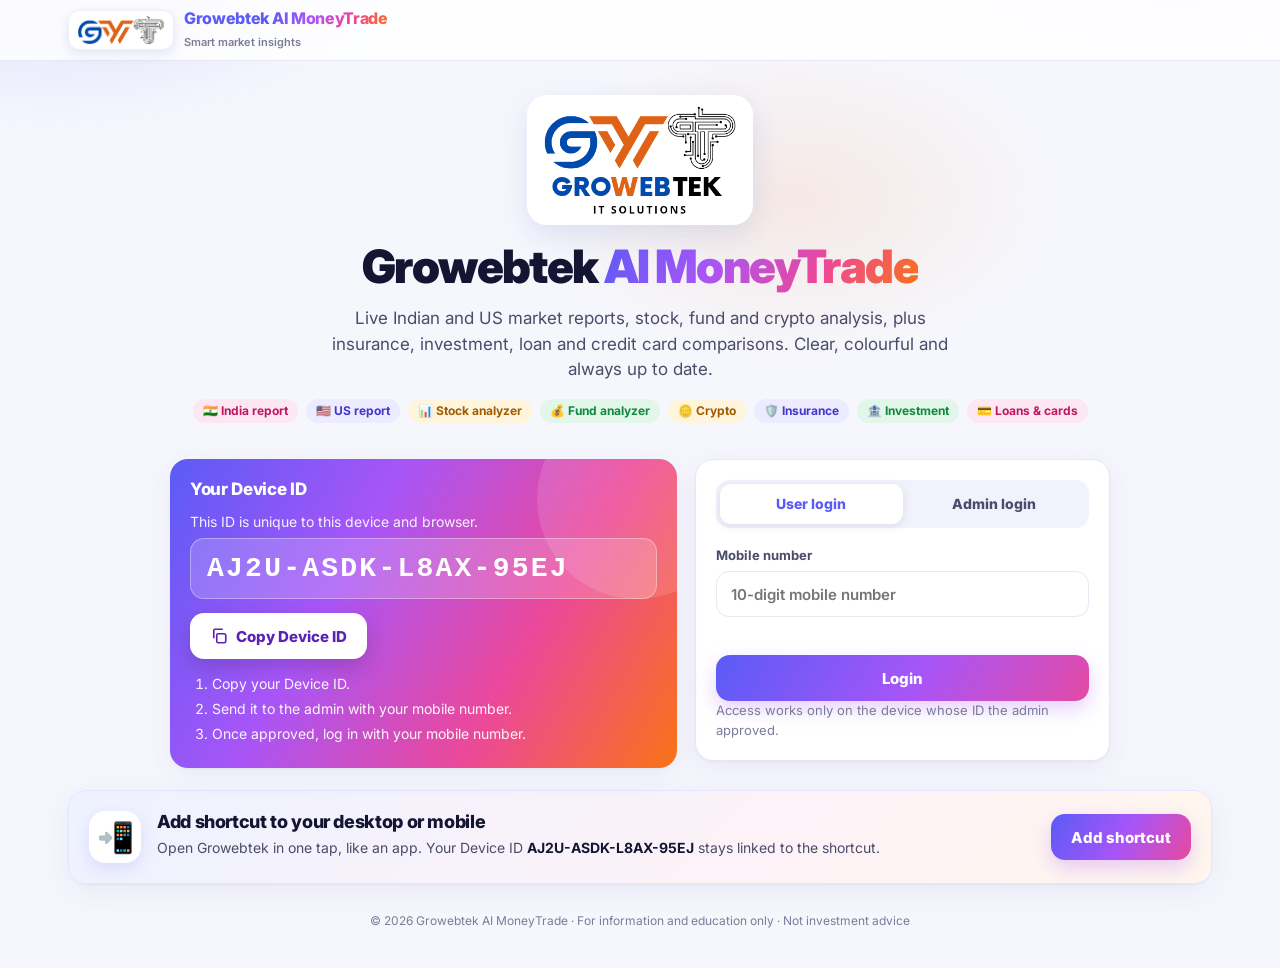
<file: index.html>
<!doctype html>
<html lang="en">
<head>
<meta charset="utf-8">
<meta name="viewport" content="width=device-width,initial-scale=1">
<title>Growebtek AI MoneyTrade</title>
<meta name="description" content="Growebtek AI MoneyTrade: live Indian and US market reports, stock analysis and comparison, mutual fund analysis and comparison.">
<meta name="theme-color" content="#6d5efc">
<meta name="robots" content="noindex">
<link rel="icon" type="image/png" href="assets/icon.png">
<link rel="apple-touch-icon" href="assets/icon.png">
<link rel="preconnect" href="https://fonts.googleapis.com"><link rel="preconnect" href="https://fonts.gstatic.com" crossorigin>
<link href="https://fonts.googleapis.com/css2?family=Inter:wght@400;500;600;700;800;900&display=swap" rel="stylesheet">
<link rel="stylesheet" href="app.css">
<style>
.hero{padding:34px 0 10px;text-align:center}
.hero-logo{display:block;margin:0 auto 14px;height:clamp(96px,16vw,130px);width:auto;background:#fff;border-radius:20px;padding:6px 12px;box-shadow:0 10px 30px rgba(30,64,175,.12)}
.hero h1{font-size:clamp(28px,5vw,46px);font-weight:900;letter-spacing:-.035em}
.hero h1 span{background:var(--gw-grad);-webkit-background-clip:text;background-clip:text;color:transparent}
.hero p{color:var(--gw-ink-2);font-size:clamp(15px,2vw,17px);max-width:620px;margin:12px auto 0}
.feat{display:flex;flex-wrap:wrap;gap:8px;justify-content:center;margin-top:16px}
.auth{display:grid;grid-template-columns:1.1fr .9fr;gap:18px;margin:26px auto 0;max-width:940px;align-items:start}
@media (max-width:820px){.auth{grid-template-columns:1fr}}
.devcard{background:var(--gw-grad);color:#fff;border:0;position:relative;overflow:hidden}
.devcard::after{content:"";position:absolute;right:-60px;top:-60px;width:200px;height:200px;border-radius:50%;background:rgba(255,255,255,.12)}
.devcard h2{color:#fff}
.devid{font:800 clamp(20px,4.2vw,28px) var(--gw-mono);letter-spacing:.08em;background:rgba(255,255,255,.18);border:1px solid rgba(255,255,255,.35);border-radius:14px;padding:14px 16px;margin:6px 0 14px;word-break:break-all;position:relative;z-index:1}
.devcard p{color:rgba(255,255,255,.92);font-size:14px;position:relative;z-index:1}
.devcard .gw-btn{background:#fff;color:#5b21b6;box-shadow:0 8px 20px rgba(0,0,0,.15);position:relative;z-index:1}
.devcard .steps{margin:14px 0 0;padding-left:22px;font-size:14px;color:rgba(255,255,255,.95);position:relative;z-index:1}
.devcard .steps li{margin:4px 0}
.tabs{display:flex;background:var(--gw-soft);border-radius:14px;padding:4px;margin-bottom:18px}
.tabs button{flex:1;border:0;background:transparent;font:800 14px var(--gw-sans);color:var(--gw-ink-2);height:40px;border-radius:11px;cursor:pointer}
.tabs button[aria-selected="true"]{background:#fff;color:var(--gw-indigo);box-shadow:0 2px 8px rgba(60,64,140,.12)}
.pw{position:relative}.pw .gw-input{padding-right:64px}
.pw button{position:absolute;right:8px;top:50%;transform:translateY(-50%);border:0;background:none;font:700 12px var(--gw-sans);color:var(--gw-indigo);cursor:pointer;padding:6px}
.note{font-size:13px;color:var(--gw-ink-3);margin-top:12px}
.banner{max-width:940px;margin:18px auto 0;padding:12px 16px;border-radius:14px;background:#fff4dc;color:#7a4a00;font-weight:600;font-size:14px;border:1px solid #f6dfa8}
/* dashboard */
.welcome{display:flex;flex-wrap:wrap;align-items:flex-end;justify-content:space-between;gap:12px;padding:30px 0 6px}
.welcome h1{font-size:clamp(24px,4vw,34px);font-weight:900}
.welcome h1 span{background:var(--gw-grad);-webkit-background-clip:text;background-clip:text;color:transparent}
.tiles{display:grid;grid-template-columns:repeat(2,minmax(0,1fr));gap:18px;margin-top:18px}
@media (max-width:620px){.tiles{grid-template-columns:1fr}}
.gw .tile{position:relative;display:flex;flex-direction:column;justify-content:space-between;gap:16px;min-height:190px;padding:24px;border-radius:24px;color:#fff;text-decoration:none;overflow:hidden;box-shadow:0 14px 34px var(--sh);transition:transform .2s,box-shadow .2s}
.gw .tile:hover{transform:translateY(-4px);box-shadow:0 20px 44px var(--sh)}
.tile::before{content:"";position:absolute;right:-40px;bottom:-60px;width:220px;height:220px;border-radius:50%;background:rgba(255,255,255,.14)}
.tile::after{content:"";position:absolute;right:60px;top:-50px;width:120px;height:120px;border-radius:50%;background:rgba(255,255,255,.10)}
.tile .ic{width:54px;height:54px;border-radius:16px;background:rgba(255,255,255,.22);display:grid;place-items:center;font-size:28px;position:relative;z-index:1}
.tile h3{font-size:22px;font-weight:900;color:#fff;position:relative;z-index:1}
.tile p{font-size:14px;opacity:.93;margin-top:4px;position:relative;z-index:1}
.tile .go{position:relative;z-index:1;display:inline-flex;align-items:center;gap:6px;font-weight:800;font-size:14px;background:rgba(255,255,255,.22);padding:7px 14px;border-radius:999px;align-self:flex-start}
.t1{background:linear-gradient(135deg,#ff8a3d,#f43f5e);--sh:rgba(244,63,94,.28)}
.t2{background:linear-gradient(135deg,#3b82f6,#6366f1);--sh:rgba(99,102,241,.3)}
.t3{background:linear-gradient(135deg,#8b5cf6,#ec4899);--sh:rgba(168,85,247,.3)}
.t4{background:linear-gradient(135deg,#10b981,#0ea5e9);--sh:rgba(16,185,129,.3)}
.t5{background:linear-gradient(135deg,#f59e0b,#ea580c);--sh:rgba(245,158,11,.3)}
.t6{background:linear-gradient(135deg,#06b6d4,#2563eb);--sh:rgba(6,182,212,.3)}
.t7{background:linear-gradient(135deg,#22c55e,#0d9488);--sh:rgba(34,197,94,.3)}
.t8{background:linear-gradient(135deg,#e11d48,#7c3aed);--sh:rgba(225,29,72,.3)}
/* admin */
.admin{margin-top:30px}
.admin-head{display:flex;align-items:center;justify-content:space-between;gap:12px;flex-wrap:wrap;margin-bottom:14px}
.admin-head h2{font-size:22px;font-weight:900}
.form-grid{display:grid;grid-template-columns:1fr 1fr;gap:0 14px}
@media (max-width:620px){.form-grid{grid-template-columns:1fr}}
.quick{display:flex;flex-wrap:wrap;gap:6px;margin-top:-6px;margin-bottom:14px}
.quick button{border:1px solid var(--gw-line);background:#fff;border-radius:999px;padding:4px 10px;font:700 12px var(--gw-sans);color:var(--gw-ink-2);cursor:pointer}
.quick button:hover{border-color:var(--gw-indigo);color:var(--gw-indigo)}
.stats{display:grid;grid-template-columns:repeat(4,minmax(0,1fr));gap:12px;margin-bottom:16px}
@media (max-width:620px){.stats{grid-template-columns:repeat(2,minmax(0,1fr))}}
.stat{background:#fff;border:1px solid var(--gw-line);border-radius:16px;padding:14px}
.stat b{display:block;font-size:24px;font-weight:900}.stat span{font-size:12px;font-weight:700;color:var(--gw-ink-3);text-transform:uppercase;letter-spacing:.05em}
.act{display:flex;gap:6px;justify-content:flex-end;flex-wrap:wrap}
.act button{border:1px solid var(--gw-line);background:#fff;border-radius:9px;height:30px;padding:0 10px;font:700 12px var(--gw-sans);cursor:pointer;color:var(--gw-ink-2)}
.act button:hover{border-color:var(--gw-indigo);color:var(--gw-indigo)}
.act button.del:hover{border-color:var(--gw-red);color:var(--gw-red);background:var(--gw-dn-bg)}
.mono{font-family:var(--gw-mono);font-size:13px;letter-spacing:.03em}
.empty{text-align:center;color:var(--gw-ink-3);padding:26px 10px}
@media (max-width:720px){
  .utbl thead{display:none}
  .utbl tr{display:grid;grid-template-columns:1fr auto;gap:4px 10px;padding:12px 0;border-bottom:1px solid var(--gw-line)}
  .utbl td{border:0;padding:0}
  .utbl td.c-act{grid-column:1/-1;margin-top:6px}.utbl .act{justify-content:flex-start}
  .utbl td.c-seen::before{content:"Last active: ";color:var(--gw-muted,#888)}.utbl td.c-seen br{display:none}.utbl td.c-seen .muted::before{content:" · "}
}
[hidden]{display:none!important}
</style>
</head>
<body class="gw">
<div id="app"></div>
<footer class="gw-foot">© <span id="yr"></span> Growebtek AI MoneyTrade · For information and education only · Not investment advice</footer>
<script src="config.js"></script>
<script src="app.js"></script>
<script>
(function () {
  'use strict';
  var $ = function (s, r) { return (r || document).querySelector(s); };
  var esc = GW.esc, app = $('#app');
  $('#yr').textContent = new Date().getFullYear();
  var users = [], editing = null;

  function btnBusy(b, on, label) { b.disabled = on; b.innerHTML = on ? '<span class="gw-spin"></span> Please wait…' : label; }
  function todayIst() { return new Date(Date.now() + 5.5 * 3600e3).toISOString().slice(0, 10); }
  function addMonths(n) { var d = new Date(Date.now() + 5.5 * 3600e3); d.setUTCMonth(d.getUTCMonth() + n); return d.toISOString().slice(0, 10); }
  function fmtDate(ymd) { if (!ymd) return '–'; var d = new Date(ymd + 'T00:00:00'); return d.toLocaleDateString('en-IN', { day: 'numeric', month: 'short', year: 'numeric' }); }
  function daysLeft(ymd) { return Math.floor((Date.parse(ymd + 'T23:59:59+05:30') - Date.now()) / 864e5); }

  // ---------------------------------------------------------------- logged out
  function renderLogin(msg) {
    var id = GW.deviceId();
    app.innerHTML =
      '<div class="gw-bar"><div class="gw-bar-in">' + GW.logoHtml('Smart market insights') + '</div></div>' +
      '<div class="gw-wrap">' +
      (msg ? '<div class="banner" role="status">' + esc(msg) + '</div>' : '') +
      '<section class="hero"><img class="hero-logo" src="assets/logo.png" alt="Growebtek IT Solutions"><h1>Growebtek <span>AI MoneyTrade</span></h1>' +
      '<p>Live Indian and US market reports, stock, fund and crypto analysis, plus insurance, investment, loan and credit card comparisons. Clear, colourful and always up to date.</p>' +
      '<div class="feat"><span class="gw-chip pink">🇮🇳 India report</span><span class="gw-chip indigo">🇺🇸 US report</span><span class="gw-chip amber">📊 Stock analyzer</span><span class="gw-chip green">💰 Fund analyzer</span><span class="gw-chip amber">🪙 Crypto</span><span class="gw-chip indigo">🛡️ Insurance</span><span class="gw-chip green">🏦 Investment</span><span class="gw-chip pink">💳 Loans &amp; cards</span></div></section>' +
      '<div class="auth">' +
      '<section class="gw-card devcard" aria-labelledby="devh"><h2 id="devh">Your Device ID</h2>' +
      '<p>This ID is unique to this device and browser.</p>' +
      '<div class="devid" id="devid">' + GW.prettyId(id) + '</div>' +
      '<button class="gw-btn" type="button" data-gw-copy><svg width="18" height="18" viewBox="0 0 24 24" fill="none" stroke="currentColor" stroke-width="2.2" aria-hidden="true"><rect x="9" y="9" width="12" height="12" rx="2"/><path d="M5 15V5a2 2 0 0 1 2-2h10"/></svg> Copy Device ID</button>' +
      '<ol class="steps"><li>Copy your Device ID.</li><li>Send it to the admin with your mobile number.</li><li>Once approved, log in with your mobile number.</li></ol></section>' +
      '<section class="gw-card" aria-label="Login">' +
      '<div class="tabs" role="tablist"><button role="tab" aria-selected="true" data-tab="user">User login</button><button role="tab" aria-selected="false" data-tab="admin">Admin login</button></div>' +
      '<form id="f-user" novalidate><div class="gw-field"><label for="u-mob">Mobile number</label><input class="gw-input" id="u-mob" inputmode="numeric" autocomplete="tel" placeholder="10-digit mobile number" maxlength="14"></div>' +
      '<div class="gw-err" id="u-err" role="alert"></div><button class="gw-btn" style="width:100%" type="submit">Login</button>' +
      '<p class="note">Access works only on the device whose ID the admin approved.</p></form>' +
      '<form id="f-admin" novalidate hidden><div class="gw-field"><label for="a-mob">Admin mobile number</label><input class="gw-input" id="a-mob" inputmode="numeric" autocomplete="username" placeholder="10-digit mobile number" maxlength="14"></div>' +
      '<div class="gw-field"><label for="a-pw">Password</label><div class="pw"><input class="gw-input" id="a-pw" type="password" autocomplete="current-password" placeholder="Admin password"><button type="button" id="a-eye">Show</button></div></div>' +
      '<div class="gw-err" id="a-err" role="alert"></div><button class="gw-btn" style="width:100%" type="submit">Login as admin</button></form>' +
      '</section></div>' + GW.installCard() + '</div>';
    GW.bindInstall();

    app.querySelectorAll('[data-tab]').forEach(function (b) {
      b.onclick = function () {
        app.querySelectorAll('[data-tab]').forEach(function (x) { x.setAttribute('aria-selected', String(x === b)); });
        $('#f-user').hidden = b.dataset.tab !== 'user'; $('#f-admin').hidden = b.dataset.tab !== 'admin';
        (b.dataset.tab === 'user' ? $('#u-mob') : $('#a-mob')).focus();
      };
    });
    $('#a-eye').onclick = function () { var i = $('#a-pw'); i.type = i.type === 'password' ? 'text' : 'password'; this.textContent = i.type === 'password' ? 'Show' : 'Hide'; };
    $('#f-user').onsubmit = function (e) {
      e.preventDefault();
      var m = $('#u-mob').value.replace(/\D/g, ''), err = $('#u-err'), b = this.querySelector('button[type=submit]');
      if (m.length > 10) m = m.slice(-10);
      if (m.length !== 10) { err.textContent = 'Please enter a valid 10-digit mobile number.'; return; }
      err.textContent = ''; btnBusy(b, true);
      GW.api('userLogin', { mobile: m }, { noRedirect: true }).then(function (r) { GW.setSession(r); route(); })
        .catch(function (x) { err.textContent = x.message; btnBusy(b, false, 'Login'); });
    };
    $('#f-admin').onsubmit = function (e) {
      e.preventDefault();
      var m = $('#a-mob').value.replace(/\D/g, ''), pw = $('#a-pw').value, err = $('#a-err'), b = this.querySelector('button[type=submit]');
      if (m.length < 10 || !pw) { err.textContent = 'Enter the admin mobile number and password.'; return; }
      err.textContent = ''; btnBusy(b, true);
      GW.api('adminLogin', { mobile: m, password: pw }, { noRedirect: true }).then(function (r) { GW.setSession(r); route(); })
        .catch(function (x) { err.textContent = x.message; btnBusy(b, false, 'Login as admin'); });
    };
  }

  // ---------------------------------------------------------------- dashboard
  var TILES = [
    ['india/', 't1', '🇮🇳', 'India Stock Market Report', 'Nifty, Sensex, sectors, movers, news and outlook — live.'],
    ['us/', 't2', '🇺🇸', 'US Stock Market Report', 'S&P 500, Dow, Nasdaq, sectors, movers, news and outlook.'],
    ['analyzer/', 't3', '📊', 'Stock Analyzer', 'Full analysis of any stock worldwide, plus side-by-side comparison.'],
    ['funds/', 't4', '💰', 'Mutual Fund Analyzer', 'Returns, risk, consistency and comparison of mutual funds.'],
    ['crypto/', 't5', '🪙', 'Crypto Analysis', 'Live crypto market report, coin analyzer and comparison with news.'],
    ['insurance/', 't6', '🛡️', 'Insurance Analyzer', 'Health, vehicle, life, term and travel plans compared on claims and cost.'],
    ['invest/', 't7', '🏦', 'Investment', 'ULIPs, fixed deposits, schemes, bonds and gold compared on returns and safety.'],
    ['loans/', 't8', '💳', 'Loan & Credit Card', 'Loans and credit cards compared on rates, fees and rewards.']
  ];
  function renderDash(s) {
    var isAdmin = s.role === 'admin';
    app.innerHTML = '';
    GW.appBar({ home: false, sub: isAdmin ? 'Admin' : 'Welcome' });
    var w = document.createElement('div'); w.className = 'gw-wrap'; app.appendChild(w);
    var dl = s.expiry ? daysLeft(s.expiry) : null;
    w.innerHTML = '<div class="welcome"><div><h1>Hello <span>' + (isAdmin ? 'Admin' : esc(s.name || 'there')) + '</span> 👋</h1>' +
      '<p class="muted" style="margin-top:4px">What would you like to explore today?</p></div>' +
      (isAdmin ? '<span class="gw-chip indigo">Admin access</span>' : s.expiry ? '<span class="gw-chip ' + (dl <= 7 ? 'amber' : 'green') + '">Access till ' + fmtDate(s.expiry) + (dl <= 7 ? ' · ' + Math.max(dl, 0) + ' day' + (dl === 1 ? '' : 's') + ' left' : '') + '</span>' : '') + '</div>' +
      '<nav class="tiles" aria-label="Sections">' + TILES.map(function (t) {
        return '<a class="tile ' + t[1] + '" href="' + t[0] + '"><span class="ic" aria-hidden="true">' + t[2] + '</span><span><h3>' + t[3] + '</h3><p>' + esc(t[4]) + '</p></span><span class="go">Open →</span></a>';
      }).join('') + '</nav>' + GW.installCard() + (isAdmin ? '<section class="admin" id="admin"></section>' : '');
    GW.bindInstall();
    if (isAdmin) renderAdmin();
    else GW.api('me').then(function (r) { if (r.expiry && r.expiry !== s.expiry) { s.expiry = r.expiry; s.name = r.name; GW.setSession(s); renderDash(s); } }).catch(function () {});
  }

  // ---------------------------------------------------------------- admin panel
  function renderAdmin() {
    var a = $('#admin');
    a.innerHTML = '<div class="admin-head"><h2>Admin panel</h2><button class="gw-btn ghost sm" type="button" id="pw-open">Change password</button></div>' +
      '<div class="stats" id="stats"></div>' +
      '<div class="gw-grid" style="grid-template-columns:minmax(0,380px) minmax(0,1fr)" id="adm-grid">' +
      '<section class="gw-card"><h2 id="frm-h">Give access</h2><form id="f-add" novalidate>' +
      '<div class="gw-field"><label for="n-mob">User mobile number</label><input class="gw-input" id="n-mob" inputmode="numeric" placeholder="10-digit mobile number" maxlength="14"></div>' +
      '<div class="gw-field"><label for="n-dev">Device ID (16 characters)</label><input class="gw-input mono" id="n-dev" placeholder="XXXX-XXXX-XXXX-XXXX" maxlength="19" autocomplete="off" spellcheck="false"></div>' +
      '<div class="gw-field"><label for="n-exp">Access valid till</label><input class="gw-input" id="n-exp" type="date"></div>' +
      '<div class="quick" id="quick"><button type="button" data-m="1">+1 month</button><button type="button" data-m="3">+3 months</button><button type="button" data-m="6">+6 months</button><button type="button" data-m="12">+1 year</button></div>' +
      '<div class="gw-field"><label for="n-name">Name <span class="muted">(optional)</span></label><input class="gw-input" id="n-name" maxlength="60" placeholder="e.g. Rahul Sharma"></div>' +
      '<div class="gw-err" id="n-err" role="alert"></div>' +
      '<div style="display:flex;gap:8px"><button class="gw-btn" style="flex:1" type="submit" id="n-save">Give access</button><button class="gw-btn ghost" type="button" id="n-cancel" hidden>Cancel</button></div></form></section>' +
      '<section class="gw-card"><div class="admin-head" style="margin:0 0 10px"><h2 style="margin:0">Users</h2><input class="gw-input" id="u-q" placeholder="Search mobile, name or ID" style="max-width:240px;height:38px;font-size:14px"></div>' +
      '<div class="gw-tbl-wrap"><table class="gw-tbl utbl"><thead><tr><th>User</th><th>Device ID</th><th>Valid till</th><th>Last active</th><th>Status</th><th class="r">Actions</th></tr></thead><tbody id="u-body"><tr><td colspan="6" class="empty"><span class="gw-spin dark" style="display:inline-block"></span></td></tr></tbody></table></div></section></div>' +
      '<section class="gw-card" id="pw-card" hidden style="margin-top:16px;max-width:520px"><h2>Change admin password</h2><form id="f-pw" novalidate>' +
      '<div class="gw-field"><label for="p-old">Current password</label><input class="gw-input" id="p-old" type="password" autocomplete="current-password"></div>' +
      '<div class="gw-field"><label for="p-new">New password</label><input class="gw-input" id="p-new" type="password" autocomplete="new-password" placeholder="At least 10 characters, letters and numbers"></div>' +
      '<div class="gw-field"><label for="p-new2">Repeat new password</label><input class="gw-input" id="p-new2" type="password" autocomplete="new-password"></div>' +
      '<div class="gw-err" id="p-err" role="alert"></div><button class="gw-btn" type="submit">Update password</button></form></section>';
    var grid = $('#adm-grid');
    var mq = window.matchMedia('(max-width:900px)');
    var fit = function () { grid.style.gridTemplateColumns = mq.matches ? '1fr' : 'minmax(0,380px) minmax(0,1fr)'; };
    fit(); mq.addEventListener ? mq.addEventListener('change', fit) : mq.addListener(fit);

    $('#n-exp').min = todayIst(); $('#n-exp').value = addMonths(1);
    $('#quick').onclick = function (e) { var b = e.target.closest('[data-m]'); if (b) $('#n-exp').value = addMonths(+b.dataset.m); };
    $('#n-dev').oninput = function () {
      var v = this.value.toUpperCase().replace(/[^A-Z0-9]/g, '').slice(0, 16);
      this.value = v.replace(/(.{4})(?=.)/g, '$1-');
    };
    $('#f-add').onsubmit = saveUser;
    $('#n-cancel').onclick = resetForm;
    $('#u-q').oninput = drawUsers;
    $('#pw-open').onclick = function () { var c = $('#pw-card'); c.hidden = !c.hidden; if (!c.hidden) { c.scrollIntoView({ behavior: 'smooth', block: 'center' }); $('#p-old').focus(); } };
    $('#f-pw').onsubmit = changePw;
    $('#u-body').onclick = rowAction;
    loadUsers();
  }
  function loadUsers() {
    GW.api('listUsers').then(function (r) { users = r.users || []; drawUsers(); })
      .catch(function (e) { $('#u-body').innerHTML = '<tr><td colspan="6" class="empty">' + esc(e.message) + '</td></tr>'; });
  }
  function status(u) {
    if (u.status === 'blocked') return ['Paused', 'amber'];
    var d = daysLeft(u.expiry);
    if (d < 0) return ['Expired', 'red'];
    if (d <= 7) return [d + ' day' + (d === 1 ? '' : 's') + ' left', 'amber'];
    return ['Active', 'green'];
  }
  function seen(t) {
    if (!t) return '<span class="muted">Never</span>';
    var d = new Date(t), ago = (Date.now() - t) / 6e4;
    var rel = ago < 15 ? 'Active now' : ago < 60 ? Math.round(ago) + ' min ago' : ago < 1440 ? Math.round(ago / 60) + ' hr ago' : Math.round(ago / 1440) + ' day' + (ago < 2880 ? '' : 's') + ' ago';
    return d.toLocaleString('en-IN', { timeZone: 'Asia/Kolkata', day: 'numeric', month: 'short', year: 'numeric', hour: 'numeric', minute: '2-digit', hour12: true }) + '<br><span class="muted">' + rel + '</span>';
  }
  function drawUsers() {
    var act = 0, exp = 0, soon = 0;
    users.forEach(function (u) { var s = status(u)[0]; if (s === 'Expired') exp++; else if (s === 'Paused') {} else { act++; if (s !== 'Active') soon++; } });
    $('#stats').innerHTML = [[users.length, 'Total users'], [act, 'Active'], [soon, 'Expiring in 7 days'], [exp, 'Expired']].map(function (x) {
      return '<div class="stat"><b>' + x[0] + '</b><span>' + x[1] + '</span></div>';
    }).join('');
    var q = ($('#u-q').value || '').toLowerCase().replace(/[-\s]/g, '');
    var list = users.filter(function (u) { return !q || (u.mobile + u.deviceId + (u.name || '')).toLowerCase().replace(/\s/g, '').indexOf(q) >= 0; });
    $('#u-body').innerHTML = list.length ? list.map(function (u, i) {
      var st = status(u), k = users.indexOf(u);
      return '<tr><td><b>' + esc(u.name || 'User') + '</b><br><span class="muted mono">' + esc(u.mobile) + '</span></td>' +
        '<td class="mono">' + GW.prettyId(u.deviceId) + '</td><td>' + fmtDate(u.expiry) + '</td><td class="c-seen">' + seen(u.lastSeen) + '</td>' +
        '<td><span class="gw-chip ' + st[1] + '">' + st[0] + '</span></td>' +
        '<td class="c-act"><div class="act"><button type="button" data-a="edit" data-k="' + k + '">Edit</button>' +
        '<button type="button" data-a="extend" data-k="' + k + '">+1 month</button>' +
        '<button type="button" data-a="pause" data-k="' + k + '">' + (u.status === 'blocked' ? 'Resume' : 'Pause') + '</button>' +
        '<button type="button" class="del" data-a="del" data-k="' + k + '">Remove</button></div></td></tr>';
    }).join('') : '<tr><td colspan="6" class="empty">' + (users.length ? 'No match.' : 'No users yet. Give access using the form.') + '</td></tr>';
  }
  function resetForm() {
    editing = null; $('#f-add').reset(); $('#n-exp').value = addMonths(1);
    $('#frm-h').textContent = 'Give access'; $('#n-save').textContent = 'Give access'; $('#n-cancel').hidden = true; $('#n-err').textContent = '';
  }
  function saveUser(e) {
    e.preventDefault();
    var m = $('#n-mob').value.replace(/\D/g, '').slice(-10), d = $('#n-dev').value.replace(/[^A-Z0-9]/gi, '').toUpperCase(), x = $('#n-exp').value, err = $('#n-err');
    if (m.length !== 10) { err.textContent = 'Mobile number must have 10 digits.'; return; }
    if (d.length !== 16) { err.textContent = 'Device ID must be exactly 16 letters/numbers.'; return; }
    if (!x) { err.textContent = 'Choose the date access is valid till.'; return; }
    var dup = users.filter(function (u) { return u.mobile === m && u.deviceId === d && u !== editing; })[0];
    if (dup && !confirm('This mobile + device already has access till ' + fmtDate(dup.expiry) + '. Update it?')) return;
    var b = $('#n-save'), label = b.textContent; err.textContent = ''; btnBusy(b, true);
    var data = { mobile: m, newDeviceId: d, expiry: x, name: $('#n-name').value.trim(), status: editing ? editing.status : 'active' };
    if (editing) { data.origMobile = editing.mobile; data.origDeviceId = editing.deviceId; }
    GW.api('saveUser', data).then(function () { GW.toast(editing ? 'User updated' : 'Access given'); resetForm(); btnBusy(b, false, 'Give access'); loadUsers(); })
      .catch(function (x2) { err.textContent = x2.message; btnBusy(b, false, label); });
  }
  function rowAction(e) {
    var b = e.target.closest('[data-a]'); if (!b) return;
    var u = users[+b.dataset.k]; if (!u) return;
    if (b.dataset.a === 'edit') {
      editing = u; $('#n-mob').value = u.mobile; $('#n-dev').value = GW.prettyId(u.deviceId); $('#n-exp').value = u.expiry; $('#n-name').value = u.name || '';
      $('#n-exp').min = ''; $('#frm-h').textContent = 'Edit access'; $('#n-save').textContent = 'Save changes'; $('#n-cancel').hidden = false;
      $('#f-add').scrollIntoView({ behavior: 'smooth', block: 'center' }); $('#n-exp').focus(); return;
    }
    if (b.dataset.a === 'del') {
      if (!confirm('Remove access for ' + (u.name || u.mobile) + ' on device ' + GW.prettyId(u.deviceId) + '?')) return;
      b.disabled = true;
      GW.api('deleteUser', { mobile: u.mobile, targetDeviceId: u.deviceId }).then(function () { GW.toast('Access removed'); loadUsers(); })
        .catch(function (x) { alert(x.message); b.disabled = false; });
      return;
    }
    var data = { mobile: u.mobile, newDeviceId: u.deviceId, origMobile: u.mobile, origDeviceId: u.deviceId, name: u.name || '', expiry: u.expiry, status: u.status };
    if (b.dataset.a === 'extend') {
      var base = daysLeft(u.expiry) < 0 ? new Date(Date.now() + 5.5 * 3600e3) : new Date(u.expiry + 'T00:00:00Z');
      base.setUTCMonth(base.getUTCMonth() + 1); data.expiry = base.toISOString().slice(0, 10);
    }
    if (b.dataset.a === 'pause') data.status = u.status === 'blocked' ? 'active' : 'blocked';
    b.disabled = true;
    GW.api('saveUser', data).then(function () { GW.toast(b.dataset.a === 'extend' ? 'Extended till ' + fmtDate(data.expiry) : data.status === 'blocked' ? 'Access paused' : 'Access resumed'); loadUsers(); })
      .catch(function (x) { alert(x.message); b.disabled = false; });
  }
  function changePw(e) {
    e.preventDefault();
    var o = $('#p-old').value, n = $('#p-new').value, n2 = $('#p-new2').value, err = $('#p-err'), b = this.querySelector('button[type=submit]');
    if (n !== n2) { err.textContent = 'New passwords do not match.'; return; }
    if (n.length < 10 || !/[A-Za-z]/.test(n) || !/\d/.test(n)) { err.textContent = 'Use at least 10 characters with letters and numbers.'; return; }
    err.textContent = ''; btnBusy(b, true);
    GW.api('changePassword', { oldPassword: o, newPassword: n }).then(function () {
      alert('Password changed. Please log in again with the new password.'); GW.clearSession(); location.hash = ''; route();
    }).catch(function (x) { err.textContent = x.message; btnBusy(b, false, 'Update password'); });
  }

  // ---------------------------------------------------------------- router
  function route() {
    var bar = document.getElementById('gw-bar'); if (bar) bar.remove();
    var s = GW.session();
    if (s) { if (location.hash) history.replaceState(null, '', location.pathname); renderDash(s); window.scrollTo(0, 0); return; }
    var h = location.hash.slice(1);
    renderLogin(!GW.cfg.API_URL ? 'Setup pending: the app is not connected to its backend yet.' : h === 'expired' ? 'Your session ended. Please log in again.' : h === 'login' ? 'Please log in to continue.' : '');
  }
  route();
})();
</script>
</body>
</html>
</file>
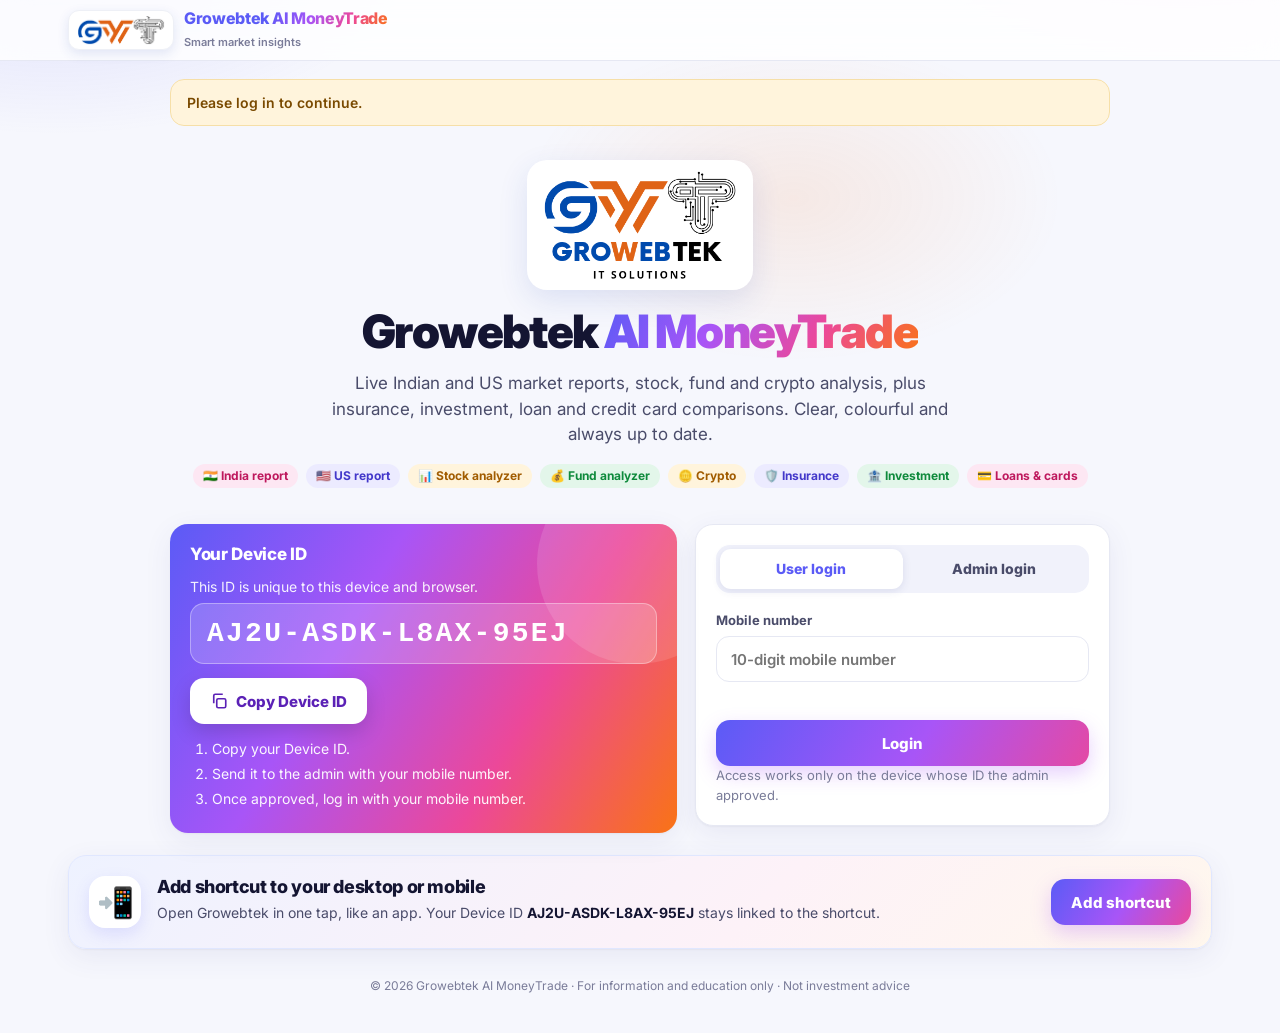
<file: analyzer/index.html>
<!doctype html>
<html lang="en">
<head>
<meta charset="utf-8">
<meta name="viewport" content="width=device-width,initial-scale=1">
<title>Stock Analyzer · Growebtek AI MoneyTrade</title>
<meta name="description" content="Analyze any listed stock worldwide: price chart, returns, technicals, fundamentals, analyst view, AI scorecard, and side-by-side comparison.">
<meta name="theme-color" content="#6d5efc">
<meta name="robots" content="noindex">
<link rel="icon" type="image/png" href="../assets/icon.png">
<link rel="apple-touch-icon" href="../assets/icon.png">
<link rel="preconnect" href="https://fonts.googleapis.com"><link rel="preconnect" href="https://fonts.gstatic.com" crossorigin>
<link href="https://fonts.googleapis.com/css2?family=Inter:wght@400;500;600;700;800;900&display=swap" rel="stylesheet">
<link rel="stylesheet" href="../app.css">
<link rel="stylesheet" href="analyzer.css">
</head>
<body class="gw">
<main class="gw-wrap">
  <section class="an-hero">
    <div>
      <h1>AI <span>Stock Analyzer</span></h1>
      <p>Any listed company, any country. Get a full analysis in its own currency, or compare up to 4 stocks side by side.</p>
    </div>
    <div class="an-tabs" role="tablist" aria-label="Mode">
      <button type="button" role="tab" id="tab-analyze" aria-selected="true" aria-controls="panel-analyze">📊 Analyze</button>
      <button type="button" role="tab" id="tab-compare" aria-selected="false" aria-controls="panel-compare">⚖️ Compare <span class="cnt" id="cmp-cnt">0</span></button>
    </div>
  </section>

  <section class="gw-card an-search">
    <div class="an-sbox">
      <svg class="ic" width="20" height="20" viewBox="0 0 24 24" fill="none" stroke="currentColor" stroke-width="2.4" stroke-linecap="round" aria-hidden="true"><circle cx="11" cy="11" r="7"/><path d="M20 20l-3.5-3.5"/></svg>
      <input id="q" class="gw-input" type="search" autocomplete="off" spellcheck="false" placeholder="Search a company or symbol, e.g. Reliance, Apple, Toyota" aria-label="Search stocks" role="combobox" aria-expanded="false" aria-controls="dd" aria-autocomplete="list">
      <span class="gw-spin dark" id="q-spin" hidden></span>
      <div class="an-dd" id="dd" role="listbox" hidden></div>
    </div>
    <div class="an-picks" id="picks"></div>
    <div class="an-picks" id="recent" hidden></div>
  </section>

  <section id="panel-analyze" role="tabpanel" aria-labelledby="tab-analyze">
    <div class="an-out" id="an-out"></div>
  </section>

  <section id="panel-compare" role="tabpanel" aria-labelledby="tab-compare" hidden>
    <div class="an-out">
      <div class="gw-card">
        <h2>⚖️ Compare stocks <span class="sub">2 to 4 stocks, any countries</span></h2>
        <div class="an-cmpbar" id="cmp-chips"></div>
        <p class="an-hint" id="cmp-hint"></p>
      </div>
      <div id="cmp-out" class="an-out" style="margin-top:0"></div>
    </div>
  </section>
</main>
<footer class="gw-foot">© <span id="yr"></span> Growebtek AI MoneyTrade · For information and education only · Not investment advice</footer>
<script src="../config.js"></script>
<script src="../app.js"></script>
<script src="analyzer.js"></script>
</body>
</html>
</file>
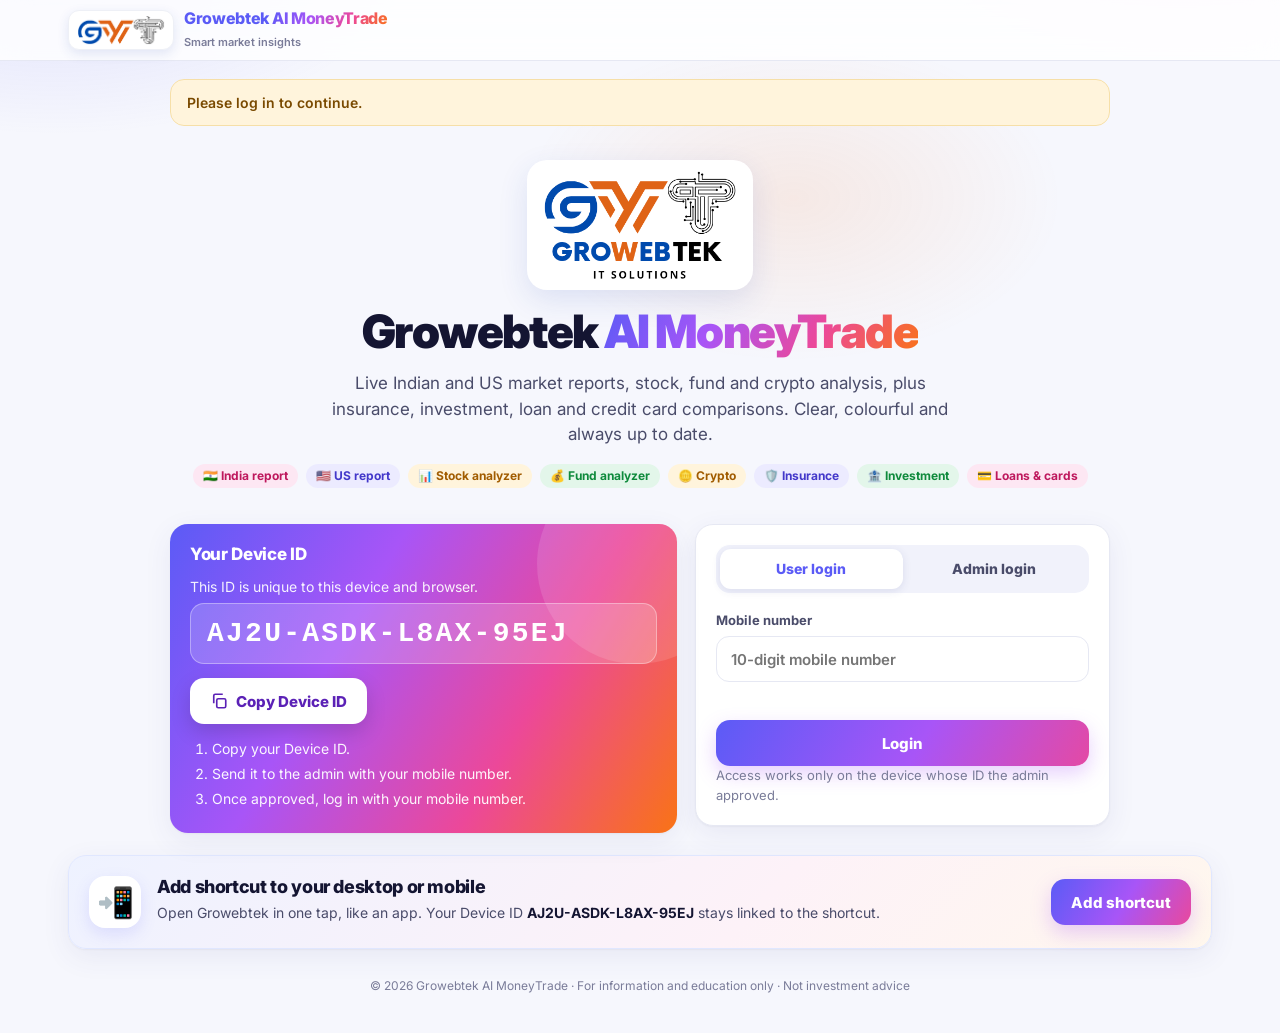
<file: crypto/index.html>
<!doctype html>
<html lang="en">
<head>
<meta charset="utf-8">
<meta name="viewport" content="width=device-width,initial-scale=1">
<title>Crypto Analysis · Growebtek AI MoneyTrade</title>
<meta name="description" content="Live crypto market report, coin analyzer and coin comparison with the latest news.">
<meta name="theme-color" content="#6d5efc">
<meta name="robots" content="noindex">
<link rel="icon" type="image/png" href="../assets/icon.png">
<link rel="apple-touch-icon" href="../assets/icon.png">
<link rel="preconnect" href="https://fonts.googleapis.com"><link rel="preconnect" href="https://fonts.gstatic.com" crossorigin>
<link href="https://fonts.googleapis.com/css2?family=Inter:wght@400;500;600;700;800;900&display=swap" rel="stylesheet">
<link rel="preconnect" href="https://api.coingecko.com" crossorigin>
<link rel="stylesheet" href="../app.css">
<link rel="stylesheet" href="../funds/funds.css">
<link rel="stylesheet" href="../kit/kit.css">
</head>
<body class="gw">
<main class="gw-wrap fx">
  <section class="fx-hero">
    <div>
      <h1>Crypto <span>Analysis</span></h1>
      <p>Live market report for all major coins, a full analyzer for any coin, and side-by-side comparison, with the latest news.</p>
    </div>
    <div class="fx-seg sm" id="curTabs" role="tablist" aria-label="Currency">
      <button type="button" role="tab" data-cur="usd" aria-selected="true">USD $</button>
      <button type="button" role="tab" data-cur="inr" aria-selected="false">INR ₹</button>
    </div>
  </section>

  <section class="gw-card fx-ctl" aria-label="Crypto">
    <div class="fx-top">
      <div class="fx-seg" id="tabs" role="tablist" aria-label="Section">
        <button type="button" role="tab" data-tab="report" aria-selected="true">Market Report</button>
        <button type="button" role="tab" data-tab="coin" aria-selected="false">Coin Analyzer</button>
      </div>
      <div class="fx-seg sm" id="modeTabs" role="tablist" aria-label="Mode" hidden>
        <button type="button" role="tab" data-mode="analyze" aria-selected="true">Analyze</button>
        <button type="button" role="tab" data-mode="compare" aria-selected="false">Compare<span class="cnt" id="cmpCnt" hidden>0</span></button>
      </div>
    </div>
    <div id="searchBox" hidden>
      <div class="fx-search">
        <svg class="ic" width="18" height="18" viewBox="0 0 24 24" fill="none" stroke="currentColor" stroke-width="2.4" stroke-linecap="round" aria-hidden="true"><circle cx="11" cy="11" r="7"/><path d="M20 20l-3.5-3.5"/></svg>
        <input class="gw-input" id="q" type="search" autocomplete="off" spellcheck="false" placeholder="Search a coin, e.g. Bitcoin, SOL, Dogecoin" aria-label="Search coins" aria-autocomplete="list" aria-controls="dd" role="combobox" aria-expanded="false">
        <span class="gw-spin dark" id="qSpin" hidden></span>
        <ul class="fx-dd" id="dd" role="listbox" hidden></ul>
      </div>
      <div class="fx-picks" id="picks"></div>
      <div class="fx-tray" id="tray" hidden></div>
    </div>
    <p class="fx-note" id="rptNote">Prices refresh every minute while this page is open. Tap any coin to analyze it.</p>
  </section>

  <div id="view" aria-live="polite"></div>

  <p class="gw-foot"><b>Not investment advice.</b> Crypto assets are unregulated in India and highly volatile; you can lose all of the money you put in. Figures come from public market data and are for education only. Past performance does not guarantee future returns. Profits on crypto in India are taxed at 30% plus 1% TDS on transfers.</p>
</main>
<script src="../config.js"></script>
<script src="../app.js"></script>
<script src="../kit/kit.js"></script>
<script src="crypto.js"></script>
</body>
</html>
</file>
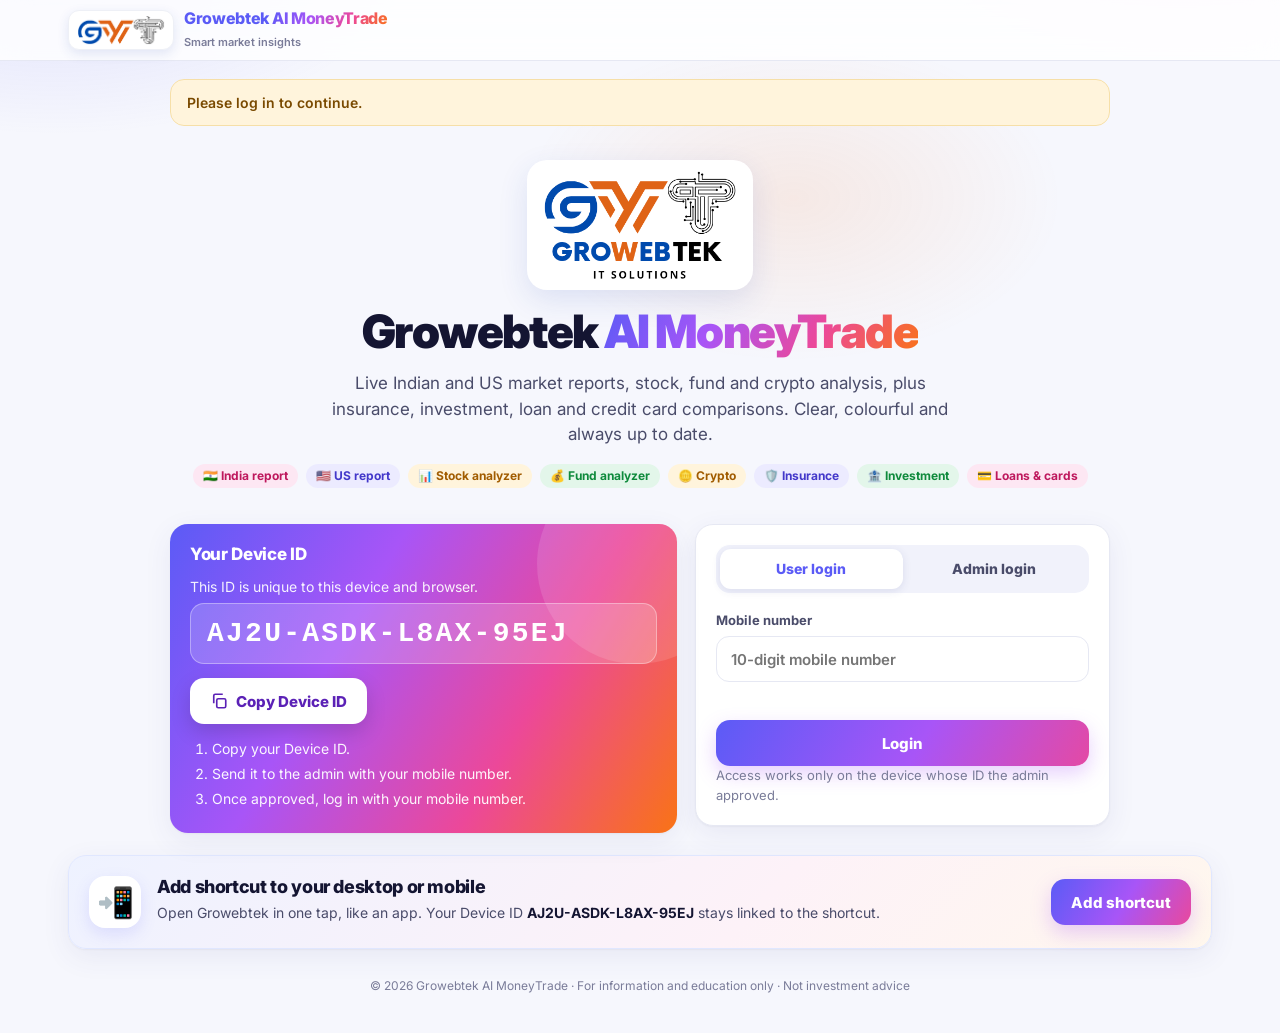
<file: funds/index.html>
<!doctype html>
<html lang="en">
<head>
<meta charset="utf-8">
<meta name="viewport" content="width=device-width,initial-scale=1">
<title>Mutual Fund Analyzer · Growebtek AI MoneyTrade</title>
<meta name="description" content="Analyze and compare Indian mutual funds and global funds & ETFs: returns, SIP XIRR, risk, rolling returns and an AI fund score.">
<meta name="theme-color" content="#6d5efc">
<meta name="robots" content="noindex">
<link rel="icon" type="image/png" href="../assets/icon.png">
<link rel="apple-touch-icon" href="../assets/icon.png">
<link rel="preconnect" href="https://fonts.googleapis.com"><link rel="preconnect" href="https://fonts.gstatic.com" crossorigin>
<link href="https://fonts.googleapis.com/css2?family=Inter:wght@400;500;600;700;800;900&display=swap" rel="stylesheet">
<link rel="preconnect" href="https://api.mfapi.in" crossorigin>
<link rel="stylesheet" href="../app.css">
<link rel="stylesheet" href="funds.css">
</head>
<body class="gw">
<main class="gw-wrap fx">
  <section class="fx-hero">
    <div>
      <h1>Mutual Fund <span>Analyzer</span></h1>
      <p>Returns, SIP growth, risk, consistency and an AI fund score from full NAV history. Compare up to 4 funds side by side.</p>
    </div>
  </section>

  <section class="gw-card fx-ctl" aria-label="Find a fund">
    <div class="fx-top">
      <div class="fx-seg" id="srcTabs" role="tablist" aria-label="Fund type">
        <button type="button" role="tab" data-src="mf" aria-selected="true">Indian Mutual Funds</button>
        <button type="button" role="tab" data-src="gl" aria-selected="false">Global Funds &amp; ETFs</button>
      </div>
      <div class="fx-seg sm" id="modeTabs" role="tablist" aria-label="Mode">
        <button type="button" role="tab" data-mode="analyze" aria-selected="true">Analyze</button>
        <button type="button" role="tab" data-mode="compare" aria-selected="false">Compare<span class="cnt" id="cmpCnt" hidden>0</span></button>
      </div>
    </div>
    <div class="fx-search">
      <svg class="ic" width="18" height="18" viewBox="0 0 24 24" fill="none" stroke="currentColor" stroke-width="2.4" stroke-linecap="round" aria-hidden="true"><circle cx="11" cy="11" r="7"/><path d="M20 20l-3.5-3.5"/></svg>
      <input class="gw-input" id="q" type="search" autocomplete="off" spellcheck="false" placeholder="Search a fund, e.g. Parag Parikh Flexi Cap" aria-label="Search funds" aria-autocomplete="list" aria-controls="dd" role="combobox" aria-expanded="false">
      <span class="gw-spin dark" id="qSpin" hidden></span>
      <ul class="fx-dd" id="dd" role="listbox" hidden></ul>
    </div>
    <div class="fx-picks" id="picks"></div>
    <div class="fx-picks" id="recent" hidden></div>
    <div class="fx-tray" id="tray" hidden></div>
  </section>

  <div id="view" aria-live="polite"></div>

  <p class="gw-foot"><b>Not investment advice.</b> Figures are computed from historical NAV / price data and are for education only. Past performance does not guarantee future returns. Mutual fund investments are subject to market risks; read all scheme-related documents carefully.</p>
</main>
<script src="../config.js"></script>
<script src="../app.js"></script>
<script src="funds.js"></script>
</body>
</html>
</file>
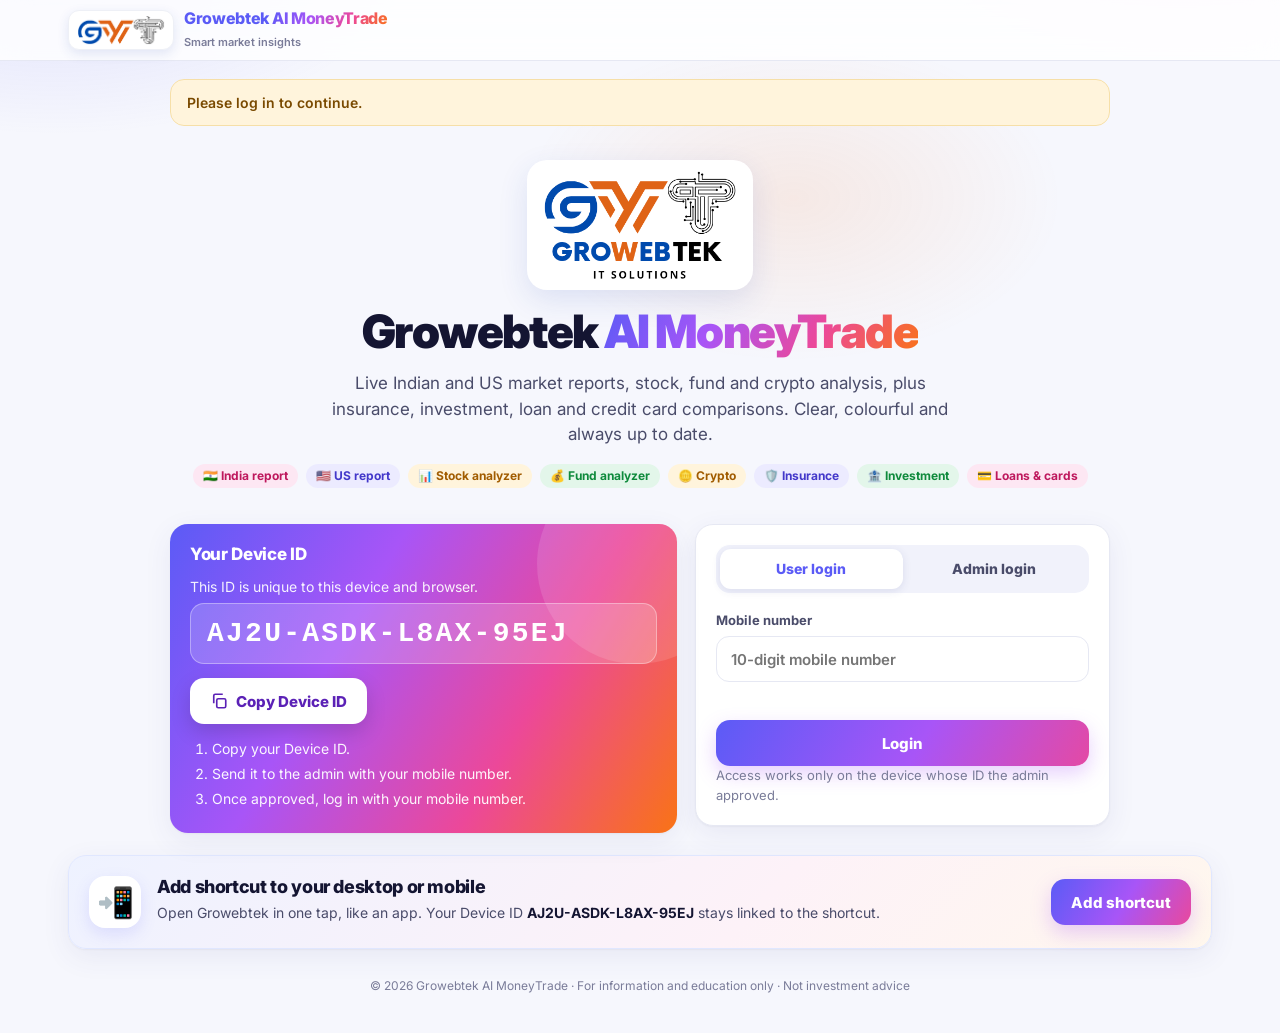
<file: india/index.html>
<!doctype html>
<html lang="en">
<head>
<meta charset="utf-8">
<meta name="viewport" content="width=device-width,initial-scale=1">
<title>India Stock Market Report · Growebtek AI MoneyTrade</title>
<meta name="description" content="Live Indian stock market report: Nifty, Sensex, Bank Nifty, sectors, top gainers and losers, trending stocks, news and outlook.">
<meta name="theme-color" content="#0e0f12">
<meta property="og:title" content="India Stock Market Report">
<meta property="og:description" content="Live Indian Market Report: indices, movers, sectors, news and outlook.">
<link rel="icon" type="image/png" href="../assets/icon.png">
<link rel="apple-touch-icon" href="../assets/icon.png">
<link rel="stylesheet" href="../app.css">
<style>
:root{
  --page:#f5f5f2;--card:#fdfdfb;--card-2:#efeeea;--line:#e2e1dc;
  --ink:#111;--ink-2:#4f4e4a;--ink-3:#6b6a65;
  --up:#0f7a33;--up-mark:#17a34a;--up-bg:#e2f3e6;
  --dn:#c0292b;--dn-mark:#d6453f;--dn-bg:#fbe5e3;
  --accent:#c2570c;--accent-2:#2a6fd6;--warn:#a86400;
  --r:14px;--gap:14px;
  --mono:ui-monospace,"SF Mono","JetBrains Mono",Menlo,Consolas,monospace;
  --sans:system-ui,-apple-system,"Segoe UI",Roboto,"Helvetica Neue",Arial,sans-serif;
  color-scheme:light;
}
:root[data-theme="dark"]{
  --page:#0e0f12;--card:#17181c;--card-2:#212228;--line:#2c2d33;
  --ink:#f3f3ef;--ink-2:#c4c3ba;--ink-3:#9b9a92;
  --up:#45d27f;--up-mark:#22b85e;--up-bg:#11301e;
  --dn:#ff7b73;--dn-mark:#e5534b;--dn-bg:#3b1716;
  --accent:#ff9a4a;--accent-2:#6aa8f5;--warn:#f0b443;
  color-scheme:dark;
}
*{box-sizing:border-box;margin:0}
html{-webkit-text-size-adjust:100%;scroll-padding-top:120px}
body{font:15px/1.45 var(--sans);background:var(--page);color:var(--ink);-webkit-font-smoothing:antialiased;transition:background .25s,color .25s}
.num{font-family:var(--mono);font-variant-numeric:tabular-nums;letter-spacing:-.01em}
.up{color:var(--up)}.dn{color:var(--dn)}.flat{color:var(--ink-3)}
a{color:var(--accent-2)}
.wrap{max-width:1200px;margin:0 auto;padding:0 16px}
.sr{position:absolute;width:1px;height:1px;overflow:hidden;clip:rect(0 0 0 0);white-space:nowrap}

/* header */
header.top{position:sticky;top:0;z-index:20;backdrop-filter:saturate(1.4) blur(12px);-webkit-backdrop-filter:saturate(1.4) blur(12px);background:color-mix(in srgb,var(--page) 84%,transparent);border-bottom:1px solid var(--line)}
.bar{display:flex;align-items:center;gap:12px;height:56px}
.brand{display:flex;align-items:center;gap:10px;min-width:0}
.brand svg{flex:none}
.brand .t{font-weight:750;letter-spacing:-.02em;font-size:17px;line-height:1.1;white-space:nowrap}
.brand .s{font-size:11px;color:var(--ink-3);font-weight:550;letter-spacing:.02em;white-space:nowrap}
.spacer{flex:1}
.pill{display:inline-flex;align-items:center;gap:6px;padding:4px 10px;border-radius:999px;font-size:12px;font-weight:650;background:var(--card-2);color:var(--ink-2);white-space:nowrap}
.pill.live{background:var(--up-bg);color:var(--up)}
.pill.closed{background:var(--card-2);color:var(--ink-2)}
.pill.delayed{background:color-mix(in srgb,var(--warn) 18%,transparent);color:var(--warn)}
.dot{width:8px;height:8px;border-radius:50%;background:var(--ink-3)}
.pill.live .dot{background:var(--up-mark);box-shadow:0 0 0 0 color-mix(in srgb,var(--up-mark) 60%,transparent);animation:ping 2s infinite}
.pill.delayed .dot{background:var(--warn)}
@keyframes ping{70%{box-shadow:0 0 0 8px transparent}100%{box-shadow:0 0 0 0 transparent}}
.upd{font-size:12px;color:var(--ink-3);white-space:nowrap}
.icon-btn{width:36px;height:36px;flex:none;display:grid;place-items:center;border-radius:10px;border:1px solid var(--line);background:var(--card);color:var(--ink);cursor:pointer;transition:transform .2s}
.icon-btn:hover{transform:translateY(-1px)}
:focus-visible{outline:2px solid var(--accent-2);outline-offset:2px}
.nav{display:flex;gap:4px;overflow-x:auto;scrollbar-width:none;padding:0 0 8px}
.nav::-webkit-scrollbar{display:none}
.tab{border:0;background:transparent;color:var(--ink-2);font:650 13px var(--sans);padding:7px 12px;border-radius:9px;cursor:pointer;white-space:nowrap;transition:background .2s,color .2s}
.tab:hover{background:var(--card-2)}
.tab[aria-selected="true"]{background:var(--ink);color:var(--page)}
.brand .s-m{display:none}
.brand{flex:1 1 auto}.brand .t{overflow:hidden;text-overflow:ellipsis}
@media (max-width:640px){.bar{gap:8px}.brand .t{font-size:14px;letter-spacing:-.02em;white-space:normal;line-height:1.15}.brand .s{display:none}.pill{padding:4px 8px;font-size:11px}.brand .s-m{display:block}.upd{display:none}}
@media (max-width:380px){.upd{display:none}}

/* ticker tape */
.tape{overflow:hidden;border-bottom:1px solid var(--line);background:var(--card);-webkit-mask-image:linear-gradient(90deg,transparent,#000 5%,#000 95%,transparent);mask-image:linear-gradient(90deg,transparent,#000 5%,#000 95%,transparent)}
.tape-track{display:flex;gap:28px;width:max-content;padding:8px 0;animation:scroll 70s linear infinite;font-size:13px}
.tape:hover .tape-track{animation-play-state:paused}
.tape-item{display:flex;gap:7px;white-space:nowrap}.tape-item b{font-weight:600;color:var(--ink-2)}
@keyframes scroll{to{transform:translateX(-50%)}}
@media (prefers-reduced-motion:reduce){.tape-track{animation:none}.pill.live .dot{animation:none}}

/* layout */
main{padding:18px 0 28px}
.panel{display:grid;gap:var(--gap)}
.panel[hidden]{display:none}
.grid{display:grid;gap:var(--gap)}
.g-hero{grid-template-columns:1fr 1.25fr}
.g-2{grid-template-columns:1fr 1fr}
.g-3{grid-template-columns:repeat(3,1fr)}
@media (max-width:920px){.g-hero,.g-2,.g-3{grid-template-columns:1fr}}
.card{background:var(--card);border:1px solid var(--line);border-radius:var(--r);padding:18px;min-width:0}
.card h2{font-size:12.5px;font-weight:700;text-transform:uppercase;letter-spacing:.08em;color:var(--ink-3);margin-bottom:12px;display:flex;align-items:center;gap:8px;flex-wrap:wrap}
.card h2 .sub{text-transform:none;letter-spacing:0;font-weight:500;font-size:12px}
.card-head{display:flex;align-items:center;gap:10px;margin-bottom:12px;flex-wrap:wrap}
.card-head h2{margin:0}
.seg{display:flex;gap:3px;background:var(--card-2);padding:3px;border-radius:10px;margin-left:auto}
.seg button{border:0;background:transparent;color:var(--ink-2);font:650 12px var(--sans);padding:5px 10px;border-radius:8px;cursor:pointer}
.seg button[aria-pressed="true"]{background:var(--card);color:var(--ink);box-shadow:0 1px 2px rgb(0 0 0/.14)}
.note{font-size:12px;color:var(--ink-3);margin-top:10px}
.more{font-size:12.5px;font-weight:650;color:var(--accent-2);background:none;border:0;cursor:pointer;padding:6px 0 0;font-family:inherit}

/* hero */
.kicker{font-size:12px;color:var(--ink-3);font-weight:650;letter-spacing:.06em;text-transform:uppercase}
.hero h1{font-size:clamp(24px,3.6vw,36px);line-height:1.1;letter-spacing:-.03em;font-weight:780;margin:6px 0 10px}
.hero p{color:var(--ink-2);max-width:64ch}
.mood{display:inline-flex;align-items:center;gap:6px;padding:3px 10px;border-radius:999px;font-size:12px;font-weight:700;margin-left:6px;vertical-align:middle}
.mood.bear{background:var(--dn-bg);color:var(--dn)}.mood.bull{background:var(--up-bg);color:var(--up)}.mood.neutral{background:var(--card-2);color:var(--ink-2)}
.hero-stats{display:grid;grid-template-columns:repeat(4,minmax(0,1fr));gap:14px;margin-top:16px}
@media (max-width:560px){.hero-stats{grid-template-columns:repeat(2,minmax(0,1fr))}}
.hs .l{font-size:12px;color:var(--ink-3);font-weight:600}.hs .v{font-size:19px;font-weight:650}.hs .d{font-size:12.5px}

/* chart */
.chart{position:relative;height:240px;touch-action:pan-y}
.chart svg{display:block;width:100%;height:100%;overflow:visible}
.chart .ax{font:11px var(--mono);fill:var(--ink-3)}
.chart .grid-l{stroke:var(--line);stroke-width:1}
.chart .prev{stroke:var(--ink-3);stroke-dasharray:3 4;stroke-width:1}
.ctip{position:absolute;top:0;pointer-events:none;background:var(--ink);color:var(--page);font-size:12px;padding:6px 9px;border-radius:8px;white-space:nowrap;opacity:0;transition:opacity .12s;transform:translateX(-50%)}
.ctip.on{opacity:1}
.ctip b{font-family:var(--mono);font-size:13px}
.ohlc{display:grid;grid-template-columns:repeat(4,minmax(0,1fr));gap:8px;margin-top:12px}
.ohlc div{background:var(--card-2);border-radius:10px;padding:8px 10px}
.ohlc .l{font-size:11px;color:var(--ink-3);font-weight:600}.ohlc .v{font-size:14px;font-weight:600}
@media (max-width:420px){.ohlc{grid-template-columns:repeat(2,minmax(0,1fr))}}

/* kpis */
.kpis{display:grid;grid-template-columns:repeat(auto-fill,minmax(150px,1fr));gap:10px}
.kpi{padding:12px;border-radius:12px;background:var(--card-2);position:relative;overflow:hidden;transition:transform .2s;cursor:default}
.kpi:hover{transform:translateY(-2px)}
.kpi .n{font-size:11.5px;color:var(--ink-2);font-weight:650;white-space:nowrap;overflow:hidden;text-overflow:ellipsis}
.kpi .p{font-size:18px;font-weight:650;margin:2px 0}
.kpi .c{font-size:12px}
.kpi .rng{height:4px;border-radius:2px;background:var(--line);margin-top:8px;position:relative}
.kpi .rng i{position:absolute;top:-3px;width:3px;height:10px;border-radius:2px;background:var(--ink);transform:translateX(-1px)}
.kpi .tag{font-size:10px;color:var(--ink-3);font-weight:500;margin-left:4px}

/* lists */
.rows{list-style:none;padding:0;display:grid;gap:2px}
.row{display:grid;grid-template-columns:minmax(0,1fr) auto 72px;align-items:center;gap:10px;padding:7px 6px;border-radius:8px}
.row:hover{background:var(--card-2)}
.row .nm b{font-weight:650;font-size:14px}
.row .nm .fn,td.sym .fn{display:block;font-size:12px;color:var(--ink-2);white-space:nowrap;overflow:hidden;text-overflow:ellipsis;max-width:220px}
.row .nm .why{display:block;font-size:12px;color:var(--ink-3);white-space:nowrap;overflow:hidden;text-overflow:ellipsis}
.row .px{font-size:13px;color:var(--ink-2)}
.row .pc{font-size:13px;font-weight:650;text-align:right;padding:3px 6px;border-radius:6px}
.row .pc.up{background:var(--up-bg)}.row .pc.dn{background:var(--dn-bg)}

/* tables */
.tbl-wrap{overflow-x:auto;margin:0 -6px}
table{width:100%;border-collapse:collapse;font-size:13.5px}
th,td{padding:8px 6px;text-align:left;border-bottom:1px solid var(--line);vertical-align:top}
tr:last-child td{border-bottom:0}
tbody tr:hover td{background:var(--card-2)}
th{font-size:11.5px;color:var(--ink-3);font-weight:650;text-transform:uppercase;letter-spacing:.05em;white-space:nowrap}
th button{all:unset;cursor:pointer;display:inline-flex;align-items:center;gap:4px}
th button:focus-visible{outline:2px solid var(--accent-2);outline-offset:2px;border-radius:3px}
th button::after{content:"↕";opacity:.35;font-size:11px}
th[aria-sort="ascending"] button::after{content:"↑";opacity:1}
th[aria-sort="descending"] button::after{content:"↓";opacity:1}
.r{text-align:right}
td.sym b{font-weight:650}
td.why{color:var(--ink-3);font-size:12.5px;min-width:160px}
.badge{display:inline-block;font-size:12.5px;font-weight:650;padding:2px 6px;border-radius:6px}
.badge.up{background:var(--up-bg)}.badge.dn{background:var(--dn-bg)}
.toolbar{display:flex;gap:10px;flex-wrap:wrap;align-items:center}
.search{flex:1 1 260px;display:flex;align-items:center;gap:8px;background:var(--card);border:1px solid var(--line);border-radius:12px;padding:0 12px;height:44px}
.search input{all:unset;flex:1;font-size:15px;color:var(--ink);min-width:0}
.search input::placeholder{color:var(--ink-3)}
.chips{display:flex;gap:6px;flex-wrap:wrap}
.chip{border:1px solid var(--line);background:var(--card);color:var(--ink-2);font:650 12.5px var(--sans);padding:7px 12px;border-radius:999px;cursor:pointer}
.chip[aria-pressed="true"]{background:var(--ink);color:var(--page);border-color:var(--ink)}
.empty{color:var(--ink-3);font-size:13px;padding:10px 6px}
.ipo-c{padding:10px 0;border-top:1px solid var(--line)}.ipo-c:first-of-type{border-top:0;padding-top:2px}
.ipo-f{display:grid;grid-template-columns:repeat(4,minmax(0,1fr));gap:8px 12px;margin-top:8px}.ipo-f div{display:flex;flex-direction:column;min-width:0}.ipo-f span{font-size:11.5px;color:var(--ink-3)}.ipo-f b{font-size:13.5px;font-weight:650}
@media(max-width:560px){.ipo-f{grid-template-columns:repeat(2,minmax(0,1fr))}}

/* sectors */
.sec{display:grid;grid-template-columns:minmax(0,150px) minmax(0,1fr) 64px;align-items:center;gap:10px;padding:6px 4px;font-size:13px;border-radius:8px}
.sec:hover{background:var(--card-2)}
.sec .nm{font-weight:600;white-space:nowrap;overflow:hidden;text-overflow:ellipsis}
.sec .nm small{display:block;font-weight:400;color:var(--ink-3);font-size:11.5px;white-space:nowrap;overflow:hidden;text-overflow:ellipsis}
.track{position:relative;height:14px}
.track::before{content:"";position:absolute;left:50%;top:-4px;bottom:-4px;width:1px;background:var(--ink-3);opacity:.5}
.fill{position:absolute;top:2px;height:10px;animation:grow .7s ease-out both}
.fill.up{left:50%;border-radius:0 4px 4px 0;background:var(--up-mark);transform-origin:left}
.fill.dn{right:50%;border-radius:4px 0 0 4px;background:var(--dn-mark);transform-origin:right}
.sec .v{text-align:right;font-weight:650}
@keyframes grow{from{transform:scaleX(0)}}
.heat{display:grid;grid-template-columns:repeat(auto-fill,minmax(130px,1fr));gap:6px}
.tile{border-radius:10px;padding:10px;min-height:74px;display:flex;flex-direction:column;justify-content:space-between;cursor:default;transition:transform .15s;border:1px solid transparent}
.tile:hover{transform:translateY(-2px);border-color:var(--ink-3)}
.tile .n{font-size:12px;font-weight:700;line-height:1.2}
.tile .v{font-size:16px;font-weight:700}
@media (max-width:560px){.sec{grid-template-columns:minmax(0,108px) minmax(0,1fr) 58px;gap:8px}}

/* news */
.news{list-style:none;padding:0;display:grid;gap:0}
.news li{padding:9px 0 9px 16px;border-bottom:1px solid var(--line);position:relative;font-size:14px;color:var(--ink-2)}
.news li:last-child{border-bottom:0}
.news a,td a{color:inherit;text-decoration:none}.news a:hover,td a:hover{text-decoration:underline}
.src{display:block;font-size:11.5px;color:var(--ink-3);margin-top:2px}
.news li::before{content:"";position:absolute;left:2px;top:16px;width:6px;height:6px;border-radius:50%;background:var(--accent)}
.facts{display:grid;grid-template-columns:1fr 1fr;gap:10px}
.fact{background:var(--card-2);border-radius:10px;padding:10px 12px}
.fact .l{font-size:12px;color:var(--ink-3);font-weight:650}.fact .v{font-size:18px;font-weight:700}
.fact .s{font-size:11.5px;color:var(--ink-3)}

/* outlook */
.gauge{position:relative;height:86px;margin:10px 6px 0}
.g-rail{position:absolute;left:0;right:0;top:40px;height:8px;border-radius:999px;background:linear-gradient(90deg,var(--dn-mark),var(--card-2) 50%,var(--up-mark));opacity:.9}
.g-pin{position:absolute;top:30px;width:2px;height:28px;background:var(--ink);transform:translateX(-1px);transition:left .8s cubic-bezier(.2,.8,.2,1)}
.g-pin::after{content:"";position:absolute;left:-5px;top:-6px;width:12px;height:12px;border-radius:50%;background:var(--ink);box-shadow:0 0 0 3px var(--card)}
.g-now{position:absolute;top:-28px;left:50%;transform:translateX(-50%);font-size:12px;font-weight:700;white-space:nowrap}
.g-lbl{position:absolute;top:60px;font-size:12px;color:var(--ink-2)}
.g-lbl.r{right:0;text-align:right}
.scen{display:grid;grid-template-columns:1fr 1fr;gap:10px;margin-top:12px}
@media (max-width:560px){.scen{grid-template-columns:1fr}}
.scen>div{padding:14px;border-radius:12px;font-size:14px;color:var(--ink-2)}
.scen .bull{background:var(--up-bg)}.scen .bear{background:var(--dn-bg)}
.scen b{display:block;font-size:14px;margin-bottom:3px;color:var(--ink)}
.scen .lvl{font-family:var(--mono);font-weight:700}
.risk{list-style:none;padding:0;display:grid;gap:8px;counter-reset:r}
.risk li{display:flex;gap:10px;align-items:flex-start;font-size:14px;color:var(--ink-2)}
.risk li::before{counter-increment:r;content:counter(r);flex:none;width:22px;height:22px;border-radius:50%;display:grid;place-items:center;font-size:12px;font-weight:700;background:color-mix(in srgb,var(--warn) 18%,transparent);color:var(--warn)}
.concl{font-size:clamp(17px,2.2vw,21px);line-height:1.4;font-weight:600;letter-spacing:-.01em}
.disc{font-size:12.5px;color:var(--ink-3);margin-top:12px}

/* flash on change */
.flash-up{animation:fu 1.6s ease-out}.flash-dn{animation:fd 1.6s ease-out}
@keyframes fu{0%,30%{background:color-mix(in srgb,var(--up-mark) 35%,transparent)}100%{background:transparent}}
@keyframes fd{0%,30%{background:color-mix(in srgb,var(--dn-mark) 35%,transparent)}100%{background:transparent}}
[data-k]{border-radius:4px}

/* tooltip */
#tip{position:fixed;left:0;top:0;pointer-events:none;z-index:50;background:var(--ink);color:var(--page);font-size:12.5px;line-height:1.4;padding:7px 10px;border-radius:9px;opacity:0;transform:translateY(4px);transition:opacity .14s,transform .14s;max-width:260px;box-shadow:0 6px 20px rgb(0 0 0/.18)}
#tip.on{opacity:1;transform:none}
#tip b{display:block;font-size:13px}
.reveal{animation:rv .45s ease-out both}
@keyframes rv{from{opacity:0;transform:translateY(6px)}}
@media (prefers-reduced-motion:reduce){.reveal,.fill,.flash-up,.flash-dn{animation:none}}
footer{border-top:1px solid var(--line);padding:18px 0 34px;font-size:12.5px;color:var(--ink-3)}
footer p+p{margin-top:6px}
/* Growebtek app bar sits above the report header; on phones it scrolls away so the report header keeps the screen */
@media (max-width:720px){.gw-bar{position:relative}}
.err{background:var(--dn-bg);color:var(--dn);padding:12px 14px;border-radius:12px;font-size:14px}
</style>
</head>
<body>
<script src="../config.js"></script><script src="../app.js"></script>
<script>window.__gwOK=!!GW.guard({sub:'India Stock Market Report'});</script>
<header class="top">
  <div class="wrap bar">
    <div class="brand">
      <svg width="30" height="30" viewBox="0 0 32 32" aria-hidden="true"><rect width="32" height="32" rx="8" fill="#141414"/><path d="M5 22l6-7 5 4 6-9 5 5" fill="none" stroke="#ff9933" stroke-width="3" stroke-linecap="round" stroke-linejoin="round"/></svg>
      <div style="min-width:0"><div class="t">India Stock Market Report</div><div class="s">Live NSE &amp; BSE updates</div><div class="s s-m" id="upd-m"></div></div>
    </div>
    <div class="spacer"></div>
    <span class="upd" id="upd" aria-live="polite"></span>
    <span class="pill closed" id="status"><span class="dot"></span><span id="status-t">…</span></span>
    <button class="icon-btn" id="theme" type="button" aria-label="Switch to dark theme" title="Toggle light / dark">
      <svg id="ico" width="18" height="18" viewBox="0 0 24 24" fill="none" stroke="currentColor" stroke-width="2" stroke-linecap="round" aria-hidden="true"></svg>
    </button>
  </div>
  <nav class="wrap nav" role="tablist" aria-label="Report sections">
    <button class="tab" role="tab" id="t-overview" aria-controls="overview" data-tab="overview">Overview</button>
    <button class="tab" role="tab" id="t-stocks" aria-controls="stocks" data-tab="stocks">Stocks</button>
    <button class="tab" role="tab" id="t-sectors" aria-controls="sectors" data-tab="sectors">Sectors</button>
    <button class="tab" role="tab" id="t-news" aria-controls="news" data-tab="news">News</button>
    <button class="tab" role="tab" id="t-ipo" aria-controls="ipo" data-tab="ipo">IPO &amp; Dividends</button>
    <button class="tab" role="tab" id="t-outlook" aria-controls="outlook" data-tab="outlook">Outlook</button>
  </nav>
</header>
<div class="tape" aria-hidden="true"><div class="tape-track" id="tape"></div></div>

<main class="wrap">
  <div id="loading" class="card">Loading market data…</div>
  <section class="panel" id="overview" role="tabpanel" aria-labelledby="t-overview" hidden></section>
  <section class="panel" id="stocks" role="tabpanel" aria-labelledby="t-stocks" hidden>
    <div class="toolbar">
      <label class="search"><svg width="16" height="16" viewBox="0 0 24 24" fill="none" stroke="currentColor" stroke-width="2" aria-hidden="true" style="color:var(--ink-3)"><circle cx="11" cy="11" r="7"/><path d="m20 20-3.5-3.5"/></svg>
        <span class="sr">Search stocks</span><input id="q" type="search" placeholder="Search symbol or company, e.g. INFY, Maruti" autocomplete="off" spellcheck="false"></label>
      <div class="chips" id="chips" role="group" aria-label="Filter">
        <button class="chip" data-f="all" aria-pressed="true">All</button>
        <button class="chip" data-f="up" aria-pressed="false">Advancing</button>
        <button class="chip" data-f="dn" aria-pressed="false">Declining</button>
      </div>
    </div>
    <div id="stocks-body" class="panel"></div>
  </section>
  <section class="panel" id="sectors" role="tabpanel" aria-labelledby="t-sectors" hidden></section>
  <section class="panel" id="news" role="tabpanel" aria-labelledby="t-news" hidden></section>
  <section class="panel" id="ipo" role="tabpanel" aria-labelledby="t-ipo" hidden></section>
  <section class="panel" id="outlook" role="tabpanel" aria-labelledby="t-outlook" hidden></section>
</main>
<footer class="wrap">
  <p id="src">Prices: Yahoo Finance (may be delayed up to 15 minutes). Bullion: IBJA. News: Economic Times, Mint, Business Standard and Google News headlines. FII/DII: Moneycontrol. IPOs: Groww. Dividends, bonus, splits and board meetings: Moneycontrol. Summary, mood and key levels (classic pivot points) are computed automatically from prices.</p>
  <p><b>Not investment advice.</b> For information only; verify before trading.</p>
</footer>
<div id="tip" role="tooltip"></div>

<script>
(function(){
'use strict';
if(!window.__gwOK)return;
var $=function(s,r){return (r||document).querySelector(s)},$$=function(s,r){return Array.prototype.slice.call((r||document).querySelectorAll(s))};
var D=null,N=null,lastVals={},timer=null,chartKey='nifty',stockFilter='all',query='',sortState={};
var IST='Asia/Kolkata';

/* ---------- formatting ---------- */
function esc(s){return String(s==null?'':s).replace(/[&<>"']/g,function(c){return {'&':'&amp;','<':'&lt;','>':'&gt;','"':'&quot;',"'":'&#39;'}[c]})}
function rs(s){return String(s==null?'':s).replace(/\bRs\.?\s?/g,'₹')}
function t(s){return esc(rs(s))}
function nf(v,d){if(v==null||isNaN(v))return '–';return Number(v).toLocaleString('en-IN',{minimumFractionDigits:d==null?2:d,maximumFractionDigits:d==null?2:d})}
function sg(v){return v>0?'+':v<0?'−':''}
function pct(v){if(v==null||isNaN(v))return '–';return sg(v)+Math.abs(v).toFixed(2)+'%'}
function chg(v,d){if(v==null||isNaN(v))return '–';return sg(v)+nf(Math.abs(v),d)}
function cls(v){return v>0.004?'up':v<-0.004?'dn':'flat'}
function arrow(v){return v>0?'▲':v<0?'▼':'•'}
function tm(sec){return new Intl.DateTimeFormat('en-IN',{timeZone:IST,hour:'2-digit',minute:'2-digit',hour12:false}).format(new Date(sec*1000))}
function dateLabel(iso){if(!iso)return '';var d=new Date(iso+'T12:00:00+05:30');return new Intl.DateTimeFormat('en-GB',{timeZone:IST,weekday:'short',day:'numeric',month:'short',year:'numeric'}).format(d)}
function tipAttr(lines){return ' data-tip="'+esc(lines.filter(function(x){return x!=null&&x!==''}).join('\n'))+'" tabindex="0"'}
function K(key,val,txt,extra){return '<span class="num" data-k="'+esc(key)+'" data-v="'+(val==null?'':val)+'"'+(extra||'')+'>'+txt+'</span>'}

/* ---------- theme ---------- */
var root=document.documentElement;

/* ---------- keep the report header just below the Growebtek app bar ---------- */
function gwOffset(){var b=document.getElementById('gw-bar'),h=b&&getComputedStyle(b).position==='sticky'?b.offsetHeight:0;
  var hd=document.querySelector('header.top');if(hd)hd.style.top=h+'px';root.style.scrollPaddingTop=(h+120)+'px'}
gwOffset();window.addEventListener('resize',gwOffset);
if(window.ResizeObserver&&document.getElementById('gw-bar'))new ResizeObserver(gwOffset).observe(document.getElementById('gw-bar'));
var SUN='<circle cx="12" cy="12" r="4"/><path d="M12 2v2M12 20v2M4.9 4.9l1.4 1.4M17.7 17.7l1.4 1.4M2 12h2M20 12h2M4.9 19.1l1.4-1.4M17.7 6.3l1.4-1.4"/>',MOON='<path d="M21 12.8A9 9 0 1 1 11.2 3a7 7 0 0 0 9.8 9.8z"/>';
function setTheme(th){root.setAttribute('data-theme',th);$('#ico').innerHTML=th==='dark'?SUN:MOON;$('#theme').setAttribute('aria-label',th==='dark'?'Switch to light theme':'Switch to dark theme');try{localStorage.setItem('dsp-theme',th)}catch(e){}if(D)drawChart()}
var saved=null;try{saved=localStorage.getItem('dsp-theme')}catch(e){}
setTheme(saved||'light');
$('#theme').addEventListener('click',function(){setTheme(root.getAttribute('data-theme')==='dark'?'light':'dark')});

/* ---------- tabs ---------- */
var TABS=['overview','stocks','sectors','news','ipo','outlook'];
function showTab(id,focus){if(TABS.indexOf(id)<0)id='overview';TABS.forEach(function(x){var on=x===id;$('#'+x).hidden=!on||!D;var b=$('#t-'+x);b.setAttribute('aria-selected',on);b.tabIndex=on?0:-1;if(on&&focus)b.focus()});
  if(location.hash.slice(1)!==id)history.replaceState(null,'','#'+id);if(id==='overview'&&D)drawChart()}
$$('.tab').forEach(function(b){b.addEventListener('click',function(){showTab(b.dataset.tab);window.scrollTo({top:0})});
  b.addEventListener('keydown',function(e){var i=TABS.indexOf(b.dataset.tab);if(e.key==='ArrowRight'||e.key==='ArrowLeft'){e.preventDefault();showTab(TABS[(i+(e.key==='ArrowRight'?1:TABS.length-1))%TABS.length],true)}})});
document.addEventListener('click',function(e){var g=e.target.closest('[data-goto]');if(g){showTab(g.dataset.goto);window.scrollTo({top:0})}});
window.addEventListener('hashchange',function(){showTab(location.hash.slice(1))});

/* ---------- tooltip ---------- */
var tip=$('#tip'),tipEl=null;
function tipShow(el,x,y){var s=el.getAttribute('data-tip');if(!s)return;tipEl=el;tip.textContent='';s.split('\n').forEach(function(line,i){var n=document.createElement(i?'div':'b');n.textContent=line;tip.appendChild(n)});tip.classList.add('on');tipMove(x,y)}
function tipMove(x,y){var w=tip.offsetWidth,h=tip.offsetHeight;var nx=Math.max(8,Math.min(x+14,innerWidth-w-8)),ny=y+18;if(ny+h>innerHeight-8)ny=y-h-12;tip.style.transform='translate('+nx+'px,'+ny+'px)';tip.style.left='0';tip.style.top='0'}
function tipHide(){tip.classList.remove('on');tipEl=null}
document.addEventListener('pointerover',function(e){var el=e.target.closest('[data-tip]');if(el&&el!==tipEl)tipShow(el,e.clientX,e.clientY);else if(!el&&tipEl)tipHide()});
document.addEventListener('pointermove',function(e){if(tipEl)tipMove(e.clientX,e.clientY)});
document.addEventListener('focusin',function(e){var el=e.target.closest('[data-tip]');if(el){var r=el.getBoundingClientRect();tipShow(el,r.left+10,r.bottom-8)}});
document.addEventListener('focusout',tipHide);
window.addEventListener('scroll',tipHide,{passive:true});

/* ---------- helpers on data ---------- */
function fresh(){return N&&D&&D.market&&N.asOf===D.market.sessionDate}
function trendReason(sym){var x=(N.trending||[]).find(function(t){return t.symbol===sym});return x?x.reason:null}
function reasonFor(sym){if(!fresh())return null;return (N.gainerReasons||{})[sym]||(N.loserReasons||{})[sym]||trendReason(sym)}
function stock(sym){return (D.stocks||[]).find(function(s){return s.symbol===sym})}
function idx(name){return (D.indices||[]).find(function(i){return i.name===name})}
function moodClass(m){m=(m||'').toLowerCase();return /bear|weak|neg/.test(m)?'bear':/bull|strong|pos/.test(m)?'bull':'neutral'}
function parseLevel(s){var m=String(s||'').replace(/,/g,'').match(/\d{4,6}(\.\d+)?/);return m?+m[0]:null}

/* ---------- render: ticker ---------- */
function renderTape(){
  var items=(D.indices||[]).concat(D.assets||[]).map(function(x){return '<span class="tape-item"><b>'+esc(x.name)+'</b><span class="num">'+nf(x.last,x.last>999?0:2)+'</span><span class="num '+cls(x.pct)+'">'+arrow(x.pct)+' '+pct(x.pct)+'</span></span>'}).join('');
  $('#tape').innerHTML=items+items;
}

/* ---------- render: header status ---------- */
function renderStatus(){
  var m=D.market||{},el=$('#status'),txt=$('#status-t');
  var ageMin=(Date.now()-new Date(D.updated).getTime())/60000;
  var open=m.status==='open';
  el.className='pill '+(open?(ageMin>20?'delayed':'live'):'closed');
  txt.textContent=open?(ageMin>20?'DELAYED':'LIVE'):'CLOSED';
  el.setAttribute('data-tip',(m.note||'')+'\nTrading hours '+(m.hours||'09:15-15:30 IST, Mon-Fri')+(m.sessionDate?'\nLatest session: '+dateLabel(m.sessionDate):''));
  var hhmm=new Intl.DateTimeFormat('en-IN',{timeZone:IST,hour:'2-digit',minute:'2-digit',hour12:false}).format(new Date(D.updated));
  var day=new Intl.DateTimeFormat('en-GB',{timeZone:IST,day:'numeric',month:'short'}).format(new Date(D.updated));
  $('#upd').innerHTML='<span class="lbl">Last updated </span><span class="num">'+hhmm+'</span> IST<span class="lbl"> · '+esc(day)+'</span>';
  $('#upd-m').textContent='Updated '+hhmm+' IST · '+day;
}

/* ---------- render: overview ---------- */
function stat(i,label){if(!i)return '';return '<div class="hs"'+tipAttr([i.name,'Prev close '+nf(i.prev),'Day range '+nf(i.low)+' – '+nf(i.high)])+'><div class="l">'+esc(label)+'</div><div class="v">'+K('hs-'+i.name,i.last,nf(i.last,i.last>999?2:2))+'</div><div class="d num '+cls(i.pct)+'">'+chg(i.chg)+' ('+pct(i.pct)+')</div></div>'}
function moverRows(list,n){
  return '<ul class="rows">'+list.slice(0,n).map(function(s){var r=reasonFor(s.symbol),c=cls(s.pct);
    return '<li class="row"'+tipAttr([s.symbol+(s.name?' · '+s.name:''),'LTP ₹'+nf(s.ltp)+' ('+chg(s.chg)+')','Day range ₹'+nf(s.low)+' – ₹'+nf(s.high),s.valueCr?'Traded value ₹'+nf(s.valueCr,0)+' Cr':'',r?'Why: '+rs(r):''])+'><div class="nm"><b>'+esc(s.symbol)+'</b>'+(s.name?'<span class="fn">'+esc(s.name)+'</span>':'')+(r?'<span class="why">'+t(r)+'</span>':'')+'</div><span class="px num">'+K('px-'+s.symbol,s.ltp,'₹'+nf(s.ltp))+'</span><span class="pc num '+c+'">'+pct(s.pct)+'</span></li>'}).join('')+'</ul>';
}
function renderOverview(){
  var n50=idx('NIFTY 50'),sx=idx('SENSEX'),bn=idx('NIFTY BANK'),vix=idx('INDIA VIX');
  var mood=N.mood||'';
  var head=n50?'Nifty '+(n50.pct>=0?'gains ':'slips ')+Math.abs(n50.pct).toFixed(2)+'% to '+nf(n50.last):'Indian markets';
  var h='';
  h+='<div class="grid g-hero reveal"><div class="card hero"><div class="kicker">'+esc(D.market.status==='open'?'Live session':'Session')+' · '+esc(dateLabel(D.market.sessionDate))+'</div>'+
    '<h1>'+esc(head)+(mood?' <span class="mood '+moodClass(mood)+'">'+esc(mood)+'</span>':'')+'</h1>'+
    (N.summary?'<p>'+t(N.summary)+'</p>':'')+
    '<div class="note">'+esc(N.session||'Report')+(N.asOfLabel?' · written '+esc(N.asOfLabel):'')+(fresh()?'':' · commentary is from an earlier session; prices are live')+'</div>'+
    '<div class="hero-stats">'+stat(n50,'Nifty 50')+stat(sx,'Sensex')+stat(bn,'Bank Nifty')+stat(vix,'India VIX')+'</div></div>'+
    '<div class="card"><div class="card-head"><h2>Intraday <span class="sub" id="ch-date"></span></h2><div class="seg" role="group" aria-label="Chart index">'+
      [['nifty','Nifty'],['sensex','Sensex'],['banknifty','Bank Nifty']].map(function(x){return '<button type="button" data-ch="'+x[0]+'" aria-pressed="'+(chartKey===x[0])+'">'+x[1]+'</button>'}).join('')+
    '</div></div><div class="chart" id="chart" role="img" aria-label="Intraday price chart"></div><div class="ohlc" id="ohlc"></div></div></div>';
  // KPI grid
  h+='<div class="card reveal"><h2>Indian indices <span class="sub">hover for day range</span></h2><div class="kpis">'+(D.indices||[]).map(function(i){
    var pos=(i.high>i.low)?Math.max(0,Math.min(100,(i.last-i.low)/(i.high-i.low)*100)):50,vix=i.name==='INDIA VIX';
    return '<div class="kpi"'+tipAttr([i.name,'Last '+nf(i.last)+'  ('+chg(i.chg)+')','Prev close '+nf(i.prev),'Day range '+nf(i.low)+' – '+nf(i.high),i.hi52?'52-week range '+nf(i.lo52)+' – '+nf(i.hi52):'',vix?'Fear gauge: higher = more expected volatility':''])+'><div class="n">'+esc(i.name)+(vix?'<span class="tag">fear gauge</span>':'')+'</div><div class="p">'+K('kpi-'+i.name,i.last,nf(i.last))+'</div><div class="c num '+cls(vix?-i.pct:i.pct)+'">'+arrow(i.pct)+' '+pct(i.pct)+'</div><div class="rng" aria-hidden="true"><i style="left:'+pos.toFixed(1)+'%"></i></div></div>'}).join('')+'</div></div>';
  // movers + sector snapshot
  var secs=D.sectors||[];
  h+='<div class="grid g-3 reveal"><div class="card"><h2>Top gainers</h2>'+moverRows(D.gainers||[],5)+'<button class="more" data-goto="stocks">All movers →</button></div>'+
    '<div class="card"><h2>Top losers</h2>'+moverRows(D.losers||[],5)+'<button class="more" data-goto="stocks">All movers →</button></div>'+
    '<div class="card"><h2>Sector snapshot</h2>'+sectorBars(secs.slice(0,3).concat(secs.length>6?secs.slice(-3):secs.slice(3)))+'<button class="more" data-goto="sectors">All sectors →</button></div></div>';
  // assets + flows/global
  h+='<div class="grid g-2 reveal">'+assetsCard()+'<div class="panel">'+flowsCard()+globalCard()+'</div></div>';
  if(N.conclusion)h+='<div class="card reveal"><h2>Bottom line</h2><p class="concl">'+t(N.conclusion)+'</p><button class="more" data-goto="outlook">Full outlook →</button></div>';
  $('#overview').innerHTML=h;
  $$('[data-ch]').forEach(function(b){b.addEventListener('click',function(){chartKey=b.dataset.ch;$$('[data-ch]').forEach(function(x){x.setAttribute('aria-pressed',x===b)});drawChart()})});
  drawChart();
}
function assetsCard(){
  var ar=N.assetReasons||{},stale=!fresh();
  var rows=(D.assets||[]).map(function(a){var why=ar[a.name];
    return '<tr'+tipAttr([a.name+' ('+a.unit+')','Prev close '+nf(a.prev),'Day range '+nf(a.low)+' – '+nf(a.high),why?(stale?'Note from '+(N.asOfLabel||'last report')+': ':'Why: ')+rs(why):''])+'><td><b>'+esc(a.name)+'</b> <small style="color:var(--ink-3)">'+esc(a.unit)+'</small>'+(why?'<div style="font-size:12px;color:var(--ink-3)">'+(stale?'Earlier note: ':'')+t(why)+'</div>':'')+'</td><td class="r">'+K('as-'+a.name,a.last,nf(a.last,a.last>9999?0:2))+'</td><td class="r num '+cls(a.pct)+'">'+pct(a.pct)+'</td></tr>'}).join('');
  var b=D.bullion||{},bl='';
  if(b.gold||b.silver)bl='<div class="facts" style="margin-top:12px">'+(b.gold?'<div class="fact"'+tipAttr(['Gold 999 (IBJA)','Per 10 grams, excl. GST','Rate date '+(b.gold.date||'')])+'><div class="l">Gold 999 · 10g</div><div class="v num">₹'+nf(b.gold.last,0)+'</div><div class="s num '+cls(b.gold.pct)+'">'+pct(b.gold.pct)+' · IBJA '+esc(b.gold.date||'')+'</div></div>':'')+
    (b.silver?'<div class="fact"'+tipAttr(['Silver 999 (IBJA)','Per kilogram, excl. GST','Rate date '+(b.silver.date||'')])+'><div class="l">Silver 999 · 1kg</div><div class="v num">₹'+nf(b.silver.last,0)+'</div><div class="s num '+cls(b.silver.pct)+'">'+pct(b.silver.pct)+' · IBJA '+esc(b.silver.date||'')+'</div></div>':'')+'</div>';
  return '<div class="card"><h2>Gold, silver &amp; other assets</h2><div class="tbl-wrap"><table><thead><tr><th>Asset</th><th class="r">Last</th><th class="r">Change</th></tr></thead><tbody>'+rows+'</tbody></table></div>'+bl+'</div>';
}
function flowsCard(){
  var f=N.fiidii||[];if(!f.length)return '';
  return '<div class="card"><h2>FII / DII flows <span class="sub">provisional, '+esc(f[0].date||'')+'</span></h2><div class="facts">'+f.map(function(x){
    return '<div class="fact"'+tipAttr([x.cat+' cash market','Bought ₹'+nf(x.buy,0)+' Cr','Sold ₹'+nf(x.sell,0)+' Cr'])+'><div class="l">'+esc(x.cat)+'</div><div class="v num '+cls(x.net)+'">'+sg(x.net)+'₹'+nf(Math.abs(x.net),0)+' Cr</div><div class="s">net '+(x.net>=0?'bought':'sold')+'</div></div>'}).join('')+'</div></div>';
}
function globalCard(){
  return '<div class="card"><h2>Global markets</h2><div class="tbl-wrap"><table><tbody>'+(D.global||[]).map(function(g){
    return '<tr'+tipAttr([g.name+' · '+g.region,'Prev close '+nf(g.prev),'Day range '+nf(g.low)+' – '+nf(g.high)])+'><td><b>'+esc(g.name)+'</b> <small style="color:var(--ink-3)">'+esc(g.region)+'</small></td><td class="r">'+K('gl-'+g.name,g.last,nf(g.last))+'</td><td class="r num '+cls(g.pct)+'">'+pct(g.pct)+'</td></tr>'}).join('')+'</tbody></table></div></div>';
}

/* ---------- chart ---------- */
function drawChart(){
  var box=$('#chart');if(!box||!D||$('#overview').hidden)return;
  var names={nifty:'NIFTY 50',sensex:'SENSEX',banknifty:'NIFTY BANK'};
  var s=(D.intraday||{})[chartKey],q=idx(names[chartKey]);
  var W=box.clientWidth,H=box.clientHeight;if(!W)return;
  if(!s||!s.points||s.points.length<2){box.innerHTML='<div class="empty">Intraday data not available yet.</div>';$('#ohlc').innerHTML='';return}
  var pts=s.points,prev=s.prev!=null?s.prev:(q&&q.prev);
  var d0=new Date(s.date+'T09:15:00+05:30').getTime()/1000,d1=d0+375*60;
  var vals=pts.map(function(p){return p[1]}).concat(prev!=null?[prev]:[]);
  var lo=Math.min.apply(null,vals),hi=Math.max.apply(null,vals),pad=(hi-lo)*0.08||1;lo-=pad;hi+=pad;
  var L=6,R=58,T=12,B=24,iw=W-L-R,ih=H-T-B;
  var X=function(ts){return L+Math.max(0,Math.min(1,(ts-d0)/(d1-d0)))*iw},Y=function(v){return T+(hi-v)/(hi-lo)*ih};
  var last=pts[pts.length-1][1],up=prev==null||last>=prev,col=up?'var(--up-mark)':'var(--dn-mark)';
  var line=pts.map(function(p,i){return (i?'L':'M')+X(p[0]).toFixed(1)+' '+Y(p[1]).toFixed(1)}).join('');
  var area=line+'L'+X(pts[pts.length-1][0]).toFixed(1)+' '+(T+ih)+'L'+X(pts[0][0]).toFixed(1)+' '+(T+ih)+'Z';
  var g='',step=niceStep((hi-lo)/4);
  for(var v=Math.ceil(lo/step)*step;v<=hi;v+=step){g+='<line class="grid-l" x1="'+L+'" x2="'+(L+iw)+'" y1="'+Y(v).toFixed(1)+'" y2="'+Y(v).toFixed(1)+'"/><text class="ax" x="'+(W-4)+'" y="'+(Y(v)+4).toFixed(1)+'" text-anchor="end">'+nf(v,0)+'</text>'}
  var xl='';[10,11,12,13,14,15].forEach(function(hh){if(W<420&&hh%2)return;var ts=new Date(s.date+'T'+String(hh).padStart(2,'0')+':00:00+05:30').getTime()/1000;xl+='<text class="ax" x="'+X(ts).toFixed(1)+'" y="'+(H-6)+'" text-anchor="middle">'+hh+':00</text>'});
  var pv=prev!=null?'<line class="prev" x1="'+L+'" x2="'+(L+iw)+'" y1="'+Y(prev).toFixed(1)+'" y2="'+Y(prev).toFixed(1)+'"/><text class="ax" x="'+(L+4)+'" y="'+(Y(prev)-5).toFixed(1)+'">Prev close '+nf(prev,0)+'</text>':'';
  var gid='gr'+chartKey;
  box.innerHTML='<svg viewBox="0 0 '+W+' '+H+'" preserveAspectRatio="none"><defs><linearGradient id="'+gid+'" x1="0" x2="0" y1="0" y2="1"><stop offset="0" stop-color="'+(up?'#17a34a':'#d6453f')+'" stop-opacity=".22"/><stop offset="1" stop-color="'+(up?'#17a34a':'#d6453f')+'" stop-opacity="0"/></linearGradient></defs>'+g+xl+pv+
    '<path d="'+area+'" fill="url(#'+gid+')"/><path d="'+line+'" fill="none" stroke="'+col+'" stroke-width="2" stroke-linejoin="round" stroke-linecap="round"/>'+
    '<circle cx="'+X(pts[pts.length-1][0]).toFixed(1)+'" cy="'+Y(last).toFixed(1)+'" r="4" fill="'+col+'" stroke="var(--card)" stroke-width="2"/>'+
    '<g id="xh" style="display:none"><line id="xl" y1="'+T+'" y2="'+(T+ih)+'" stroke="var(--ink-3)" stroke-width="1"/><circle id="xc" r="5" fill="'+col+'" stroke="var(--card)" stroke-width="2"/></g>'+
    '<rect x="'+L+'" y="0" width="'+iw+'" height="'+H+'" fill="transparent" id="hit"/></svg><div class="ctip" id="ctip"></div>';
  $('#ch-date').textContent='· '+dateLabel(s.date)+' · 5-min';
  box.setAttribute('aria-label',names[chartKey]+' intraday chart for '+dateLabel(s.date)+': last '+nf(last)+(prev!=null?', previous close '+nf(prev):''));
  var hit=$('#hit',box),xh=$('#xh',box),xl2=$('#xl',box),xc=$('#xc',box),ct=$('#ctip',box);
  function at(cx){var r=box.getBoundingClientRect(),x=cx-r.left,best=0,bd=1e9;for(var i=0;i<pts.length;i++){var dx=Math.abs(X(pts[i][0])-x);if(dx<bd){bd=dx;best=i}}
    var p=pts[best],px=X(p[0]),py=Y(p[1]);xh.style.display='';xl2.setAttribute('x1',px);xl2.setAttribute('x2',px);xc.setAttribute('cx',px);xc.setAttribute('cy',py);
    var d=prev!=null?p[1]-prev:null;ct.innerHTML='<b>'+nf(p[1])+'</b> <span class="num">'+(d!=null?chg(d)+' ('+pct(d/prev*100)+')':'')+'</span><br>'+tm(p[0])+' IST';
    ct.classList.add('on');var w=ct.offsetWidth;ct.style.left=Math.max(w/2,Math.min(W-w/2,px))+'px';ct.style.top=(py<70?py+14:py-56)+'px'}
  hit.addEventListener('pointermove',function(e){at(e.clientX)});hit.addEventListener('pointerdown',function(e){at(e.clientX)});
  hit.addEventListener('pointerleave',function(){xh.style.display='none';ct.classList.remove('on')});
  var o=pts[0][1],mx=Math.max.apply(null,pts.map(function(p){return p[1]})),mn=Math.min.apply(null,pts.map(function(p){return p[1]}));
  if(q){mx=Math.max(mx,q.high||mx);mn=Math.min(mn,q.low||mn)}
  $('#ohlc').innerHTML=[['Open',o],['High',mx],['Low',mn],['Prev close',prev]].map(function(x){return '<div><div class="l">'+x[0]+'</div><div class="v num">'+nf(x[1])+'</div></div>'}).join('');
}
function niceStep(r){var p=Math.pow(10,Math.floor(Math.log10(r))),f=r/p;return (f<1.5?1:f<3?2:f<7?5:10)*p}
var ro=new ResizeObserver(function(){drawChart()});

/* ---------- stocks tab ---------- */
var COLS={sym:['Stock','symbol'],ltp:['LTP ₹','ltp'],pct:['Change','pct'],val:['Value ₹ Cr','valueCr']};
function sortRows(id,list,defKey,defDir){var st=sortState[id]||{k:defKey,d:defDir};var k=st.k,d=st.d==='asc'?1:-1;
  return list.slice().sort(function(a,b){var x=a[k],y=b[k];if(x==null)return 1;if(y==null)return -1;return (typeof x==='string'?x.localeCompare(y):x-y)*d})}
function th(id,key,label,right,defKey,defDir){var st=sortState[id]||{k:defKey,d:defDir};var s=st.k===key?(st.d==='asc'?'ascending':'descending'):'none';
  return '<th class="'+(right?'r':'')+'" aria-sort="'+s+'"><button type="button" data-sort="'+id+'" data-key="'+key+'">'+label+'</button></th>'}
function match(s){if(stockFilter==='up'&&!(s.pct>0))return false;if(stockFilter==='dn'&&!(s.pct<0))return false;if(!query)return true;var q=query.toUpperCase();
  return s.symbol.toUpperCase().indexOf(q)>=0||(s.name||'').toUpperCase().indexOf(q)>=0||(reasonFor(s.symbol)||'').toUpperCase().indexOf(q)>=0}
function stockTable(id,title,sub,list,defKey,defDir,opts){
  opts=opts||{};var rows=sortRows(id,list.filter(match),defKey,defDir);
  if(opts.limit)rows=rows.slice(0,opts.limit);
  var head='<tr>'+th(id,'symbol','Stock',false,defKey,defDir)+th(id,'ltp','LTP ₹',true,defKey,defDir)+th(id,'pct','Change',true,defKey,defDir)+(opts.value?th(id,'valueCr','Value ₹ Cr',true,defKey,defDir):'')+(opts.why?'<th>Why it moved</th>':'')+'</tr>';
  var body=rows.map(function(s){var r=opts.why?(opts.reason?opts.reason(s):reasonFor(s.symbol)):null;
    return '<tr'+tipAttr([s.symbol+(s.name?' · '+s.name:''),'Prev close ₹'+nf(s.prev),'Day range ₹'+nf(s.low)+' – ₹'+nf(s.high),s.hi52?'52-week range ₹'+nf(s.lo52)+' – ₹'+nf(s.hi52):'',s.valueCr?'Traded value ₹'+nf(s.valueCr,0)+' Cr':''])+'><td class="sym"><b>'+esc(s.symbol)+'</b>'+(s.name?'<div class="fn">'+esc(s.name)+'</div>':'')+'</td><td class="r">'+K(id+'-'+s.symbol,s.ltp,nf(s.ltp))+'</td><td class="r"><span class="badge num '+cls(s.pct)+'">'+pct(s.pct)+'</span></td>'+(opts.value?'<td class="r num">'+nf(s.valueCr,0)+'</td>':'')+(opts.why?'<td class="why">'+(r?t(r):'–')+'</td>':'')+'</tr>'}).join('');
  return '<div class="card'+(opts.cls?' '+opts.cls:'')+'"><h2>'+esc(title)+(sub?' <span class="sub">'+esc(sub)+'</span>':'')+'</h2><div class="tbl-wrap"><table><thead>'+head+'</thead><tbody>'+(body||'<tr><td colspan="5" class="empty">No stocks match this filter.</td></tr>')+'</tbody></table></div></div>';
}
function renderStocks(){
  var trend=(N.trending||[]).map(function(x){var s=stock(x.symbol);return s?Object.assign({},s,{reason:x.reason}):null}).filter(Boolean);
  var reasonNote=fresh()?'':'Reasons hidden: they belong to an earlier session';
  var h='<div class="grid g-2">'+stockTable('g','Top gainers','Nifty 100 + F&O names',D.gainers||[],'pct','desc',{why:1})+stockTable('l','Top losers',reasonNote||'Nifty 100 + F&O names',D.losers||[],'pct','asc',{why:1})+'</div>';
  h+='<div class="grid g-2">'+stockTable('tr','Trending stocks','what traders are watching',trend,'pct','desc',{why:1,reason:function(s){return fresh()?s.reason:null}})+stockTable('ma','Most active','by traded value',D.mostActive||[],'valueCr','desc',{value:1})+'</div>';
  h+=stockTable('all','All tracked stocks',(D.stocks||[]).length+' stocks · tap a column to sort',D.stocks||[],'pct','desc',{value:1,names:1});
  $('#stocks-body').innerHTML=h;
}
$('#q').addEventListener('input',function(e){query=e.target.value.trim();renderStocks()});
$('#chips').addEventListener('click',function(e){var b=e.target.closest('[data-f]');if(!b)return;stockFilter=b.dataset.f;$$('#chips .chip').forEach(function(x){x.setAttribute('aria-pressed',x===b)});renderStocks()});
document.addEventListener('click',function(e){var b=e.target.closest('[data-sort]');if(!b)return;var id=b.dataset.sort,k=b.dataset.key;var st=sortState[id];
  var cur=$('th[aria-sort]:not([aria-sort="none"]) [data-sort="'+id+'"]');var curKey=cur?cur.dataset.key:null,curDir=cur?(cur.parentNode.getAttribute('aria-sort')==='ascending'?'asc':'desc'):'desc';
  sortState[id]={k:k,d:curKey===k?(curDir==='asc'?'desc':'asc'):(k==='symbol'?'asc':'desc')};renderStocks();var nb=$('[data-sort="'+id+'"][data-key="'+k+'"]');if(nb)nb.focus()});

/* ---------- sectors ---------- */
function sectorBars(list){var mx=Math.max.apply(null,(D.sectors||[]).map(function(s){return Math.abs(s.pct)}).concat([1]));
  var sr=fresh()?(N.sectorReasons||{}):{};
  return list.map(function(s){var c=cls(s.pct),w=Math.abs(s.pct)/mx*50,why=sr[s.name];
    return '<div class="sec"'+tipAttr(['NIFTY '+s.name,'Index '+nf(s.last)+' ('+chg(s.chg)+')','Day range '+nf(s.low)+' – '+nf(s.high),why?'Why: '+rs(why):''])+'><span class="nm">'+esc(title(s.name))+(why?'<small>'+t(why)+'</small>':'')+'</span><div class="track"><div class="fill '+(c==='dn'?'dn':'up')+'" style="width:'+w.toFixed(1)+'%"></div></div><span class="v num '+c+'">'+pct(s.pct)+'</span></div>'}).join('');
}
function title(s){return s.toLowerCase().replace(/\b\w/g,function(c){return c.toUpperCase()}).replace(/\bIt\b/,'IT').replace(/\bFmcg\b/,'FMCG').replace(/\bPsu\b/,'PSU')}
function heatColor(p,mx){var a=Math.min(1,Math.abs(p)/mx);var base=p>=0?'var(--up-mark)':'var(--dn-mark)';return 'color-mix(in srgb,'+base+' '+Math.round(12+a*70)+'%,var(--card-2))'}
function renderSectors(){
  var secs=D.sectors||[],mx=Math.max.apply(null,secs.map(function(s){return Math.abs(s.pct)}).concat([1]));
  var adv=secs.filter(function(s){return s.pct>0}).length;
  var h='<div class="card reveal"><h2>Sector performance <span class="sub">'+adv+' of '+secs.length+' sectors up · bars scaled to the biggest move</span></h2>'+sectorBars(secs)+(fresh()?'':'<div class="note">Sector reasons are hidden because the commentary belongs to an earlier session.</div>')+'</div>';
  var sr=fresh()?(N.sectorReasons||{}):{};
  h+='<div class="card reveal"><h2>Heat map <span class="sub">darker = bigger move</span></h2><div class="heat">'+secs.map(function(s){var a=Math.abs(s.pct)/mx;
    var ink=a>0.55?'#fff':'var(--ink)';
    return '<div class="tile" style="background:'+heatColor(s.pct,mx)+';color:'+ink+'"'+tipAttr(['NIFTY '+s.name,'Index '+nf(s.last)+' ('+pct(s.pct)+')',sr[s.name]?'Why: '+rs(sr[s.name]):''])+'><span class="n">'+esc(title(s.name))+'</span><span class="v num">'+pct(s.pct)+'</span></div>'}).join('')+'</div></div>';
  $('#sectors').innerHTML=h;
}

/* ---------- news ---------- */
function ago(ts){if(!ts)return '';var m=Math.round((Date.now()-ts)/60000);return m<60?Math.max(1,m)+'m ago':m<1440?Math.round(m/60)+'h ago':new Intl.DateTimeFormat('en-GB',{timeZone:IST,day:'numeric',month:'short'}).format(new Date(ts))}
function item(x){if(typeof x==='string')return t(x);var safe=/^https?:\/\//.test(x.url||'');return (safe?'<a href="'+esc(x.url)+'" target="_blank" rel="noopener">'+t(x.title)+'</a>':t(x.title))+'<span class="src">'+esc(x.src||'')+(x.ts?' · '+ago(x.ts):'')+'</span>'}
function list(arr){return '<ul class="news">'+(arr||[]).map(function(x){return '<li>'+item(x)+'</li>'}).join('')+'</ul>'}
function renderNews(){
  var h='<div class="note" style="margin:0">'+esc(N.session||'')+(N.asOfLabel?' · '+esc(N.asOfLabel):'')+'</div>';
  h+='<div class="grid g-2"><div class="card reveal"><h2>Stock news</h2>'+list(N.stockNews)+'</div><div class="card reveal"><h2>Economy</h2>'+list(N.econNews)+'</div></div>';
  h+='<div class="grid g-2"><div class="card reveal"><h2>Mutual funds</h2>'+list(N.mfNews)+'</div><div class="card reveal"><h2>Finance &amp; flows</h2>'+list(N.finNews)+'</div></div>';
  var ipos=N.ipos||[];
  h+='<div class="grid g-2"><div class="card reveal"><h2>IPO update</h2>'+(N.ipoNote?'<p style="color:var(--ink-2);font-size:14px;margin-bottom:10px">'+t(N.ipoNote)+'</p>':'')+
    (ipos.length?'<div class="tbl-wrap"><table><thead><tr><th>Issue</th><th>Price band</th><th>Closes</th><th class="r">Subscribed</th></tr></thead><tbody>'+ipos.map(function(i){return '<tr><td><b>'+esc(i.name)+'</b></td><td class="num">'+t(i.price||'–')+'</td><td class="num">'+esc((i.close||'').slice(0,6))+'</td><td class="r num">'+(i.subs!=null?nf(i.subs)+'x':'–')+'</td></tr>'}).join('')+'</tbody></table></div><div class="note">Subscription as of the report time.</div>':'')+'<button class="more" data-goto="ipo">IPO details &amp; dividends →</button></div>'+
    '<div class="card reveal"><h2>Earnings &amp; corporate actions</h2>'+list(N.earnings)+((N.corpActions||[]).length?'<div class="tbl-wrap" style="margin-top:8px"><table><thead><tr><th>Stock</th><th>Action</th><th>Ex-date</th></tr></thead><tbody>'+N.corpActions.map(function(c){return '<tr><td><b>'+esc(c.symbol)+'</b>'+((stock(c.symbol)||{}).name?'<div class="fn">'+esc(stock(c.symbol).name)+'</div>':'')+'</td><td>'+t(c.subject)+'</td><td class="num" style="white-space:nowrap">'+esc((c.exDate||'').slice(0,6))+'</td></tr>'}).join('')+'</tbody></table></div>':'')+'</div></div>';
  var an=N.analyst||[];
  if(an.length)h+='<div class="card reveal"><h2>Analyst views</h2><div class="tbl-wrap"><table><thead><tr><th>Stock</th><th>View</th><th>Target / theme</th><th>Broker</th></tr></thead><tbody>'+an.map(function(a){if(typeof a==='string'||a.title)return '<tr><td colspan="4">'+item(a)+'</td></tr>';
    return '<tr><td><b>'+t(a.stock)+'</b></td><td><span class="badge '+(/sell|under|reduce/i.test(a.view)?'dn':'up')+'">'+t(a.view)+'</span></td><td class="num">'+t(a.target)+'</td><td>'+t(a.broker)+'</td></tr>'}).join('')+'</tbody></table></div><div class="note">Brokerage and analyst calls as reported in the news; not recommendations.</div></div>';
  $('#news').innerHTML=h;
}

/* ---------- IPO & dividends ---------- */
function lnk(name,url){return /^https?:\/\//.test(url||'')?'<a href="'+esc(url)+'" target="_blank" rel="noopener"><b>'+esc(name)+'</b></a>':'<b>'+esc(name)+'</b>'}
function d6(s){return esc((s||'').slice(0,6))}
function cr(v){return v==null?'–':'₹'+nf(v,v>=100?0:1)+' Cr'}
function rup(v){return v==null?'–':'₹'+nf(v,0)}
function xs(v){return v==null?'–':nf(v)+'x'}
function ipoCard(i,live){
  var f=[['Price band',t(i.price||'–')],['Lot',i.lot?nf(i.lot,0)+' shares':'–'],['Min. investment',rup(i.minInv)],['Issue size',cr(i.sizeCr)],
    ['Opens',d6(i.open)||'–'],['Closes',d6(i.close)||'–'],['Allotment',d6(i.allot)||'–'],['Listing',d6(i.listDate)||'–']];
  if(i.revCr!=null)f.push(['Revenue '+esc(i.finYear||''),cr(i.revCr)+(i.revGrowth!=null?' <span class="badge '+(i.revGrowth>=0?'up':'dn')+'">'+pct(i.revGrowth)+'</span>':'')]);
  if(i.patCr!=null)f.push(['Profit '+esc(i.finYear||''),cr(i.patCr)]);
  var subs=live&&i.subs!=null?'<div class="note" style="margin-top:8px">Subscribed <b>'+xs(i.subs)+'</b> overall'+(i.subsQib!=null?' · QIB '+xs(i.subsQib):'')+(i.subsNii!=null?' · NII '+xs(i.subsNii):'')+(i.subsRetail!=null?' · Retail '+xs(i.subsRetail):'')+'</div>':'';
  return '<div class="ipo-c"><div>'+lnk(i.name,i.url)+(i.sme?' <span class="badge">SME</span>':'')+(i.sector?'<div class="fn">'+esc(i.sector)+'</div>':'')+'</div>'+
    '<div class="ipo-f">'+f.map(function(x){return '<div><span>'+x[0]+'</span><b class="num">'+x[1]+'</b></div>'}).join('')+'</div>'+subs+'</div>';
}
function renderIpo(){
  var h='<div class="note" style="margin:0">Updates automatically, about every 10 minutes during market hours'+(N.asOfLabel?' · '+esc(N.asOfLabel):'')+'</div>';
  var open=N.ipos||[],up=N.ipoUpcoming||[],al=N.ipoAllot||[],ls=N.ipoListed||[],pipe=N.ipoPipeline||[];
  h+='<div class="grid g-2"><div class="card reveal"><h2>IPOs open now <span class="sub">'+open.length+'</span></h2>'+(open.length?open.map(function(i){return ipoCard(i,true)}).join(''):'<div class="empty">No mainboard or SME IPO is open for bidding today.</div>')+'</div>'+
    '<div class="card reveal"><h2>Upcoming IPOs</h2>'+(up.length?up.map(function(i){return ipoCard(i,false)}).join(''):'<div class="empty">No IPO dates announced yet.</div>')+
    (pipe.length?'<div class="note" style="margin-top:10px"><b>In the pipeline (dates not announced):</b> '+pipe.map(esc).join(', ')+'</div>':'')+'</div></div>';
  h+='<div class="grid g-2"><div class="card reveal"><h2>Allotment &amp; listing soon</h2>'+(al.length?'<div class="tbl-wrap"><table><thead><tr><th>Issue</th><th class="r">Price</th><th class="r">Subscribed</th><th>Allotment</th><th>Listing</th></tr></thead><tbody>'+al.map(function(i){return '<tr><td>'+lnk(i.name,i.url)+'</td><td class="r num">'+rup(i.issuePrice)+'</td><td class="r num">'+xs(i.subs)+'</td><td class="num">'+d6(i.allot)+'</td><td class="num">'+d6(i.listDate)+'</td></tr>'}).join('')+'</tbody></table></div>':'<div class="empty">Nothing waiting to list.</div>')+'</div>'+
    '<div class="card reveal"><h2>Recent listings <span class="sub">last 2 weeks</span></h2>'+(ls.length?'<div class="tbl-wrap"><table><thead><tr><th>Issue</th><th>Listed</th><th class="r">Issue</th><th class="r">Listing</th><th class="r">Gain</th></tr></thead><tbody>'+ls.map(function(i){return '<tr><td>'+lnk(i.name,i.url)+(i.subs?'<div class="fn">Subscribed '+xs(i.subs)+'</div>':'')+'</td><td class="num">'+d6(i.listDate)+'</td><td class="r num">'+rup(i.issuePrice)+'</td><td class="r num">'+rup(i.listPrice)+'</td><td class="r"><span class="badge '+((i.gain||0)>=0?'up':'dn')+' num">'+pct(i.gain)+'</span></td></tr>'}).join('')+'</tbody></table></div>':'<div class="empty">No listings in the last two weeks.</div>')+'</div></div>';
  var dv=N.dividends||[],mt=N.divMeetings||[],co=N.corpOther||[];
  h+='<div class="card reveal"><h2>Upcoming dividends <span class="sub">ex-date in the next 30 days</span></h2>'+(dv.length?'<div class="tbl-wrap"><table><thead><tr><th>Stock</th><th>Type</th><th>Ex-date</th><th class="r">Dividend</th><th class="r">Price</th><th class="r">Yield</th><th class="r">Last 12 months</th></tr></thead><tbody>'+dv.map(function(d){
    return '<tr><td>'+lnk(d.name,d.url)+(d.mcapCr?'<div class="fn">M-cap '+cr(d.mcapCr)+'</div>':'')+'</td><td>'+esc(d.type)+'</td><td class="num" style="white-space:nowrap">'+d6(d.exDate)+'</td><td class="r num">'+(d.amount!=null?'₹'+nf(d.amount)+'/sh':'–')+'</td><td class="r num">'+(d.price!=null?'₹'+nf(d.price):'–')+'</td><td class="r num">'+(d.yieldPct!=null?nf(d.yieldPct)+'%':'–')+'</td><td class="r num">'+(d.ttm!=null?'₹'+nf(d.ttm)+(d.ttmYield!=null?' · '+nf(d.ttmYield)+'%':'')+(d.count12m?'<div class="fn">'+d.count12m+' payout'+(d.count12m>1?'s':'')+'</div>':''):'–')+'</td></tr>'}).join('')+'</tbody></table></div><div class="note">Buy before the ex-date to get the dividend. Yield = dividend ÷ current price.</div>':'<div class="empty">No dividend ex-dates in the next 30 days.</div>')+'</div>';
  h+='<div class="grid g-2"><div class="card reveal"><h2>Board meetings on dividends <span class="sub">next 2 weeks</span></h2>'+(mt.length?'<div class="tbl-wrap"><table><thead><tr><th>Stock</th><th>Date</th><th>Agenda</th></tr></thead><tbody>'+mt.map(function(m){return '<tr><td>'+lnk(m.name,m.url)+'</td><td class="num" style="white-space:nowrap">'+d6(m.date)+'</td><td>'+t(m.purpose)+'</td></tr>'}).join('')+'</tbody></table></div>':'<div class="empty">No dividend board meetings scheduled.</div>')+'</div>'+
    '<div class="card reveal"><h2>Bonus, splits &amp; rights</h2>'+(co.length?'<div class="tbl-wrap"><table><thead><tr><th>Stock</th><th>Action</th><th>Ex-date</th><th class="r">Price</th></tr></thead><tbody>'+co.map(function(c){return '<tr><td>'+lnk(c.name,c.url)+'</td><td>'+esc(c.action)+(c.ratio?' '+esc(c.ratio):'')+(c.premium?'<div class="fn">Premium ₹'+esc(c.premium)+'</div>':'')+'</td><td class="num" style="white-space:nowrap">'+d6(c.exDate)+'</td><td class="r num">'+(c.price!=null?'₹'+nf(c.price):'–')+'</td></tr>'}).join('')+'</tbody></table></div>':'<div class="empty">No bonus, split or rights ex-dates coming up.</div>')+'</div></div>';
  $('#ipo').innerHTML=h;
}

/* ---------- outlook ---------- */
function renderOutlook(){
  var n50=idx('NIFTY 50'),bull=N.bull||{},bear=N.bear||{},bl=parseLevel(bull.level),br=parseLevel(bear.level),h='';
  h+='<div class="card hero reveal"><div class="kicker">Conclusion · '+esc(N.session||'')+'</div><p class="concl" style="margin-top:8px;color:var(--ink)">'+t(N.conclusion||'')+'</p>'+(N.mood?'<div style="margin-top:10px">Market mood <span class="mood '+moodClass(N.mood)+'">'+esc(N.mood)+'</span></div>':'')+'</div>';
  var gauge='';
  if(n50&&bl&&br&&bl>br){var lo=br-(bl-br)*0.25,hi=bl+(bl-br)*0.25,pos=Math.max(2,Math.min(98,(n50.last-lo)/(hi-lo)*100));
    var pb=(br-lo)/(hi-lo)*100,pu=(bl-lo)/(hi-lo)*100;
    gauge='<div class="gauge" role="img" aria-label="Nifty at '+nf(n50.last)+' between bear trigger '+nf(br,0)+' and bull trigger '+nf(bl,0)+'">'+
      '<div class="g-rail"></div><div class="g-pin" style="left:'+pos.toFixed(1)+'%"'+tipAttr(['Nifty 50 now',nf(n50.last)+' ('+pct(n50.pct)+')','Bull trigger '+nf(bl,0)+' (+'+nf(bl-n50.last,0)+' pts)','Bear trigger '+nf(br,0)+' (−'+nf(n50.last-br,0)+' pts)'])+'><span class="g-now num">Nifty '+nf(n50.last,0)+'</span></div>'+
      '<span class="g-lbl num" style="left:'+pb.toFixed(1)+'%;transform:translateX(-50%)">▲ '+nf(br,0)+'</span><span class="g-lbl num" style="left:'+pu.toFixed(1)+'%;transform:translateX(-50%)">▲ '+nf(bl,0)+'</span></div>';}
  h+='<div class="grid g-2 reveal"><div class="card"><h2>Key levels &amp; scenarios <span class="sub">Nifty 50</span></h2>'+gauge+
    '<div class="scen"><div class="bull"><b>Bull case · <span class="lvl">'+t(bull.level||'')+'</span></b>'+t(bull.text||'')+'</div><div class="bear"><b>Bear case · <span class="lvl">'+t(bear.level||'')+'</span></b>'+t(bear.text||'')+'</div></div></div>'+
    '<div class="card"><h2>Risks to watch</h2><ol class="risk">'+(N.risks||[]).map(function(r){return '<li>'+t(r)+'</li>'}).join('')+'</ol>'+
    (N.nextSession?'<div class="note">Next trading session: '+esc(N.nextSession)+'</div>':'')+'</div></div>';
  h+='<div class="card reveal"><h2>Summary</h2><p style="color:var(--ink-2)">'+t(N.summary||'')+'</p><p class="disc"><b>Not investment advice.</b> This report is for information only. Levels and views are based on public data and news; markets carry risk.</p></div>';
  $('#outlook').innerHTML=h;
}

/* ---------- animate changed numbers ---------- */
function flashChanges(){
  var seen={};
  $$('[data-k]').forEach(function(el){var k=el.dataset.k,v=parseFloat(el.dataset.v);if(isNaN(v))return;seen[k]=v;var p=lastVals[k];
    if(p!=null&&p!==v){el.classList.remove('flash-up','flash-dn');void el.offsetWidth;el.classList.add(v>p?'flash-up':'flash-dn')}});
  Object.keys(seen).forEach(function(k){lastVals[k]=seen[k]});
}

/* ---------- load loop ---------- */
function render(){
  $('#loading').hidden=true;
  renderStatus();renderTape();renderOverview();renderStocks();renderSectors();renderNews();renderIpo();renderOutlook();
  showTab(location.hash.slice(1)||'overview');flashChanges();
  var bx=$('#chart');if(bx){ro.disconnect();ro.observe(bx)}
}
// Live prices and news straight from the backend; the static files are a fallback
var LIVE=GW_CONFIG.API_URL+'?feed=india';
function getStatic(){
  return Promise.all([fetch(GW_CONFIG.INDIA_DATA+'data.json',{cache:'no-cache'}).then(function(r){if(!r.ok)throw new Error(r.status);return r.json()}),
                     fetch(GW_CONFIG.INDIA_DATA+'news.json',{cache:'no-cache'}).then(function(r){return r.ok?r.json():{}}).catch(function(){return {}})]);
}
function getData(){
  // Give the live feed 20 s, then show the last saved report
  return Promise.race([fetch(LIVE),new Promise(function(_,no){setTimeout(function(){no(new Error('slow'))},20000)})]).then(function(r){if(!r.ok)throw new Error(r.status);return r.json()})
  .then(function(j){if(!j||!j.ok||!j.data||!j.data.indices)throw new Error('no live feed');var res=[j.data,j.news||{}];try{localStorage.setItem(KEY,JSON.stringify(res))}catch(e){}return res})
  .catch(getStatic);
}
var KEY='gw-last-'+LIVE.split('feed=')[1];
function show(res){var changed=!D||JSON.stringify(res)!==JSON.stringify([D,N]);D=res[0];N=res[1]||{};if(changed){var y=scrollY;render();scrollTo(0,y)}else renderStatus()}
// Show the last copy straight away; the live feed swaps in when it lands
function quick(){
  try{var c=JSON.parse(localStorage.getItem(KEY));if(c&&c[0]&&c[0].indices){show(c);return}}catch(e){}
  getStatic().then(function(res){if(!D)show(res)}).catch(function(){});
}
function load(){
  clearTimeout(timer);
  getData()
  .then(show)
  .catch(function(){if(!D){$('#loading').className='err';$('#loading').textContent='Could not load market data. Please refresh in a minute.'}})
  .then(function(){var open=D&&D.market&&D.market.status==='open';timer=setTimeout(load,open?60000:300000)});
}
document.addEventListener('visibilitychange',function(){if(!document.hidden&&D)load()});
quick();load();
})();
</script>
</body>
</html>
</file>
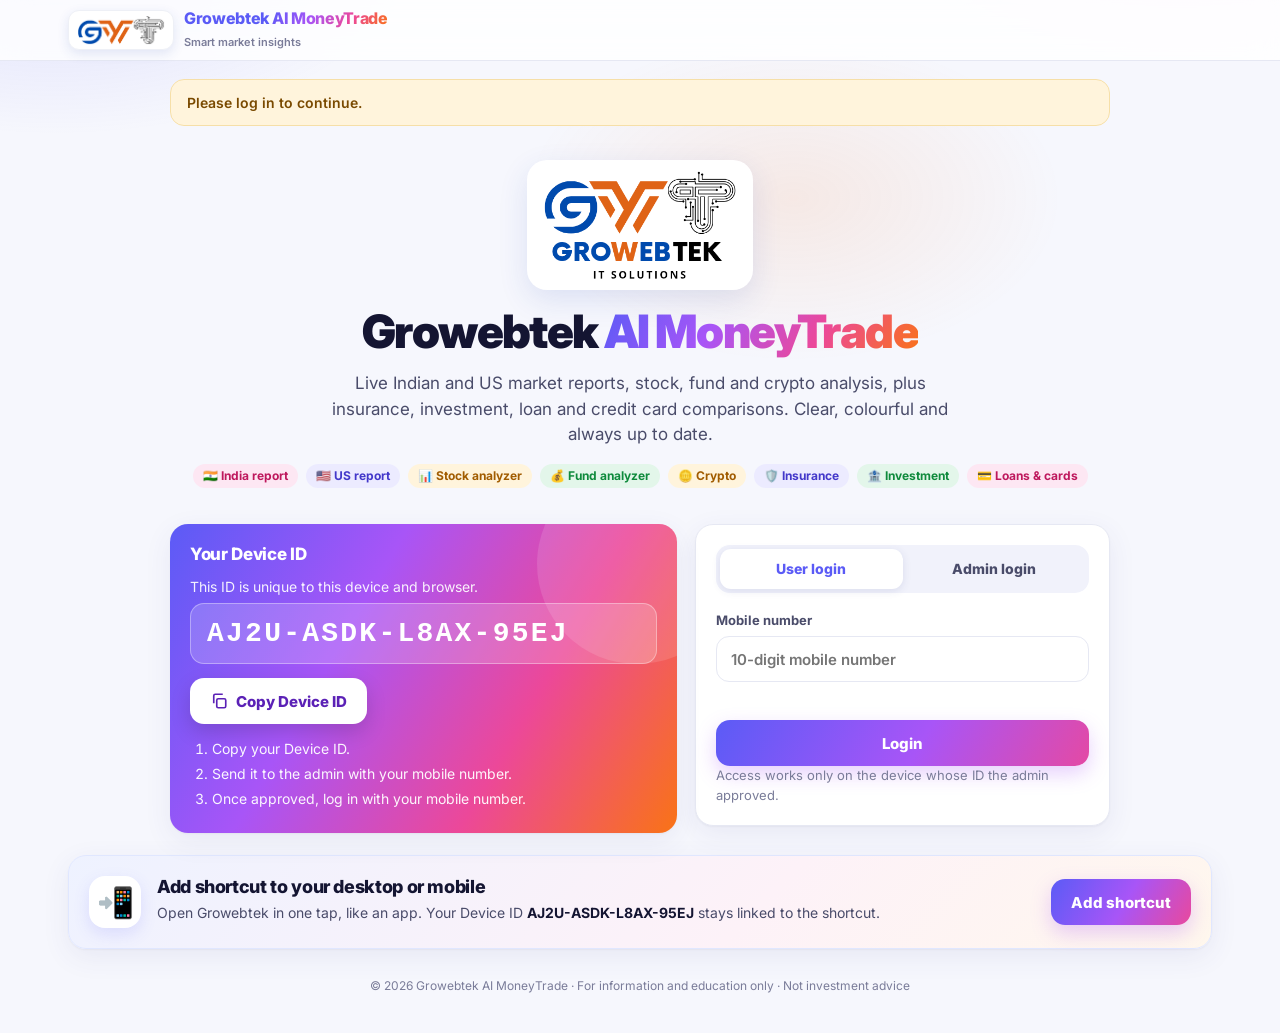
<file: insurance/index.html>
<!doctype html>
<html lang="en">
<head>
<meta charset="utf-8">
<meta name="viewport" content="width=device-width,initial-scale=1">
<title>Insurance Analyzer · Growebtek AI MoneyTrade</title>
<meta name="description" content="Compare health, vehicle, life, term and travel insurance on claim records, cost and cover, with the latest news.">
<meta name="theme-color" content="#6d5efc">
<meta name="robots" content="noindex">
<link rel="icon" type="image/png" href="../assets/icon.png">
<link rel="apple-touch-icon" href="../assets/icon.png">
<link rel="preconnect" href="https://fonts.googleapis.com"><link rel="preconnect" href="https://fonts.gstatic.com" crossorigin>
<link href="https://fonts.googleapis.com/css2?family=Inter:wght@400;500;600;700;800;900&display=swap" rel="stylesheet">
<link rel="stylesheet" href="../app.css">
<link rel="stylesheet" href="../funds/funds.css">
<link rel="stylesheet" href="../kit/kit.css">
<link rel="stylesheet" href="../products/engine.css">
</head>
<body class="gw">
<main class="gw-wrap fx">
  <section class="fx-hero">
    <div>
      <h1>Insurance <span>Analyzer</span></h1>
      <p>Compare health, vehicle, life, term and travel insurance on claim records, cost and cover, with the latest news.</p>
    </div>
  </section>

  <section class="gw-card fx-ctl" aria-label="Insurance Analyzer">
    <div class="px-cats" id="cats" role="tablist" aria-label="Category"></div>
    <div class="fx-top">
      <div class="fx-seg" id="tabs" role="tablist" aria-label="Section">
        <button type="button" role="tab" data-tab="report" aria-selected="true">Report</button>
        <button type="button" role="tab" data-tab="analyze" aria-selected="false">Analyze</button>
        <button type="button" role="tab" data-tab="compare" aria-selected="false">Compare<span class="cnt" id="cmpCnt" hidden>0</span></button>
      </div>
    </div>
    <div id="searchBox" hidden>
      <div class="fx-search" style="margin-top:12px">
        <svg class="ic" width="18" height="18" viewBox="0 0 24 24" fill="none" stroke="currentColor" stroke-width="2.4" stroke-linecap="round" aria-hidden="true"><circle cx="11" cy="11" r="7"/><path d="M20 20l-3.5-3.5"/></svg>
        <input class="gw-input" id="q" type="search" autocomplete="off" spellcheck="false" placeholder="Search" aria-label="Search" aria-autocomplete="list" aria-controls="dd" role="combobox" aria-expanded="false">
        <ul class="fx-dd" id="dd" role="listbox" hidden></ul>
      </div>
      <div class="fx-picks" id="picks"></div>
      <div class="fx-tray" id="tray" hidden></div>
    </div>
  </section>

  <div id="view" aria-live="polite"></div>

  <p class="gw-foot"><b>Not investment advice.</b> Figures come from IRDAI reports, insurer public disclosures and insurer websites and are for education only. Premiums, terms and exclusions change; read the policy wording and confirm with the insurer before you buy.</p>
</main>
<script>window.PX = { sub: 'Insurance Analyzer', key: 'ins', v: 1, cats: [{id:'health',label:'Health',icon:'🩺'},{id:'vehicle',label:'Vehicle',icon:'🚗'},{id:'life',label:'Life',icon:'🛡️'},{id:'term',label:'Term Life',icon:'👨‍👩‍👧'},{id:'travel',label:'Travel',icon:'✈️'}], calc: {} };</script>
<script src="../config.js"></script>
<script src="../app.js"></script>
<script src="../kit/kit.js"></script>
<script src="../products/engine.js"></script>
</body>
</html>
</file>
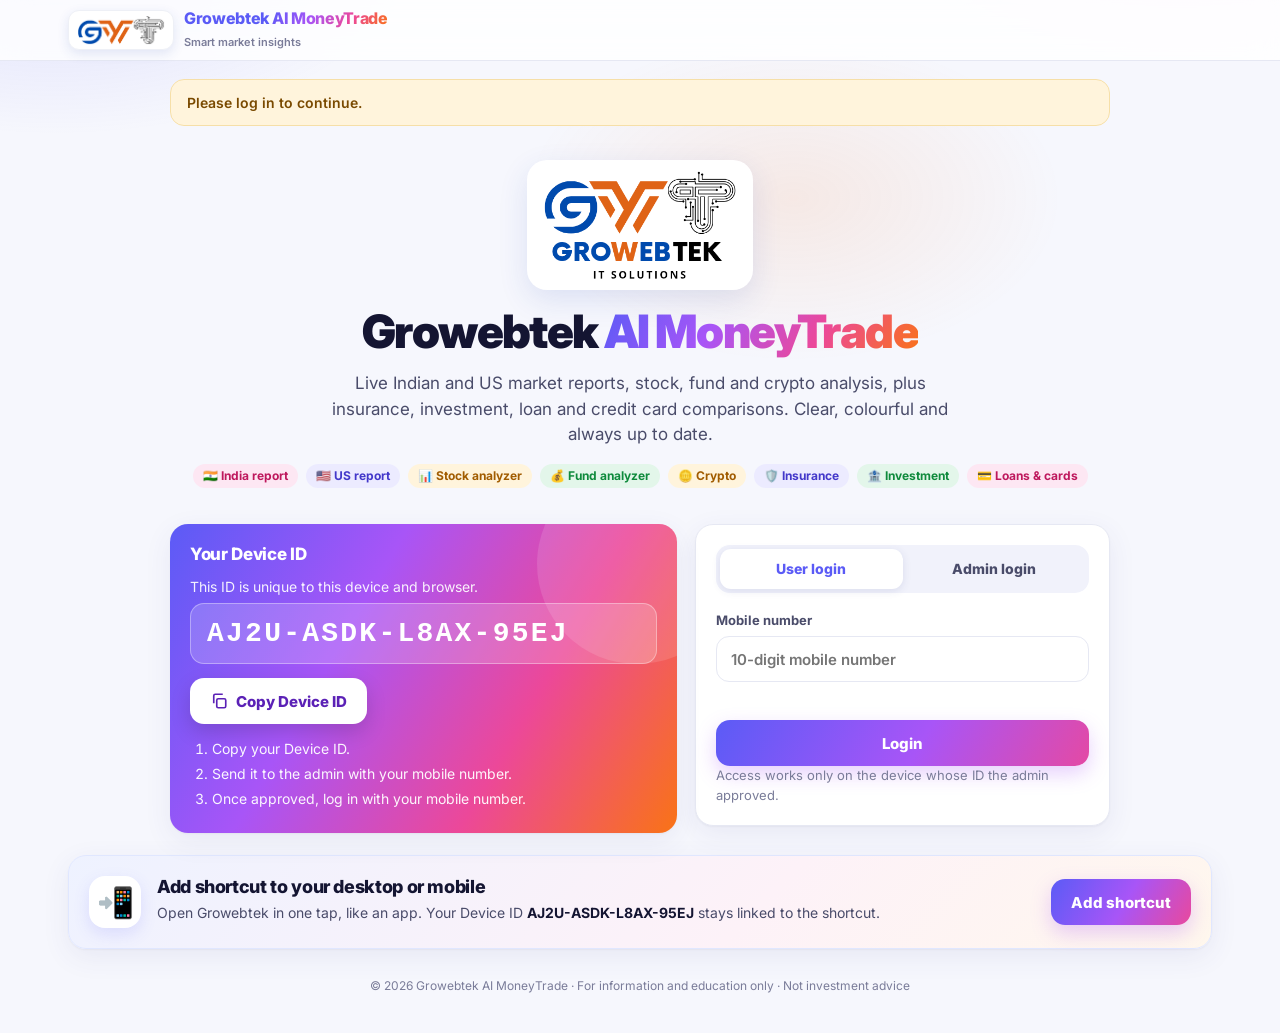
<file: invest/index.html>
<!doctype html>
<html lang="en">
<head>
<meta charset="utf-8">
<meta name="viewport" content="width=device-width,initial-scale=1">
<title>Investment Options · Growebtek AI MoneyTrade</title>
<meta name="description" content="Analyze ULIPs, fixed deposits, government schemes, bonds and gold on returns, safety, cost and tax, with the latest news.">
<meta name="theme-color" content="#6d5efc">
<meta name="robots" content="noindex">
<link rel="icon" type="image/png" href="../assets/icon.png">
<link rel="apple-touch-icon" href="../assets/icon.png">
<link rel="preconnect" href="https://fonts.googleapis.com"><link rel="preconnect" href="https://fonts.gstatic.com" crossorigin>
<link href="https://fonts.googleapis.com/css2?family=Inter:wght@400;500;600;700;800;900&display=swap" rel="stylesheet">
<link rel="stylesheet" href="../app.css">
<link rel="stylesheet" href="../funds/funds.css">
<link rel="stylesheet" href="../kit/kit.css">
<link rel="stylesheet" href="../products/engine.css">
</head>
<body class="gw">
<main class="gw-wrap fx">
  <section class="fx-hero">
    <div>
      <h1>Investment <span>Options</span></h1>
      <p>Analyze ULIPs, fixed deposits, government schemes, bonds and gold on returns, safety, cost and tax, with the latest news.</p>
    </div>
  </section>

  <section class="gw-card fx-ctl" aria-label="Investment Options">
    <div class="px-cats" id="cats" role="tablist" aria-label="Category"></div>
    <div class="fx-top">
      <div class="fx-seg" id="tabs" role="tablist" aria-label="Section">
        <button type="button" role="tab" data-tab="report" aria-selected="true">Report</button>
        <button type="button" role="tab" data-tab="analyze" aria-selected="false">Analyze</button>
        <button type="button" role="tab" data-tab="compare" aria-selected="false">Compare<span class="cnt" id="cmpCnt" hidden>0</span></button>
      </div>
    </div>
    <div id="searchBox" hidden>
      <div class="fx-search" style="margin-top:12px">
        <svg class="ic" width="18" height="18" viewBox="0 0 24 24" fill="none" stroke="currentColor" stroke-width="2.4" stroke-linecap="round" aria-hidden="true"><circle cx="11" cy="11" r="7"/><path d="M20 20l-3.5-3.5"/></svg>
        <input class="gw-input" id="q" type="search" autocomplete="off" spellcheck="false" placeholder="Search" aria-label="Search" aria-autocomplete="list" aria-controls="dd" role="combobox" aria-expanded="false">
        <ul class="fx-dd" id="dd" role="listbox" hidden></ul>
      </div>
      <div class="fx-picks" id="picks"></div>
      <div class="fx-tray" id="tray" hidden></div>
    </div>
  </section>

  <div id="view" aria-live="polite"></div>

  <p class="gw-foot"><b>Not investment advice.</b> Rates and returns come from official and provider websites and are for education only. They change often and past returns do not guarantee future returns. Confirm the current rate with the provider before you invest.</p>
</main>
<script>window.PX = { sub: 'Investment', key: 'inv', v: 1, cats: [{id:'ulip',label:'ULIP',icon:'📈'},{id:'fd',label:'Fixed Deposit',icon:'🏦'},{id:'schemes',label:'Schemes',icon:'🏛️'},{id:'bonds',label:'Bonds',icon:'📜'},{id:'gold',label:'Gold',icon:'🪙'}], calc: {fd:{type:'dep',rate:'r1y'},schemes:{type:'dep',rate:'rate'},bonds:{type:'dep',rate:'yield'}} };</script>
<script src="../config.js"></script>
<script src="../app.js"></script>
<script src="../kit/kit.js"></script>
<script src="../products/engine.js"></script>
</body>
</html>
</file>
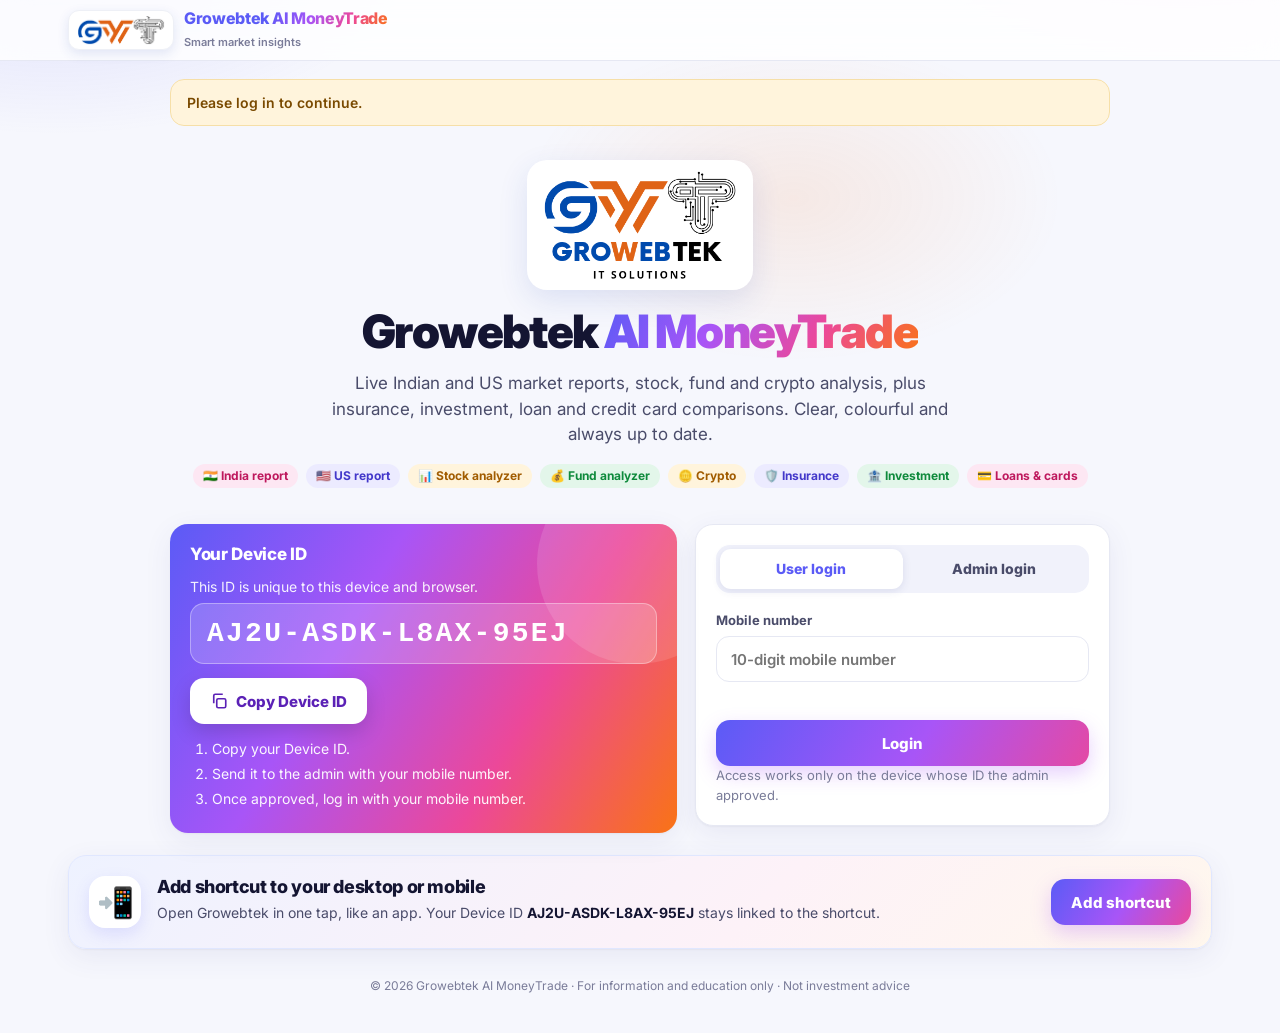
<file: loans/index.html>
<!doctype html>
<html lang="en">
<head>
<meta charset="utf-8">
<meta name="viewport" content="width=device-width,initial-scale=1">
<title>Loan &amp; Credit Card · Growebtek AI MoneyTrade</title>
<meta name="description" content="Compare loans and credit cards on interest, fees, rewards and terms, with an EMI calculator and the latest news.">
<meta name="theme-color" content="#6d5efc">
<meta name="robots" content="noindex">
<link rel="icon" type="image/png" href="../assets/icon.png">
<link rel="apple-touch-icon" href="../assets/icon.png">
<link rel="preconnect" href="https://fonts.googleapis.com"><link rel="preconnect" href="https://fonts.gstatic.com" crossorigin>
<link href="https://fonts.googleapis.com/css2?family=Inter:wght@400;500;600;700;800;900&display=swap" rel="stylesheet">
<link rel="stylesheet" href="../app.css">
<link rel="stylesheet" href="../funds/funds.css">
<link rel="stylesheet" href="../kit/kit.css">
<link rel="stylesheet" href="../products/engine.css">
</head>
<body class="gw">
<main class="gw-wrap fx">
  <section class="fx-hero">
    <div>
      <h1>Loan &amp; <span>Credit Card</span></h1>
      <p>Compare loans and credit cards on interest, fees, rewards and terms, with an EMI calculator and the latest news.</p>
    </div>
  </section>

  <section class="gw-card fx-ctl" aria-label="Loan &amp; Credit Card">
    <div class="px-cats" id="cats" role="tablist" aria-label="Category"></div>
    <div class="fx-top">
      <div class="fx-seg" id="tabs" role="tablist" aria-label="Section">
        <button type="button" role="tab" data-tab="report" aria-selected="true">Report</button>
        <button type="button" role="tab" data-tab="analyze" aria-selected="false">Analyze</button>
        <button type="button" role="tab" data-tab="compare" aria-selected="false">Compare<span class="cnt" id="cmpCnt" hidden>0</span></button>
      </div>
    </div>
    <div id="searchBox" hidden>
      <div class="fx-search" style="margin-top:12px">
        <svg class="ic" width="18" height="18" viewBox="0 0 24 24" fill="none" stroke="currentColor" stroke-width="2.4" stroke-linecap="round" aria-hidden="true"><circle cx="11" cy="11" r="7"/><path d="M20 20l-3.5-3.5"/></svg>
        <input class="gw-input" id="q" type="search" autocomplete="off" spellcheck="false" placeholder="Search" aria-label="Search" aria-autocomplete="list" aria-controls="dd" role="combobox" aria-expanded="false">
        <ul class="fx-dd" id="dd" role="listbox" hidden></ul>
      </div>
      <div class="fx-picks" id="picks"></div>
      <div class="fx-tray" id="tray" hidden></div>
    </div>
  </section>

  <div id="view" aria-live="polite"></div>

  <p class="gw-foot"><b>Not investment advice.</b> Rates, fees and rewards come from lender and card issuer websites and are for education only. Your actual rate depends on your credit score and profile. Read the key fact statement before you sign.</p>
</main>
<script>window.PX = { sub: 'Loan &amp; Credit Card', key: 'lc', v: 1, cats: [{id:'loans',label:'Loan',icon:'💰'},{id:'cards',label:'Credit Card',icon:'💳'}], calc: {loans:{type:'emi',rate:'rateMin'}} };</script>
<script src="../config.js"></script>
<script src="../app.js"></script>
<script src="../kit/kit.js"></script>
<script src="../products/engine.js"></script>
</body>
</html>
</file>
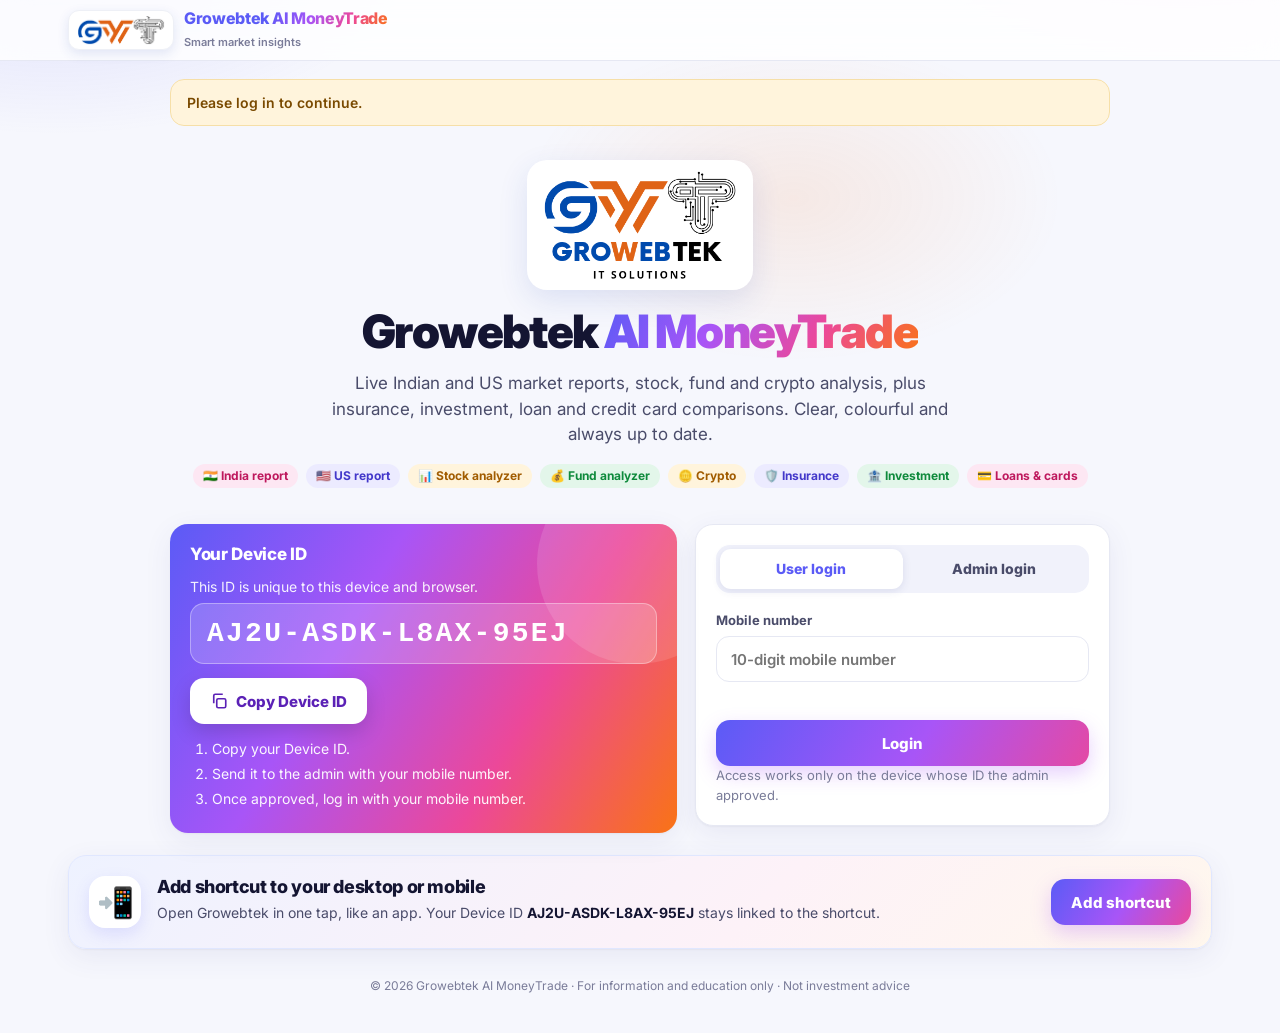
<file: us/index.html>
<!doctype html>
<html lang="en">
<head>
<meta charset="utf-8">
<meta name="viewport" content="width=device-width,initial-scale=1">
<title>US Stock Market Report · Growebtek AI MoneyTrade</title>
<meta name="description" content="US stock market report: S&amp;P 500, Dow, Nasdaq, Russell 2000, VIX, sector ETFs, top gainers and losers, Treasury yields, news and outlook.">
<meta name="theme-color" content="#0e0f12">
<meta property="og:title" content="US Stock Market Report">
<meta property="og:description" content="US Market Report: indices, movers, sectors, yields, news and outlook.">
<link rel="icon" type="image/png" href="../assets/icon.png">
<link rel="apple-touch-icon" href="../assets/icon.png">
<link rel="stylesheet" href="../app.css">
<style>
:root{
  --page:#f5f5f2;--card:#fdfdfb;--card-2:#efeeea;--line:#e2e1dc;
  --ink:#111;--ink-2:#4f4e4a;--ink-3:#6b6a65;
  --up:#0f7a33;--up-mark:#17a34a;--up-bg:#e2f3e6;
  --dn:#c0292b;--dn-mark:#d6453f;--dn-bg:#fbe5e3;
  --accent:#c2570c;--accent-2:#2a6fd6;--warn:#a86400;
  --r:14px;--gap:14px;
  --mono:ui-monospace,"SF Mono","JetBrains Mono",Menlo,Consolas,monospace;
  --sans:system-ui,-apple-system,"Segoe UI",Roboto,"Helvetica Neue",Arial,sans-serif;
  color-scheme:light;
}
:root[data-theme="dark"]{
  --page:#0e0f12;--card:#17181c;--card-2:#212228;--line:#2c2d33;
  --ink:#f3f3ef;--ink-2:#c4c3ba;--ink-3:#9b9a92;
  --up:#45d27f;--up-mark:#22b85e;--up-bg:#11301e;
  --dn:#ff7b73;--dn-mark:#e5534b;--dn-bg:#3b1716;
  --accent:#ff9a4a;--accent-2:#6aa8f5;--warn:#f0b443;
  color-scheme:dark;
}
*{box-sizing:border-box;margin:0}
html{-webkit-text-size-adjust:100%;scroll-padding-top:120px}
body{font:15px/1.45 var(--sans);background:var(--page);color:var(--ink);-webkit-font-smoothing:antialiased;transition:background .25s,color .25s}
.num{font-family:var(--mono);font-variant-numeric:tabular-nums;letter-spacing:-.01em}
.up{color:var(--up)}.dn{color:var(--dn)}.flat{color:var(--ink-3)}
a{color:var(--accent-2)}
.wrap{max-width:1200px;margin:0 auto;padding:0 16px}
.sr{position:absolute;width:1px;height:1px;overflow:hidden;clip:rect(0 0 0 0);white-space:nowrap}

/* header */
header.top{position:sticky;top:0;z-index:20;backdrop-filter:saturate(1.4) blur(12px);-webkit-backdrop-filter:saturate(1.4) blur(12px);background:color-mix(in srgb,var(--page) 84%,transparent);border-bottom:1px solid var(--line)}
.bar{display:flex;align-items:center;gap:12px;height:56px}
.brand{display:flex;align-items:center;gap:10px;min-width:0}
.brand svg{flex:none}
.brand .t{font-weight:750;letter-spacing:-.02em;font-size:17px;line-height:1.1;white-space:nowrap}
.brand .s{font-size:11px;color:var(--ink-3);font-weight:550;letter-spacing:.02em;white-space:nowrap}
.spacer{flex:1}
.pill{display:inline-flex;align-items:center;gap:6px;padding:4px 10px;border-radius:999px;font-size:12px;font-weight:650;background:var(--card-2);color:var(--ink-2);white-space:nowrap}
.pill.live{background:var(--up-bg);color:var(--up)}
.pill.closed{background:var(--card-2);color:var(--ink-2)}
.pill.delayed{background:color-mix(in srgb,var(--warn) 18%,transparent);color:var(--warn)}
.dot{width:8px;height:8px;border-radius:50%;background:var(--ink-3)}
.pill.live .dot{background:var(--up-mark);box-shadow:0 0 0 0 color-mix(in srgb,var(--up-mark) 60%,transparent);animation:ping 2s infinite}
.pill.delayed .dot{background:var(--warn)}
.pill.ext{background:color-mix(in srgb,var(--accent-2) 16%,transparent);color:var(--accent-2)}.pill.ext .dot{background:var(--accent-2)}
@keyframes ping{70%{box-shadow:0 0 0 8px transparent}100%{box-shadow:0 0 0 0 transparent}}
.upd{font-size:12px;color:var(--ink-3);white-space:nowrap}
.icon-btn{width:36px;height:36px;flex:none;display:grid;place-items:center;border-radius:10px;border:1px solid var(--line);background:var(--card);color:var(--ink);cursor:pointer;transition:transform .2s}
.icon-btn:hover{transform:translateY(-1px)}
:focus-visible{outline:2px solid var(--accent-2);outline-offset:2px}
.nav{display:flex;gap:4px;overflow-x:auto;scrollbar-width:none;padding:0 0 8px}
.nav::-webkit-scrollbar{display:none}
.tab{border:0;background:transparent;color:var(--ink-2);font:650 13px var(--sans);padding:7px 12px;border-radius:9px;cursor:pointer;white-space:nowrap;transition:background .2s,color .2s}
.tab:hover{background:var(--card-2)}
.tab[aria-selected="true"]{background:var(--ink);color:var(--page)}
.brand .s-m{display:none;white-space:nowrap;overflow:hidden;text-overflow:ellipsis}
.brand{flex:1 1 auto}.brand .t{overflow:hidden;text-overflow:ellipsis}
@media (max-width:640px){.bar{gap:8px}.brand .t{font-size:14px;letter-spacing:-.02em;white-space:normal;line-height:1.15}.brand .s{display:none}.pill{padding:4px 8px;font-size:11px}.brand .s-m{display:block}.upd{display:none}}
@media (max-width:380px){.upd{display:none}}

/* ticker tape */
.tape{overflow:hidden;border-bottom:1px solid var(--line);background:var(--card);-webkit-mask-image:linear-gradient(90deg,transparent,#000 5%,#000 95%,transparent);mask-image:linear-gradient(90deg,transparent,#000 5%,#000 95%,transparent)}
.tape-track{display:flex;gap:28px;width:max-content;padding:8px 0;animation:scroll 70s linear infinite;font-size:13px}
.tape:hover .tape-track{animation-play-state:paused}
.tape-item{display:flex;gap:7px;white-space:nowrap}.tape-item b{font-weight:600;color:var(--ink-2)}
@keyframes scroll{to{transform:translateX(-50%)}}
@media (prefers-reduced-motion:reduce){.tape-track{animation:none}.pill.live .dot{animation:none}}

/* layout */
main{padding:18px 0 28px}
.panel{display:grid;gap:var(--gap)}
.panel[hidden]{display:none}
.grid{display:grid;gap:var(--gap)}
.g-hero{grid-template-columns:1fr 1.25fr}
.g-2{grid-template-columns:1fr 1fr}
.g-3{grid-template-columns:repeat(3,1fr)}
@media (max-width:920px){.g-hero,.g-2,.g-3{grid-template-columns:1fr}}
.card{background:var(--card);border:1px solid var(--line);border-radius:var(--r);padding:18px;min-width:0}
.card h2{font-size:12.5px;font-weight:700;text-transform:uppercase;letter-spacing:.08em;color:var(--ink-3);margin-bottom:12px;display:flex;align-items:center;gap:8px;flex-wrap:wrap}
.card h2 .sub{text-transform:none;letter-spacing:0;font-weight:500;font-size:12px}
.card-head{display:flex;align-items:center;gap:10px;margin-bottom:12px;flex-wrap:wrap}
.card-head h2{margin:0}
.seg{display:flex;gap:3px;background:var(--card-2);padding:3px;border-radius:10px;margin-left:auto}
.seg button{border:0;background:transparent;color:var(--ink-2);font:650 12px var(--sans);padding:5px 10px;border-radius:8px;cursor:pointer}
.seg button[aria-pressed="true"]{background:var(--card);color:var(--ink);box-shadow:0 1px 2px rgb(0 0 0/.14)}
.note{font-size:12px;color:var(--ink-3);margin-top:10px}
.more{font-size:12.5px;font-weight:650;color:var(--accent-2);background:none;border:0;cursor:pointer;padding:6px 0 0;font-family:inherit}

/* hero */
.kicker{font-size:12px;color:var(--ink-3);font-weight:650;letter-spacing:.06em;text-transform:uppercase}
.hero h1{font-size:clamp(24px,3.6vw,36px);line-height:1.1;letter-spacing:-.03em;font-weight:780;margin:6px 0 10px}
.hero p{color:var(--ink-2);max-width:64ch}
.mood{display:inline-flex;align-items:center;gap:6px;padding:3px 10px;border-radius:999px;font-size:12px;font-weight:700;margin-left:6px;vertical-align:middle}
.mood.bear{background:var(--dn-bg);color:var(--dn)}.mood.bull{background:var(--up-bg);color:var(--up)}.mood.neutral{background:var(--card-2);color:var(--ink-2)}
.hero-stats{display:grid;grid-template-columns:repeat(4,minmax(0,1fr));gap:14px;margin-top:16px}
@media (max-width:560px){.hero-stats{grid-template-columns:repeat(2,minmax(0,1fr))}}
.hs .l{font-size:12px;color:var(--ink-3);font-weight:600}.hs .v{font-size:19px;font-weight:650}.hs .d{font-size:12.5px}

/* chart */
.chart{position:relative;height:240px;touch-action:pan-y}
.chart svg{display:block;width:100%;height:100%;overflow:visible}
.chart .ax{font:11px var(--mono);fill:var(--ink-3)}
.chart .grid-l{stroke:var(--line);stroke-width:1}
.chart .prev{stroke:var(--ink-3);stroke-dasharray:3 4;stroke-width:1}
.ctip{position:absolute;top:0;pointer-events:none;background:var(--ink);color:var(--page);font-size:12px;padding:6px 9px;border-radius:8px;white-space:nowrap;opacity:0;transition:opacity .12s;transform:translateX(-50%)}
.ctip.on{opacity:1}
.ctip b{font-family:var(--mono);font-size:13px}
.ohlc{display:grid;grid-template-columns:repeat(4,minmax(0,1fr));gap:8px;margin-top:12px}
.ohlc div{background:var(--card-2);border-radius:10px;padding:8px 10px}
.ohlc .l{font-size:11px;color:var(--ink-3);font-weight:600}.ohlc .v{font-size:14px;font-weight:600}
@media (max-width:420px){.ohlc{grid-template-columns:repeat(2,minmax(0,1fr))}}

/* kpis */
.kpis{display:grid;grid-template-columns:repeat(auto-fill,minmax(150px,1fr));gap:10px}
.kpi{padding:12px;border-radius:12px;background:var(--card-2);position:relative;overflow:hidden;transition:transform .2s;cursor:default}
.kpi:hover{transform:translateY(-2px)}
.kpi .n{font-size:11.5px;color:var(--ink-2);font-weight:650;white-space:nowrap;overflow:hidden;text-overflow:ellipsis}
.kpi .p{font-size:18px;font-weight:650;margin:2px 0}
.kpi .c{font-size:12px}
.kpi .rng{height:4px;border-radius:2px;background:var(--line);margin-top:8px;position:relative}
.kpi .rng i{position:absolute;top:-3px;width:3px;height:10px;border-radius:2px;background:var(--ink);transform:translateX(-1px)}
.kpi .tag{font-size:10px;color:var(--ink-3);font-weight:500;margin-left:4px}

/* lists */
.rows{list-style:none;padding:0;display:grid;gap:2px}
.row{display:grid;grid-template-columns:minmax(0,1fr) auto 72px;align-items:center;gap:10px;padding:7px 6px;border-radius:8px}
.row:hover{background:var(--card-2)}
.row .nm b{font-weight:650;font-size:14px}
.row .nm .fn,td.sym .fn{display:block;font-size:12px;color:var(--ink-2);white-space:nowrap;overflow:hidden;text-overflow:ellipsis;max-width:220px}
.row .nm .why{display:block;font-size:12px;color:var(--ink-3);white-space:nowrap;overflow:hidden;text-overflow:ellipsis}
.row .px{font-size:13px;color:var(--ink-2)}
.row .pc{font-size:13px;font-weight:650;text-align:right;padding:3px 6px;border-radius:6px}
.row .pc.up{background:var(--up-bg)}.row .pc.dn{background:var(--dn-bg)}

/* tables */
.tbl-wrap{overflow-x:auto;margin:0 -6px}
table{width:100%;border-collapse:collapse;font-size:13.5px}
th,td{padding:8px 6px;text-align:left;border-bottom:1px solid var(--line);vertical-align:top}
tr:last-child td{border-bottom:0}
tbody tr:hover td{background:var(--card-2)}
th{font-size:11.5px;color:var(--ink-3);font-weight:650;text-transform:uppercase;letter-spacing:.05em;white-space:nowrap}
th button{all:unset;cursor:pointer;display:inline-flex;align-items:center;gap:4px}
th button:focus-visible{outline:2px solid var(--accent-2);outline-offset:2px;border-radius:3px}
th button::after{content:"↕";opacity:.35;font-size:11px}
th[aria-sort="ascending"] button::after{content:"↑";opacity:1}
th[aria-sort="descending"] button::after{content:"↓";opacity:1}
.r{text-align:right}
td.sym b{font-weight:650}
td.why{color:var(--ink-3);font-size:12.5px;min-width:160px}
.badge{display:inline-block;font-size:12.5px;font-weight:650;padding:2px 6px;border-radius:6px}
.badge.up{background:var(--up-bg)}.badge.dn{background:var(--dn-bg)}
.toolbar{display:flex;gap:10px;flex-wrap:wrap;align-items:center}
.search{flex:1 1 260px;display:flex;align-items:center;gap:8px;background:var(--card);border:1px solid var(--line);border-radius:12px;padding:0 12px;height:44px}
.search input{all:unset;flex:1;font-size:15px;color:var(--ink);min-width:0}
.search input::placeholder{color:var(--ink-3)}
.chips{display:flex;gap:6px;flex-wrap:wrap}
.chip{border:1px solid var(--line);background:var(--card);color:var(--ink-2);font:650 12.5px var(--sans);padding:7px 12px;border-radius:999px;cursor:pointer}
.chip[aria-pressed="true"]{background:var(--ink);color:var(--page);border-color:var(--ink)}
.tg{display:inline-block;margin-left:6px;font-size:10.5px;font-weight:700;letter-spacing:.04em;padding:1px 5px;border-radius:5px;background:var(--card-2);color:var(--ink-2);vertical-align:1px}
#ipo td .fn{display:block;font-size:12px;color:var(--ink-3);white-space:nowrap}#ipo td .fn.up{color:var(--up)}#ipo td .fn.dn{color:var(--dn)}
.empty{color:var(--ink-3);font-size:13px;padding:10px 6px}

/* sectors */
.sec{display:grid;grid-template-columns:minmax(0,190px) minmax(0,1fr) 64px;align-items:center;gap:10px;padding:6px 4px;font-size:13px;border-radius:8px}
.sec:hover{background:var(--card-2)}
.sec .nm{font-weight:600;white-space:nowrap;overflow:hidden;text-overflow:ellipsis}
.sec .nm small{display:block;font-weight:400;color:var(--ink-3);font-size:11.5px;white-space:nowrap;overflow:hidden;text-overflow:ellipsis}
.track{position:relative;height:14px}
.track::before{content:"";position:absolute;left:50%;top:-4px;bottom:-4px;width:1px;background:var(--ink-3);opacity:.5}
.fill{position:absolute;top:2px;height:10px;animation:grow .7s ease-out both}
.fill.up{left:50%;border-radius:0 4px 4px 0;background:var(--up-mark);transform-origin:left}
.fill.dn{right:50%;border-radius:4px 0 0 4px;background:var(--dn-mark);transform-origin:right}
.sec .v{text-align:right;font-weight:650}
@keyframes grow{from{transform:scaleX(0)}}
.heat{display:grid;grid-template-columns:repeat(auto-fill,minmax(130px,1fr));gap:6px}
.tile{border-radius:10px;padding:10px;min-height:74px;display:flex;flex-direction:column;justify-content:space-between;cursor:default;transition:transform .15s;border:1px solid transparent}
.tile:hover{transform:translateY(-2px);border-color:var(--ink-3)}
.tile .n{font-size:12px;font-weight:700;line-height:1.2}
.tile .v{font-size:16px;font-weight:700}
@media (max-width:560px){.sec{grid-template-columns:minmax(0,108px) minmax(0,1fr) 58px;gap:8px}}

/* news */
.news{list-style:none;padding:0;display:grid;gap:0}
.news li{padding:9px 0 9px 16px;border-bottom:1px solid var(--line);position:relative;font-size:14px;color:var(--ink-2)}
.news li:last-child{border-bottom:0}
.news a,td a{color:inherit;text-decoration:none}.news a:hover,td a:hover{text-decoration:underline}
.src{display:block;font-size:11.5px;color:var(--ink-3);margin-top:2px}
.news li::before{content:"";position:absolute;left:2px;top:16px;width:6px;height:6px;border-radius:50%;background:var(--accent)}
.facts{display:grid;grid-template-columns:1fr 1fr;gap:10px}
.fact{background:var(--card-2);border-radius:10px;padding:10px 12px}
.fact .l{font-size:12px;color:var(--ink-3);font-weight:650}.fact .v{font-size:18px;font-weight:700}
.fact .s{font-size:11.5px;color:var(--ink-3)}

/* outlook */
.gauge{position:relative;height:86px;margin:10px 6px 0}
.g-rail{position:absolute;left:0;right:0;top:40px;height:8px;border-radius:999px;background:linear-gradient(90deg,var(--dn-mark),var(--card-2) 50%,var(--up-mark));opacity:.9}
.g-pin{position:absolute;top:30px;width:2px;height:28px;background:var(--ink);transform:translateX(-1px);transition:left .8s cubic-bezier(.2,.8,.2,1)}
.g-pin::after{content:"";position:absolute;left:-5px;top:-6px;width:12px;height:12px;border-radius:50%;background:var(--ink);box-shadow:0 0 0 3px var(--card)}
.g-now{position:absolute;top:-28px;left:50%;transform:translateX(-50%);font-size:12px;font-weight:700;white-space:nowrap}
.g-lbl{position:absolute;top:60px;font-size:12px;color:var(--ink-2)}
.g-lbl.r{right:0;text-align:right}
.scen{display:grid;grid-template-columns:1fr 1fr;gap:10px;margin-top:12px}
@media (max-width:560px){.scen{grid-template-columns:1fr}}
.scen>div{padding:14px;border-radius:12px;font-size:14px;color:var(--ink-2)}
.scen .bull{background:var(--up-bg)}.scen .bear{background:var(--dn-bg)}
.scen b{display:block;font-size:14px;margin-bottom:3px;color:var(--ink)}
.scen .lvl{font-family:var(--mono);font-weight:700}
.risk{list-style:none;padding:0;display:grid;gap:8px;counter-reset:r}
.ev{list-style:none;padding:0;display:grid;gap:8px}.ev li{display:grid;grid-template-columns:118px minmax(0,1fr);gap:10px;font-size:14px;color:var(--ink-2)}.ev .d{font-family:var(--mono);font-size:12.5px;color:var(--ink)}
.risk li{display:flex;gap:10px;align-items:flex-start;font-size:14px;color:var(--ink-2)}
.risk li::before{counter-increment:r;content:counter(r);flex:none;width:22px;height:22px;border-radius:50%;display:grid;place-items:center;font-size:12px;font-weight:700;background:color-mix(in srgb,var(--warn) 18%,transparent);color:var(--warn)}
.concl{font-size:clamp(17px,2.2vw,21px);line-height:1.4;font-weight:600;letter-spacing:-.01em}
.disc{font-size:12.5px;color:var(--ink-3);margin-top:12px}

/* flash on change */
.flash-up{animation:fu 1.6s ease-out}.flash-dn{animation:fd 1.6s ease-out}
@keyframes fu{0%,30%{background:color-mix(in srgb,var(--up-mark) 35%,transparent)}100%{background:transparent}}
@keyframes fd{0%,30%{background:color-mix(in srgb,var(--dn-mark) 35%,transparent)}100%{background:transparent}}
[data-k]{border-radius:4px}

/* tooltip */
#tip{position:fixed;left:0;top:0;pointer-events:none;z-index:50;background:var(--ink);color:var(--page);font-size:12.5px;line-height:1.4;padding:7px 10px;border-radius:9px;opacity:0;transform:translateY(4px);transition:opacity .14s,transform .14s;max-width:260px;box-shadow:0 6px 20px rgb(0 0 0/.18)}
#tip.on{opacity:1;transform:none}
#tip b{display:block;font-size:13px}
.reveal{animation:rv .45s ease-out both}
@keyframes rv{from{opacity:0;transform:translateY(6px)}}
@media (prefers-reduced-motion:reduce){.reveal,.fill,.flash-up,.flash-dn{animation:none}}
footer{border-top:1px solid var(--line);padding:18px 0 34px;font-size:12.5px;color:var(--ink-3)}
footer p+p{margin-top:6px}
/* Growebtek app bar sits above the report header; on phones it scrolls away so the report header keeps the screen */
@media (max-width:720px){.gw-bar{position:relative}}
.err{background:var(--dn-bg);color:var(--dn);padding:12px 14px;border-radius:12px;font-size:14px}
</style>
</head>
<body>
<script src="../config.js"></script><script src="../app.js"></script>
<script>window.__gwOK=!!GW.guard({sub:'US Stock Market Report'});</script>
<header class="top">
  <div class="wrap bar">
    <div class="brand">
      <svg width="30" height="30" viewBox="0 0 32 32" aria-hidden="true"><rect width="32" height="32" rx="8" fill="#141414"/><path d="M5 22l6-7 5 4 6-9 5 5" fill="none" stroke="#4f8cff" stroke-width="3" stroke-linecap="round" stroke-linejoin="round"/></svg>
      <div style="min-width:0"><div class="t">US Stock Market Report</div><div class="s">NYSE &amp; Nasdaq updates</div><div class="s s-m" id="upd-m"></div></div>
    </div>
    <div class="spacer"></div>
    <span class="upd" id="upd" aria-live="polite"></span>
    <span class="pill closed" id="status"><span class="dot"></span><span id="status-t">…</span></span>
    <button class="icon-btn" id="theme" type="button" aria-label="Switch to dark theme" title="Toggle light / dark">
      <svg id="ico" width="18" height="18" viewBox="0 0 24 24" fill="none" stroke="currentColor" stroke-width="2" stroke-linecap="round" aria-hidden="true"></svg>
    </button>
  </div>
  <nav class="wrap nav" role="tablist" aria-label="Report sections">
    <button class="tab" role="tab" id="t-overview" aria-controls="overview" data-tab="overview">Overview</button>
    <button class="tab" role="tab" id="t-stocks" aria-controls="stocks" data-tab="stocks">Stocks</button>
    <button class="tab" role="tab" id="t-sectors" aria-controls="sectors" data-tab="sectors">Sectors</button>
    <button class="tab" role="tab" id="t-news" aria-controls="news" data-tab="news">News</button>
    <button class="tab" role="tab" id="t-ipo" aria-controls="ipo" data-tab="ipo">IPO &amp; Dividends</button>
    <button class="tab" role="tab" id="t-outlook" aria-controls="outlook" data-tab="outlook">Outlook</button>
  </nav>
</header>
<div class="tape" aria-hidden="true"><div class="tape-track" id="tape"></div></div>

<main class="wrap">
  <div id="loading" class="card">Loading market data…</div>
  <section class="panel" id="overview" role="tabpanel" aria-labelledby="t-overview" hidden></section>
  <section class="panel" id="stocks" role="tabpanel" aria-labelledby="t-stocks" hidden>
    <div class="toolbar">
      <label class="search"><svg width="16" height="16" viewBox="0 0 24 24" fill="none" stroke="currentColor" stroke-width="2" aria-hidden="true" style="color:var(--ink-3)"><circle cx="11" cy="11" r="7"/><path d="m20 20-3.5-3.5"/></svg>
        <span class="sr">Search stocks</span><input id="q" type="search" placeholder="Search symbol or company, e.g. NVDA, Apple" autocomplete="off" spellcheck="false"></label>
      <div class="chips" id="chips" role="group" aria-label="Filter">
        <button class="chip" data-f="all" aria-pressed="true">All</button>
        <button class="chip" data-f="up" aria-pressed="false">Advancing</button>
        <button class="chip" data-f="dn" aria-pressed="false">Declining</button>
      </div>
    </div>
    <div id="stocks-body" class="panel"></div>
  </section>
  <section class="panel" id="sectors" role="tabpanel" aria-labelledby="t-sectors" hidden></section>
  <section class="panel" id="news" role="tabpanel" aria-labelledby="t-news" hidden></section>
  <section class="panel" id="ipo" role="tabpanel" aria-labelledby="t-ipo" hidden></section>
  <section class="panel" id="outlook" role="tabpanel" aria-labelledby="t-outlook" hidden></section>
</main>
<footer class="wrap">
  <p id="src">Prices, indices, sector ETFs, yields and global markets: Yahoo Finance (may be delayed up to 15 minutes). News: CNBC, MarketWatch, Seeking Alpha, Nasdaq, Yahoo Finance and Google News headlines. IPO, dividend and stock split calendars: Nasdaq. Market hours and holidays: NYSE; Fed meeting dates: Federal Reserve. Summary, mood and key levels (classic pivot points) are computed automatically from prices. Times are US Eastern (ET) with India time (IST) in brackets.</p>
  <p><b>Not investment advice.</b> For information only; verify before trading.</p>
</footer>
<div id="tip" role="tooltip"></div>

<script>
(function(){
'use strict';
if(!window.__gwOK)return;
var $=function(s,r){return (r||document).querySelector(s)},$$=function(s,r){return Array.prototype.slice.call((r||document).querySelectorAll(s))};
var D=null,N=null,lastVals={},timer=null,chartKey='sp500',stockFilter='all',query='',sortState={};
var IST='Asia/Kolkata',ET='America/New_York';

/* ---------- formatting ---------- */
function esc(s){return String(s==null?'':s).replace(/[&<>"']/g,function(c){return {'&':'&amp;','<':'&lt;','>':'&gt;','"':'&quot;',"'":'&#39;'}[c]})}
function rs(s){return String(s==null?'':s)}
function t(s){return esc(rs(s))}
function nf(v,d){if(v==null||isNaN(v))return '–';return Number(v).toLocaleString('en-US',{minimumFractionDigits:d==null?2:d,maximumFractionDigits:d==null?2:d})}
function sg(v){return v>0?'+':v<0?'−':''}
function pct(v){if(v==null||isNaN(v))return '–';return sg(v)+Math.abs(v).toFixed(2)+'%'}
function chg(v,d){if(v==null||isNaN(v))return '–';return sg(v)+nf(Math.abs(v),d)}
function cls(v){return v>0.004?'up':v<-0.004?'dn':'flat'}
function arrow(v){return v>0?'▲':v<0?'▼':'•'}
function tm(sec,tz){return new Intl.DateTimeFormat('en-US',{timeZone:tz||ET,hour:'numeric',minute:'2-digit',hour12:true}).format(new Date(sec*1000))}
function dateLabel(iso){if(!iso)return '';return new Intl.DateTimeFormat('en-US',{timeZone:'UTC',weekday:'short',day:'numeric',month:'short',year:'numeric'}).format(new Date(iso+'T12:00:00Z'))}
function usd(v,d){return v==null||isNaN(v)?'–':'$'+nf(v,d)}
function bigM(m){return m==null?'–':m>=1000?'$'+nf(m/1000,1)+'B':'$'+nf(m,0)+'M'}
function tipAttr(lines){return ' data-tip="'+esc(lines.filter(function(x){return x!=null&&x!==''}).join('\n'))+'" tabindex="0"'}
function K(key,val,txt,extra){return '<span class="num" data-k="'+esc(key)+'" data-v="'+(val==null?'':val)+'"'+(extra||'')+'>'+txt+'</span>'}

/* ---------- theme ---------- */
var root=document.documentElement;

/* ---------- keep the report header just below the Growebtek app bar ---------- */
function gwOffset(){var b=document.getElementById('gw-bar'),h=b&&getComputedStyle(b).position==='sticky'?b.offsetHeight:0;
  var hd=document.querySelector('header.top');if(hd)hd.style.top=h+'px';root.style.scrollPaddingTop=(h+120)+'px'}
gwOffset();window.addEventListener('resize',gwOffset);
if(window.ResizeObserver&&document.getElementById('gw-bar'))new ResizeObserver(gwOffset).observe(document.getElementById('gw-bar'));
var SUN='<circle cx="12" cy="12" r="4"/><path d="M12 2v2M12 20v2M4.9 4.9l1.4 1.4M17.7 17.7l1.4 1.4M2 12h2M20 12h2M4.9 19.1l1.4-1.4M17.7 6.3l1.4-1.4"/>',MOON='<path d="M21 12.8A9 9 0 1 1 11.2 3a7 7 0 0 0 9.8 9.8z"/>';
function setTheme(th){root.setAttribute('data-theme',th);$('#ico').innerHTML=th==='dark'?SUN:MOON;$('#theme').setAttribute('aria-label',th==='dark'?'Switch to light theme':'Switch to dark theme');try{localStorage.setItem('dsp-theme',th)}catch(e){}if(D)drawChart()}
var saved=null;try{saved=localStorage.getItem('dsp-theme')}catch(e){}
setTheme(saved||'light');
$('#theme').addEventListener('click',function(){setTheme(root.getAttribute('data-theme')==='dark'?'light':'dark')});

/* ---------- tabs ---------- */
var TABS=['overview','stocks','sectors','news','ipo','outlook'];
function showTab(id,focus){if(TABS.indexOf(id)<0)id='overview';TABS.forEach(function(x){var on=x===id;$('#'+x).hidden=!on||!D;var b=$('#t-'+x);b.setAttribute('aria-selected',on);b.tabIndex=on?0:-1;if(on&&focus)b.focus()});
  if(location.hash.slice(1)!==id)history.replaceState(null,'','#'+id);if(id==='overview'&&D)drawChart()}
$$('.tab').forEach(function(b){b.addEventListener('click',function(){showTab(b.dataset.tab);window.scrollTo({top:0})});
  b.addEventListener('keydown',function(e){var i=TABS.indexOf(b.dataset.tab);if(e.key==='ArrowRight'||e.key==='ArrowLeft'){e.preventDefault();showTab(TABS[(i+(e.key==='ArrowRight'?1:TABS.length-1))%TABS.length],true)}})});
document.addEventListener('click',function(e){var g=e.target.closest('[data-goto]');if(g){showTab(g.dataset.goto);window.scrollTo({top:0})}});
window.addEventListener('hashchange',function(){showTab(location.hash.slice(1))});

/* ---------- tooltip ---------- */
var tip=$('#tip'),tipEl=null;
function tipShow(el,x,y){var s=el.getAttribute('data-tip');if(!s)return;tipEl=el;tip.textContent='';s.split('\n').forEach(function(line,i){var n=document.createElement(i?'div':'b');n.textContent=line;tip.appendChild(n)});tip.classList.add('on');tipMove(x,y)}
function tipMove(x,y){var w=tip.offsetWidth,h=tip.offsetHeight;var nx=Math.max(8,Math.min(x+14,innerWidth-w-8)),ny=y+18;if(ny+h>innerHeight-8)ny=y-h-12;tip.style.transform='translate('+nx+'px,'+ny+'px)';tip.style.left='0';tip.style.top='0'}
function tipHide(){tip.classList.remove('on');tipEl=null}
document.addEventListener('pointerover',function(e){var el=e.target.closest('[data-tip]');if(el&&el!==tipEl)tipShow(el,e.clientX,e.clientY);else if(!el&&tipEl)tipHide()});
document.addEventListener('pointermove',function(e){if(tipEl)tipMove(e.clientX,e.clientY)});
document.addEventListener('focusin',function(e){var el=e.target.closest('[data-tip]');if(el){var r=el.getBoundingClientRect();tipShow(el,r.left+10,r.bottom-8)}});
document.addEventListener('focusout',tipHide);
window.addEventListener('scroll',tipHide,{passive:true});

/* ---------- helpers on data ---------- */
function fresh(){return N&&D&&D.market&&N.asOf===D.market.sessionDate}
function trendReason(sym){var x=(N.trending||[]).find(function(t){return t.symbol===sym});return x?x.reason:null}
function reasonFor(sym){if(!fresh())return null;return (N.gainerReasons||{})[sym]||(N.loserReasons||{})[sym]||trendReason(sym)}
function stock(sym){return (D.stocks||[]).find(function(s){return s.symbol===sym})}
function idx(name){return (D.indices||[]).find(function(i){return i.name===name})}
function moodClass(m){m=(m||'').toLowerCase();return /bear|weak|neg/.test(m)?'bear':/bull|strong|pos/.test(m)?'bull':'neutral'}
function parseLevel(s){var m=String(s||'').replace(/,/g,'').match(/\d{4,6}(\.\d+)?/);return m?+m[0]:null}

/* ---------- render: ticker ---------- */
function renderTape(){
  var items=(D.indices||[]).concat(D.assets||[]).map(function(x){return '<span class="tape-item"><b>'+esc(x.name)+'</b><span class="num">'+nf(x.last,x.last>999?0:2)+'</span><span class="num '+cls(x.pct)+'">'+arrow(x.pct)+' '+pct(x.pct)+'</span></span>'}).join('');
  $('#tape').innerHTML=items+items;
}

/* ---------- render: header status ---------- */
function renderStatus(){
  var m=D.market||{},el=$('#status'),txt=$('#status-t');
  var ageMin=(Date.now()-new Date(D.updated).getTime())/60000;
  var st=m.status;
  el.className='pill '+(st==='open'?(ageMin>20?'delayed':'live'):(st==='pre'||st==='post')?'ext':'closed');
  txt.textContent=st==='open'?(ageMin>20?'DELAYED':'LIVE'):st==='pre'?'PRE-MARKET':st==='post'?'AFTER HOURS':'CLOSED';
  el.setAttribute('data-tip',(m.note||'')+'\nRegular hours '+(m.hours||'9:30 AM–4:00 PM ET, Mon–Fri')+(m.earlyClose?'\nEarly close today: 1:00 PM ET':'')+'\nPre-market 4:00–9:30 AM ET · after hours 4:00–8:00 PM ET'+(m.sessionDate?'\nLatest session: '+dateLabel(m.sessionDate):''));
  var sec=new Date(D.updated).getTime()/1000,et=tm(sec),ist=tm(sec,IST);
  var day=new Intl.DateTimeFormat('en-US',{timeZone:ET,day:'numeric',month:'short'}).format(new Date(D.updated));
  $('#upd').innerHTML='<span class="lbl">Updated </span><span class="num">'+et+'</span> ET <span class="lbl">(</span><span class="num">'+ist+'</span> IST<span class="lbl">) · '+esc(day)+'</span>';
  $('#upd-m').textContent=et+' ET ('+ist+' IST)';$('#upd-m').title='Updated '+et+' ET ('+ist+' IST)';
}
/* ---------- render: overview ---------- */
function stat(i,label){if(!i)return '';return '<div class="hs"'+tipAttr([i.name,'Prev close '+nf(i.prev),'Day range '+nf(i.low)+' – '+nf(i.high)])+'><div class="l">'+esc(label)+'</div><div class="v">'+K('hs-'+i.name,i.last,nf(i.last))+'</div><div class="d num '+cls(i.name==='CBOE VIX'?-i.pct:i.pct)+'">'+chg(i.chg)+' ('+pct(i.pct)+')</div></div>'}
function moverRows(list,n){
  return '<ul class="rows">'+list.slice(0,n).map(function(s){var r=reasonFor(s.symbol),c=cls(s.pct);
    return '<li class="row"'+tipAttr([s.symbol+(s.name?' · '+s.name:''),'Price '+usd(s.ltp)+' ('+chg(s.chg)+')','Day range '+usd(s.low)+' – '+usd(s.high),s.valueM?'Traded value '+bigM(s.valueM):'',r?'Why: '+r:''])+'><div class="nm"><b>'+esc(s.symbol)+'</b>'+(s.name?'<span class="fn">'+esc(s.name)+'</span>':'')+(r?'<span class="why">'+t(r)+'</span>':'')+'</div><span class="px num">'+K('px-'+s.symbol,s.ltp,usd(s.ltp))+'</span><span class="pc num '+c+'">'+pct(s.pct)+'</span></li>'}).join('')+'</ul>';
}
function renderOverview(){
  var spx=idx('S&P 500'),dj=idx('Dow Jones'),nq=idx('Nasdaq Composite'),vix=idx('CBOE VIX');
  var mood=N.mood||'';
  var head=spx?'S&P 500 '+(spx.pct>=0?'gains ':'slips ')+Math.abs(spx.pct).toFixed(2)+'% to '+nf(spx.last):'US markets';
  var h='';
  h+='<div class="grid g-hero reveal"><div class="card hero"><div class="kicker">'+esc(D.market.status==='open'?'Live session':D.market.status==='pre'?'Pre-market · last session':D.market.status==='post'?'After hours · regular session':'Session')+' · '+esc(dateLabel(D.market.sessionDate))+'</div>'+
    '<h1>'+esc(head)+(mood?' <span class="mood '+moodClass(mood)+'">'+esc(mood)+'</span>':'')+'</h1>'+
    (N.summary?'<p>'+t(N.summary)+'</p>':'')+
    '<div class="note">'+esc(N.session||'Report')+(N.asOfLabel?' · written '+esc(N.asOfLabel):'')+(fresh()?'':' · commentary is from an earlier session; prices are live')+'</div>'+
    '<div class="hero-stats">'+stat(spx,'S&P 500')+stat(dj,'Dow Jones')+stat(nq,'Nasdaq')+stat(vix,'VIX')+'</div></div>'+
    '<div class="card"><div class="card-head"><h2>Intraday <span class="sub" id="ch-date"></span></h2><div class="seg" role="group" aria-label="Chart index">'+
      [['sp500','S&P 500'],['dow','Dow'],['nasdaq','Nasdaq']].map(function(x){return '<button type="button" data-ch="'+x[0]+'" aria-pressed="'+(chartKey===x[0])+'">'+x[1]+'</button>'}).join('')+
    '</div></div><div class="chart" id="chart" role="img" aria-label="Intraday price chart"></div><div class="ohlc" id="ohlc"></div></div></div>';
  // KPI grid
  h+='<div class="card reveal"><h2>US indices <span class="sub">hover for day range</span></h2><div class="kpis">'+(D.indices||[]).map(function(i){
    var pos=(i.high>i.low)?Math.max(0,Math.min(100,(i.last-i.low)/(i.high-i.low)*100)):50,vix=i.name==='CBOE VIX';
    return '<div class="kpi"'+tipAttr([i.name,'Last '+nf(i.last)+'  ('+chg(i.chg)+')','Prev close '+nf(i.prev),'Day range '+nf(i.low)+' – '+nf(i.high),i.hi52?'52-week range '+nf(i.lo52)+' – '+nf(i.hi52):'',vix?'Fear gauge: higher = more expected volatility':''])+'><div class="n">'+esc(i.name)+(vix?'<span class="tag">fear gauge</span>':'')+'</div><div class="p">'+K('kpi-'+i.name,i.last,nf(i.last))+'</div><div class="c num '+cls(vix?-i.pct:i.pct)+'">'+arrow(i.pct)+' '+pct(i.pct)+'</div><div class="rng" aria-hidden="true"><i style="left:'+pos.toFixed(1)+'%"></i></div></div>'}).join('')+'</div></div>';
  // movers + sector snapshot
  var secs=D.sectors||[];
  h+='<div class="grid g-3 reveal"><div class="card"><h2>Top gainers</h2>'+moverRows(D.gainers||[],5)+'<button class="more" data-goto="stocks">All movers →</button></div>'+
    '<div class="card"><h2>Top losers</h2>'+moverRows(D.losers||[],5)+'<button class="more" data-goto="stocks">All movers →</button></div>'+
    '<div class="card"><h2>Sector snapshot</h2>'+sectorBars(secs.slice(0,3).concat(secs.length>6?secs.slice(-3):secs.slice(3)))+'<button class="more" data-goto="sectors">All sectors →</button></div></div>';
  // assets + flows/global
  h+='<div class="grid g-2 reveal">'+assetsCard()+'<div class="panel">'+yieldsCard()+globalCard()+'</div></div>';
  if(N.conclusion)h+='<div class="card reveal"><h2>Bottom line</h2><p class="concl">'+t(N.conclusion)+'</p><button class="more" data-goto="outlook">Full outlook →</button></div>';
  $('#overview').innerHTML=h;
  $$('[data-ch]').forEach(function(b){b.addEventListener('click',function(){chartKey=b.dataset.ch;$$('[data-ch]').forEach(function(x){x.setAttribute('aria-pressed',x===b)});drawChart()})});
  drawChart();
}
function assetsCard(){
  var ar=N.assetReasons||{},stale=!fresh();
  var dp=function(v){return v>9999?0:v<2?4:2};
  var rows=(D.assets||[]).map(function(a){var why=stale?null:ar[a.name];
    return '<tr'+tipAttr([a.name+' ('+a.unit+')','Prev close '+nf(a.prev,dp(a.prev)),'Day range '+nf(a.low,dp(a.low))+' – '+nf(a.high,dp(a.high)),why?'Why: '+why:''])+'><td><b>'+esc(a.name)+'</b> <small style="color:var(--ink-3)">'+esc(a.unit)+'</small>'+(why?'<div style="font-size:12px;color:var(--ink-3)">'+t(why)+'</div>':'')+'</td><td class="r">'+K('as-'+a.name,a.last,nf(a.last,dp(a.last)))+'</td><td class="r num '+cls(a.pct)+'">'+pct(a.pct)+'</td></tr>'}).join('');
  return '<div class="card"><h2>Commodities, crypto &amp; FX</h2><div class="tbl-wrap"><table><thead><tr><th>Asset</th><th class="r">Last</th><th class="r">Change</th></tr></thead><tbody>'+rows+'</tbody></table></div></div>';
}
function yieldsCard(){
  var y=D.yields||[];if(!y.length)return '';
  return '<div class="card"><h2>Treasury yields <span class="sub">change in basis points</span></h2><div class="facts">'+y.map(function(x){
    return '<div class="fact"'+tipAttr([x.name,'Yield '+nf(x.last,3)+'%','Prev close '+nf(x.prev,3)+'%','Rising yields usually weigh on stock valuations'])+'><div class="l">'+esc(x.name)+'</div><div class="v">'+K('y-'+x.name,x.last,nf(x.last,2)+'%')+'</div><div class="s num '+cls(x.bp)+'">'+sg(x.bp)+nf(Math.abs(x.bp||0),1)+' bp</div></div>'}).join('')+'</div></div>';
}
function globalCard(){
  return '<div class="card"><h2>Global markets</h2><div class="tbl-wrap"><table><tbody>'+(D.global||[]).map(function(g){
    return '<tr'+tipAttr([g.name+' · '+g.region,'Prev close '+nf(g.prev),'Day range '+nf(g.low)+' – '+nf(g.high)])+'><td><b>'+esc(g.name)+'</b> <small style="color:var(--ink-3)">'+esc(g.region)+'</small></td><td class="r">'+K('gl-'+g.name,g.last,nf(g.last))+'</td><td class="r num '+cls(g.pct)+'">'+pct(g.pct)+'</td></tr>'}).join('')+'</tbody></table></div></div>';
}

/* ---------- chart ---------- */
function drawChart(){
  var box=$('#chart');if(!box||!D||$('#overview').hidden)return;
  var names={sp500:'S&P 500',dow:'Dow Jones',nasdaq:'Nasdaq Composite'};
  var s=(D.intraday||{})[chartKey],q=idx(names[chartKey]);
  var W=box.clientWidth,H=box.clientHeight;if(!W)return;
  if(!s||!s.points||s.points.length<2){box.innerHTML='<div class="empty">Intraday data not available yet.</div>';$('#ohlc').innerHTML='';return}
  var pts=s.points,prev=s.prev!=null?s.prev:(q&&q.prev);
  var d0=s.open,d1=s.close;
  var vals=pts.map(function(p){return p[1]}).concat(prev!=null?[prev]:[]);
  var lo=Math.min.apply(null,vals),hi=Math.max.apply(null,vals),pad=(hi-lo)*0.08||1;lo-=pad;hi+=pad;
  var L=6,R=58,T=12,B=24,iw=W-L-R,ih=H-T-B;
  var X=function(ts){return L+Math.max(0,Math.min(1,(ts-d0)/(d1-d0)))*iw},Y=function(v){return T+(hi-v)/(hi-lo)*ih};
  var last=pts[pts.length-1][1],up=prev==null||last>=prev,col=up?'var(--up-mark)':'var(--dn-mark)';
  var line=pts.map(function(p,i){return (i?'L':'M')+X(p[0]).toFixed(1)+' '+Y(p[1]).toFixed(1)}).join('');
  var area=line+'L'+X(pts[pts.length-1][0]).toFixed(1)+' '+(T+ih)+'L'+X(pts[0][0]).toFixed(1)+' '+(T+ih)+'Z';
  var g='',step=niceStep((hi-lo)/4);
  for(var v=Math.ceil(lo/step)*step;v<=hi;v+=step){g+='<line class="grid-l" x1="'+L+'" x2="'+(L+iw)+'" y1="'+Y(v).toFixed(1)+'" y2="'+Y(v).toFixed(1)+'"/><text class="ax" x="'+(W-4)+'" y="'+(Y(v)+4).toFixed(1)+'" text-anchor="end">'+nf(v,0)+'</text>'}
  var xl='';[10,11,12,13,14,15,16].forEach(function(hh){if(W<420&&hh%2)return;var ts=d0+(hh*60-570)*60;if(ts>d1)return;xl+='<text class="ax" x="'+X(ts).toFixed(1)+'" y="'+(H-6)+'" text-anchor="'+(ts===d1?'end':'middle')+'">'+((hh+11)%12+1)+(hh<12?' AM':' PM')+'</text>'});
  var pv=prev!=null?'<line class="prev" x1="'+L+'" x2="'+(L+iw)+'" y1="'+Y(prev).toFixed(1)+'" y2="'+Y(prev).toFixed(1)+'"/><text class="ax" x="'+(L+4)+'" y="'+(Y(prev)-5).toFixed(1)+'">Prev close '+nf(prev,0)+'</text>':'';
  var gid='gr'+chartKey;
  box.innerHTML='<svg viewBox="0 0 '+W+' '+H+'" preserveAspectRatio="none"><defs><linearGradient id="'+gid+'" x1="0" x2="0" y1="0" y2="1"><stop offset="0" stop-color="'+(up?'#17a34a':'#d6453f')+'" stop-opacity=".22"/><stop offset="1" stop-color="'+(up?'#17a34a':'#d6453f')+'" stop-opacity="0"/></linearGradient></defs>'+g+xl+pv+
    '<path d="'+area+'" fill="url(#'+gid+')"/><path d="'+line+'" fill="none" stroke="'+col+'" stroke-width="2" stroke-linejoin="round" stroke-linecap="round"/>'+
    '<circle cx="'+X(pts[pts.length-1][0]).toFixed(1)+'" cy="'+Y(last).toFixed(1)+'" r="4" fill="'+col+'" stroke="var(--card)" stroke-width="2"/>'+
    '<g id="xh" style="display:none"><line id="xl" y1="'+T+'" y2="'+(T+ih)+'" stroke="var(--ink-3)" stroke-width="1"/><circle id="xc" r="5" fill="'+col+'" stroke="var(--card)" stroke-width="2"/></g>'+
    '<rect x="'+L+'" y="0" width="'+iw+'" height="'+H+'" fill="transparent" id="hit"/></svg><div class="ctip" id="ctip"></div>';
  $('#ch-date').textContent='· '+dateLabel(s.date)+' · 5-min · ET';
  box.setAttribute('aria-label',names[chartKey]+' intraday chart for '+dateLabel(s.date)+': last '+nf(last)+(prev!=null?', previous close '+nf(prev):''));
  var hit=$('#hit',box),xh=$('#xh',box),xl2=$('#xl',box),xc=$('#xc',box),ct=$('#ctip',box);
  function at(cx){var r=box.getBoundingClientRect(),x=cx-r.left,best=0,bd=1e9;for(var i=0;i<pts.length;i++){var dx=Math.abs(X(pts[i][0])-x);if(dx<bd){bd=dx;best=i}}
    var p=pts[best],px=X(p[0]),py=Y(p[1]);xh.style.display='';xl2.setAttribute('x1',px);xl2.setAttribute('x2',px);xc.setAttribute('cx',px);xc.setAttribute('cy',py);
    var d=prev!=null?p[1]-prev:null;ct.innerHTML='<b>'+nf(p[1])+'</b> <span class="num">'+(d!=null?chg(d)+' ('+pct(d/prev*100)+')':'')+'</span><br>'+tm(p[0])+' ET ('+tm(p[0],IST)+' IST)';
    ct.classList.add('on');var w=ct.offsetWidth;ct.style.left=Math.max(w/2,Math.min(W-w/2,px))+'px';ct.style.top=(py<70?py+14:py-56)+'px'}
  hit.addEventListener('pointermove',function(e){at(e.clientX)});hit.addEventListener('pointerdown',function(e){at(e.clientX)});
  hit.addEventListener('pointerleave',function(){xh.style.display='none';ct.classList.remove('on')});
  var o=pts[0][1],mx=Math.max.apply(null,pts.map(function(p){return p[1]})),mn=Math.min.apply(null,pts.map(function(p){return p[1]}));
  if(q){mx=Math.max(mx,q.high||mx);mn=Math.min(mn,q.low||mn)}
  $('#ohlc').innerHTML=[['Open',o],['High',mx],['Low',mn],['Prev close',prev]].map(function(x){return '<div><div class="l">'+x[0]+'</div><div class="v num">'+nf(x[1])+'</div></div>'}).join('');
}
function niceStep(r){var p=Math.pow(10,Math.floor(Math.log10(r))),f=r/p;return (f<1.5?1:f<3?2:f<7?5:10)*p}
var ro=new ResizeObserver(function(){drawChart()});

/* ---------- stocks tab ---------- */
function sortRows(id,list,defKey,defDir){var st=sortState[id]||{k:defKey,d:defDir};var k=st.k,d=st.d==='asc'?1:-1;
  return list.slice().sort(function(a,b){var x=a[k],y=b[k];if(x==null)return 1;if(y==null)return -1;return (typeof x==='string'?x.localeCompare(y):x-y)*d})}
function th(id,key,label,right,defKey,defDir){var st=sortState[id]||{k:defKey,d:defDir};var s=st.k===key?(st.d==='asc'?'ascending':'descending'):'none';
  return '<th class="'+(right?'r':'')+'" aria-sort="'+s+'"><button type="button" data-sort="'+id+'" data-key="'+key+'">'+label+'</button></th>'}
function match(s){if(stockFilter==='up'&&!(s.pct>0))return false;if(stockFilter==='dn'&&!(s.pct<0))return false;if(!query)return true;var q=query.toUpperCase();
  return s.symbol.toUpperCase().indexOf(q)>=0||(s.name||'').toUpperCase().indexOf(q)>=0||(reasonFor(s.symbol)||'').toUpperCase().indexOf(q)>=0}
function stockTable(id,title,sub,list,defKey,defDir,opts){
  opts=opts||{};var rows=sortRows(id,list.filter(match),defKey,defDir);
  if(opts.limit)rows=rows.slice(0,opts.limit);
  var head='<tr>'+th(id,'symbol','Stock',false,defKey,defDir)+th(id,'ltp','Price $',true,defKey,defDir)+th(id,'pct','Change',true,defKey,defDir)+(opts.value?th(id,'valueM','Value $M',true,defKey,defDir):'')+(opts.why?'<th>Why it moved</th>':'')+'</tr>';
  var body=rows.map(function(s){var r=opts.why?(opts.reason?opts.reason(s):reasonFor(s.symbol)):null;
    return '<tr'+tipAttr([s.symbol+(s.name?' · '+s.name:''),'Prev close '+usd(s.prev),'Day range '+usd(s.low)+' – '+usd(s.high),s.hi52?'52-week range '+usd(s.lo52)+' – '+usd(s.hi52):'',s.vol?'Volume '+nf(s.vol,0)+' shares':'',s.valueM?'Traded value '+bigM(s.valueM):''])+'><td class="sym"><b>'+esc(s.symbol)+'</b>'+(s.name?'<div class="fn">'+esc(s.name)+'</div>':'')+'</td><td class="r">'+K(id+'-'+s.symbol,s.ltp,nf(s.ltp))+'</td><td class="r"><span class="badge num '+cls(s.pct)+'">'+pct(s.pct)+'</span></td>'+(opts.value?'<td class="r num">'+nf(s.valueM,0)+'</td>':'')+(opts.why?'<td class="why">'+(r?t(r):'–')+'</td>':'')+'</tr>'}).join('');
  return '<div class="card'+(opts.cls?' '+opts.cls:'')+'"><h2>'+esc(title)+(sub?' <span class="sub">'+esc(sub)+'</span>':'')+'</h2><div class="tbl-wrap"><table><thead>'+head+'</thead><tbody>'+(body||'<tr><td colspan="5" class="empty">No stocks match this filter.</td></tr>')+'</tbody></table></div></div>';
}
function renderStocks(){
  var trend=(N.trending||[]).map(function(x){var s=stock(x.symbol);return s?Object.assign({},s,{reason:x.reason}):null}).filter(Boolean);
  var reasonNote=fresh()?'':'Reasons hidden: they belong to an earlier session';
  var hl=function(s){return s.hi52?(s.ltp>=s.hi52?'At 52-week high ':'52-week high ')+usd(s.hi52):null},ll=function(s){return s.lo52?(s.ltp<=s.lo52?'At 52-week low ':'52-week low ')+usd(s.lo52):null};
  var h='<div class="grid g-2">'+stockTable('g','Top gainers','large caps + popular names',D.gainers||[],'pct','desc',{why:1})+stockTable('l','Top losers',reasonNote||'large caps + popular names',D.losers||[],'pct','asc',{why:1})+'</div>';
  h+='<div class="grid g-2">'+stockTable('tr','Trending stocks','what traders are watching',trend,'pct','desc',{why:1,reason:function(s){return fresh()?s.reason:null}})+stockTable('ma','Most active','by traded value',D.mostActive||[],'valueM','desc',{value:1})+'</div>';
  h+='<div class="grid g-2">'+stockTable('hi','Near 52-week high','within 2% of the high',D.near52High||[],'pct','desc',{why:1,reason:hl})+stockTable('lo','Near 52-week low','within 2% of the low',D.near52Low||[],'pct','asc',{why:1,reason:ll})+'</div>';
  h+=stockTable('all','All tracked stocks',(D.stocks||[]).length+' stocks · tap a column to sort',D.stocks||[],'pct','desc',{value:1,names:1});
  $('#stocks-body').innerHTML=h;
}
$('#q').addEventListener('input',function(e){query=e.target.value.trim();renderStocks()});
$('#chips').addEventListener('click',function(e){var b=e.target.closest('[data-f]');if(!b)return;stockFilter=b.dataset.f;$$('#chips .chip').forEach(function(x){x.setAttribute('aria-pressed',x===b)});renderStocks()});
document.addEventListener('click',function(e){var b=e.target.closest('[data-sort]');if(!b)return;var id=b.dataset.sort,k=b.dataset.key;var st=sortState[id];
  var cur=$('th[aria-sort]:not([aria-sort="none"]) [data-sort="'+id+'"]');var curKey=cur?cur.dataset.key:null,curDir=cur?(cur.parentNode.getAttribute('aria-sort')==='ascending'?'asc':'desc'):'desc';
  sortState[id]={k:k,d:curKey===k?(curDir==='asc'?'desc':'asc'):(k==='symbol'?'asc':'desc')};renderStocks();var nb=$('[data-sort="'+id+'"][data-key="'+k+'"]');if(nb)nb.focus()});

/* ---------- sectors ---------- */
function sectorBars(list){var mx=Math.max.apply(null,(D.sectors||[]).map(function(s){return Math.abs(s.pct)}).concat([1]));
  var sr=fresh()?(N.sectorReasons||{}):{};
  return list.map(function(s){var c=cls(s.pct),w=Math.abs(s.pct)/mx*50,why=sr[s.name];
    return '<div class="sec"'+tipAttr([s.name+' · '+s.symbol+' (SPDR sector ETF)','ETF '+usd(s.last)+' ('+chg(s.chg)+')','Day range '+usd(s.low)+' – '+usd(s.high),why?'Why: '+why:''])+'><span class="nm">'+esc(s.name)+(why?'':'<small>'+esc(s.symbol)+'</small>')+(why?'<small>'+t(why)+'</small>':'')+'</span><div class="track"><div class="fill '+(c==='dn'?'dn':'up')+'" style="width:'+w.toFixed(1)+'%"></div></div><span class="v num '+c+'">'+pct(s.pct)+'</span></div>'}).join('');
}
function title(s){return s}
function heatColor(p,mx){var a=Math.min(1,Math.abs(p)/mx);var base=p>=0?'var(--up-mark)':'var(--dn-mark)';return 'color-mix(in srgb,'+base+' '+Math.round(12+a*70)+'%,var(--card-2))'}
function renderSectors(){
  var secs=D.sectors||[],mx=Math.max.apply(null,secs.map(function(s){return Math.abs(s.pct)}).concat([1]));
  var adv=secs.filter(function(s){return s.pct>0}).length;
  var h='<div class="card reveal"><h2>Sector performance <span class="sub">SPDR sector ETFs · '+adv+' of '+secs.length+' sectors up · bars scaled to the biggest move</span></h2>'+sectorBars(secs)+(fresh()?'':'<div class="note">Sector reasons are hidden because the commentary belongs to an earlier session.</div>')+'</div>';
  var sr=fresh()?(N.sectorReasons||{}):{};
  h+='<div class="card reveal"><h2>Heat map <span class="sub">darker = bigger move</span></h2><div class="heat">'+secs.map(function(s){var a=Math.abs(s.pct)/mx;
    var ink=a>0.55?'#fff':'var(--ink)';
    return '<div class="tile" style="background:'+heatColor(s.pct,mx)+';color:'+ink+'"'+tipAttr([s.name+' · '+s.symbol,'ETF '+usd(s.last)+' ('+pct(s.pct)+')',sr[s.name]?'Why: '+sr[s.name]:''])+'><span class="n">'+esc(s.name)+' <span style="opacity:.7;font-weight:600">'+esc(s.symbol)+'</span></span><span class="v num">'+pct(s.pct)+'</span></div>'}).join('')+'</div></div>';
  $('#sectors').innerHTML=h;
}

/* ---------- news ---------- */
function ago(ts){if(!ts)return '';var m=Math.round((Date.now()-ts)/60000);return m<60?Math.max(1,m)+'m ago':m<1440?Math.round(m/60)+'h ago':new Intl.DateTimeFormat('en-US',{timeZone:ET,day:'numeric',month:'short'}).format(new Date(ts))}
function item(x){if(typeof x==='string')return t(x);var safe=/^https?:\/\//.test(x.url||'');return (safe?'<a href="'+esc(x.url)+'" target="_blank" rel="noopener">'+t(x.title)+'</a>':t(x.title))+'<span class="src">'+esc(x.src||'')+(x.ts?' · '+ago(x.ts):'')+'</span>'}
function list(arr){return '<ul class="news">'+(arr||[]).map(function(x){return '<li>'+item(x)+'</li>'}).join('')+'</ul>'}
function renderNews(){
  var h='<div class="note" style="margin:0">'+esc(N.session||'')+(N.asOfLabel?' · '+esc(N.asOfLabel):'')+'</div>';
  var card=function(title,arr){return '<div class="card reveal"><h2>'+title+'</h2>'+((arr||[]).length?list(arr):'<div class="empty">No fresh headlines right now.</div>')+'</div>'};
  h+='<div class="grid g-2">'+card('Stock news',N.stockNews)+card('Economy &amp; Fed',N.econNews)+'</div>';
  h+='<div class="grid g-2">'+card('Earnings',N.earnings)+card('Analyst views',N.analyst)+'</div>';
  h+='<div class="grid g-2">'+card('IPOs',N.ipoNews).replace(/<\/div>$/,'<button class="more" data-goto="ipo">IPO calendar, dividends &amp; splits →</button></div>')+card('Crypto &amp; commodities',N.commodNews)+'</div>';
  h+='<div class="note">Headlines link to the original publishers. Analyst calls are as reported in the news; not recommendations.</div>';
  $('#news').innerHTML=h;
}
/* ---------- IPOs, dividends & splits ---------- */
function lnk(name,url){return /^https?:\/\//.test(url||'')?'<a href="'+esc(url)+'" target="_blank" rel="noopener"><b>'+esc(name)+'</b></a>':'<b>'+esc(name)+'</b>'}
function dd(s){if(!s)return '–';var d=new Date(s+'T12:00:00Z');return isNaN(d)?'–':['Jan','Feb','Mar','Apr','May','Jun','Jul','Aug','Sep','Oct','Nov','Dec'][d.getUTCMonth()]+' '+d.getUTCDate()}
function mn(v){return v==null?'–':v>=1000?'$'+nf(v/1000,1)+'B':'$'+nf(v,v<10?1:0)+'M'}
function sym(s,name,url){return '<td class="sym">'+lnk(s||name,url)+(s?'<span class="fn">'+esc(name)+'</span>':'')+'</td>'}
function tg(x){return '<span class="tg">'+esc(x)+'</span>'}
function renderIpo(){
  var h='<div class="note" style="margin:0">Updates automatically, about every 10 minutes during market hours'+(N.asOfLabel?' · '+esc(N.asOfLabel):'')+'</div>';
  var up=N.usIpoUpcoming||[],pr=N.usIpoPriced||[],fl=N.usIpoFiled||[],dv=N.usDividends||[],sp=N.usSplits||[];
  var nq=function(s){return 'https://www.nasdaq.com/market-activity/stocks/'+String(s).toLowerCase()};
  h+='<div class="grid g-2"><div class="card reveal"><h2>Upcoming IPOs <span class="sub">expected to price soon</span></h2>'+(up.length?'<div class="tbl-wrap"><table><thead><tr><th>Company</th><th>Expected</th><th class="r">Price range</th><th class="r">Size</th></tr></thead><tbody>'+up.map(function(i){
    return '<tr>'+sym(i.symbol,i.name,i.url)+'<td class="num" style="white-space:nowrap">'+dd(i.date)+'</td><td class="r num" style="white-space:nowrap">'+(i.priceRange?'$'+esc(i.priceRange):'–')+'</td><td class="r num">'+mn(i.sizeM)+(i.exchange?'<span class="fn">'+esc(i.exchange)+'</span>':'')+(i.spac?tg('SPAC'):'')+'</td></tr>'}).join('')+'</tbody></table></div>':'<div class="empty">No IPOs scheduled to price this week.</div>')+'</div>'+
    '<div class="card reveal"><h2>Recently priced IPOs <span class="sub">last 3 weeks</span></h2>'+(pr.length?'<div class="tbl-wrap"><table><thead><tr><th>Company</th><th>Priced</th><th class="r">IPO price</th><th class="r">Now</th><th class="r">Return</th></tr></thead><tbody>'+pr.map(function(i){
    return '<tr>'+sym(i.symbol,i.name,i.url)+'<td class="num" style="white-space:nowrap">'+dd(i.date)+'</td><td class="r num">'+usd(i.price)+'<span class="fn">'+mn(i.sizeM)+'</span></td><td class="r num">'+usd(i.last)+'</td><td class="r">'+(i.gainPct!=null?'<span class="badge '+(i.gainPct>=0?'up':'dn')+' num">'+pct(i.gainPct)+'</span>':'–')+(i.spac?tg('SPAC'):'')+'</td></tr>'}).join('')+'</tbody></table></div><div class="note">Return = current price vs IPO price. SPACs usually trade near $10.</div>':'<div class="empty">No IPOs priced in the last 3 weeks.</div>')+'</div></div>';
  h+='<div class="card reveal"><h2>Upcoming dividends <span class="sub">ex-date in the next 2 weeks · S&amp;P tag = large cap we track</span></h2>'+(dv.length?'<div class="tbl-wrap"><table><thead><tr><th>Stock</th><th>Ex-date</th><th>Pay date</th><th class="r">Dividend</th><th class="r">Per year</th><th class="r">Price</th><th class="r">Yield</th></tr></thead><tbody>'+dv.map(function(d){
    return '<tr>'+(d.tracked?sym(d.symbol,d.name,nq(d.symbol)+'/dividend-history').replace('</b></a>','</b></a>'+tg('S&amp;P')):sym(d.symbol,d.name,nq(d.symbol)+'/dividend-history'))+'<td class="num" style="white-space:nowrap">'+dd(d.exDate)+'</td><td class="num" style="white-space:nowrap">'+dd(d.payDate)+'</td><td class="r num">'+(d.amount!=null?'$'+nf(d.amount,d.amount<0.1?3:2):'–')+'</td><td class="r num">'+(d.annual!=null?'$'+nf(d.annual):'–')+'</td><td class="r num">'+usd(d.price)+(d.pctChg!=null?'<span class="fn '+(d.pctChg>=0?'up':'dn')+'">'+pct(d.pctChg)+'</span>':'')+'</td><td class="r num">'+(d.yieldPct!=null?nf(d.yieldPct)+'%':'–')+'</td></tr>'}).join('')+'</tbody></table></div><div class="note">Own the stock before the ex-date to get the dividend. Yield = yearly dividend ÷ current price. Funds and preferred shares are left out.</div>':'<div class="empty">No dividend ex-dates in the next 2 weeks.</div>')+'</div>';
  h+='<div class="grid g-2"><div class="card reveal"><h2>Stock splits</h2>'+(sp.length?'<div class="tbl-wrap"><table><thead><tr><th>Stock</th><th>Split</th><th>Date</th><th class="r">Price</th></tr></thead><tbody>'+sp.map(function(s){
    return '<tr>'+sym(s.symbol,s.name,s.url).replace('</b></a>','</b></a>'+(s.tracked?tg('S&amp;P'):''))+'<td>'+esc(s.ratio)+'<span class="fn">'+esc(s.kind)+'</span></td><td class="num" style="white-space:nowrap">'+dd(s.date)+'</td><td class="r num">'+usd(s.price)+'</td></tr>'}).join('')+'</tbody></table></div><div class="note">Forward split: more shares at a lower price. Reverse split: fewer shares at a higher price. Value held stays the same.</div>':'<div class="empty">No stock splits coming up.</div>')+'</div>'+
    '<div class="card reveal"><h2>New IPO filings <span class="sub">dates not set yet</span></h2>'+(fl.length?'<div class="tbl-wrap"><table><thead><tr><th>Company</th><th>Filed</th><th class="r">Size</th></tr></thead><tbody>'+fl.map(function(i){
    return '<tr>'+sym(i.symbol,i.name,i.url)+'<td class="num" style="white-space:nowrap">'+dd(i.date)+'</td><td class="r num">'+mn(i.sizeM)+'</td></tr>'}).join('')+'</tbody></table></div>':'<div class="empty">No new filings.</div>')+'</div></div>';
  $('#ipo').innerHTML=h;
}
/* ---------- outlook ---------- */
function renderOutlook(){
  var n50=idx('S&P 500'),bull=N.bull||{},bear=N.bear||{},bl=parseLevel(bull.level),br=parseLevel(bear.level),h='';
  h+='<div class="card hero reveal"><div class="kicker">Conclusion · '+esc(N.session||'')+'</div><p class="concl" style="margin-top:8px;color:var(--ink)">'+t(N.conclusion||'')+'</p>'+(N.mood?'<div style="margin-top:10px">Market mood <span class="mood '+moodClass(N.mood)+'">'+esc(N.mood)+'</span></div>':'')+'</div>';
  var gauge='';
  if(n50&&bl&&br&&bl>br){var lo=br-(bl-br)*0.25,hi=bl+(bl-br)*0.25,pos=Math.max(2,Math.min(98,(n50.last-lo)/(hi-lo)*100));
    var pb=(br-lo)/(hi-lo)*100,pu=(bl-lo)/(hi-lo)*100;
    gauge='<div class="gauge" role="img" aria-label="S&P 500 at '+nf(n50.last)+' between bear trigger '+nf(br,0)+' and bull trigger '+nf(bl,0)+'">'+
      '<div class="g-rail"></div><div class="g-pin" style="left:'+pos.toFixed(1)+'%"'+tipAttr(['S&P 500 now',nf(n50.last)+' ('+pct(n50.pct)+')','Bull trigger '+nf(bl,0)+' (+'+nf(bl-n50.last,0)+' pts)','Bear trigger '+nf(br,0)+' (−'+nf(n50.last-br,0)+' pts)'])+'><span class="g-now num">S&P '+nf(n50.last,0)+'</span></div>'+
      '<span class="g-lbl num" style="left:'+pb.toFixed(1)+'%;transform:translateX(-50%)">▲ '+nf(br,0)+'</span><span class="g-lbl num" style="left:'+pu.toFixed(1)+'%;transform:translateX(-50%)">▲ '+nf(bl,0)+'</span></div>';}
  h+='<div class="grid g-2 reveal"><div class="card"><h2>Key levels &amp; scenarios <span class="sub">S&amp;P 500 pivot points</span></h2>'+gauge+
    '<div class="scen"><div class="bull"><b>Bull case · <span class="lvl">'+t(bull.level||'')+'</span></b>'+t(bull.text||'')+'</div><div class="bear"><b>Bear case · <span class="lvl">'+t(bear.level||'')+'</span></b>'+t(bear.text||'')+'</div></div></div>'+
    '<div class="card"><h2>Risks to watch</h2><ol class="risk">'+(N.risks||[]).map(function(r){return '<li>'+t(r)+'</li>'}).join('')+'</ol>'+
    (N.nextSession?'<div class="note">Next trading session: '+esc(N.nextSession)+' · 9:30 AM ET</div>':'')+'</div></div>';
  var pv=N.pivots;
  if(pv)h+='<div class="card reveal"><h2>S&amp;P 500 pivot levels <span class="sub">from the latest session high, low and close</span></h2><div class="ohlc" style="grid-template-columns:repeat(5,minmax(0,1fr))">'+[['S2',pv.S2],['S1',pv.S1],['Pivot',pv.P],['R1',pv.R1],['R2',pv.R2]].map(function(x){return '<div><div class="l">'+x[0]+'</div><div class="v num">'+nf(x[1],0)+'</div></div>'}).join('')+'</div><div class="note">S = support, R = resistance. Classic floor pivots, rounded to 5 points.</div></div>';
  var ev=N.events||[];
  if(ev.length)h+='<div class="card reveal"><h2>Upcoming events</h2><ul class="ev">'+ev.map(function(e){return '<li><span class="d">'+esc(e.when||e.date)+'</span><span>'+t(e.label)+'</span></li>'}).join('')+'</ul></div>';
  h+='<div class="card reveal"><h2>Summary</h2><p style="color:var(--ink-2)">'+t(N.summary||'')+'</p><p class="disc"><b>Not investment advice.</b> This report is for information only. Levels and views are based on public data and news; markets carry risk.</p></div>';
  $('#outlook').innerHTML=h;
}

/* ---------- animate changed numbers ---------- */
function flashChanges(){
  var seen={};
  $$('[data-k]').forEach(function(el){var k=el.dataset.k,v=parseFloat(el.dataset.v);if(isNaN(v))return;seen[k]=v;var p=lastVals[k];
    if(p!=null&&p!==v){el.classList.remove('flash-up','flash-dn');void el.offsetWidth;el.classList.add(v>p?'flash-up':'flash-dn')}});
  Object.keys(seen).forEach(function(k){lastVals[k]=seen[k]});
}

/* ---------- load loop ---------- */
function render(){
  $('#loading').hidden=true;
  renderStatus();renderTape();renderOverview();renderStocks();renderSectors();renderNews();renderIpo();renderOutlook();
  showTab(location.hash.slice(1)||'overview');flashChanges();
  var bx=$('#chart');if(bx){ro.disconnect();ro.observe(bx)}
}
// Live prices and news straight from the backend; the static files are a fallback
var LIVE=GW_CONFIG.API_URL+'?feed=us';
function getStatic(){
  return Promise.all([fetch('./data.json',{cache:'no-cache'}).then(function(r){if(!r.ok)throw new Error(r.status);return r.json()}),
                     fetch('./news.json',{cache:'no-cache'}).then(function(r){return r.ok?r.json():{}}).catch(function(){return {}})]);
}
function getData(){
  // Give the live feed 20 s, then show the last saved report
  return Promise.race([fetch(LIVE),new Promise(function(_,no){setTimeout(function(){no(new Error('slow'))},20000)})]).then(function(r){if(!r.ok)throw new Error(r.status);return r.json()})
  .then(function(j){if(!j||!j.ok||!j.data||!j.data.indices)throw new Error('no live feed');var res=[j.data,j.news||{}];try{localStorage.setItem(KEY,JSON.stringify(res))}catch(e){}return res})
  .catch(getStatic);
}
var KEY='gw-last-'+LIVE.split('feed=')[1];
function show(res){var changed=!D||JSON.stringify(res)!==JSON.stringify([D,N]);D=res[0];N=res[1]||{};if(changed){var y=scrollY;render();scrollTo(0,y)}else renderStatus()}
// Show the last copy straight away; the live feed swaps in when it lands
function quick(){
  try{var c=JSON.parse(localStorage.getItem(KEY));if(c&&c[0]&&c[0].indices){show(c);return}}catch(e){}
  getStatic().then(function(res){if(!D)show(res)}).catch(function(){});
}
function load(){
  clearTimeout(timer);
  getData()
  .then(show)
  .catch(function(){if(!D){$('#loading').className='err';$('#loading').textContent='Could not load market data. Please refresh in a minute.'}})
  .then(function(){var open=D&&D.market&&D.market.status==='open';timer=setTimeout(load,open?60000:300000)});
}
document.addEventListener('visibilitychange',function(){if(!document.hidden&&D)load()});
quick();load();
})();
</script>
</body>
</html>
</file>
<file: app.css>
/* Growebtek AI Stock & Fund Analyzer — shared light, colourful theme */
:root{
  --gw-bg:#f6f7fd;--gw-card:#ffffff;--gw-soft:#f1f2fb;--gw-line:#e6e8f3;
  --gw-ink:#141532;--gw-ink-2:#4a4c6a;--gw-ink-3:#7a7c99;
  --gw-indigo:#5b5bf6;--gw-violet:#8b5cf6;--gw-pink:#ec4899;--gw-orange:#f97316;--gw-amber:#f59e0b;
  --gw-teal:#14b8a6;--gw-sky:#0ea5e9;--gw-green:#16a34a;--gw-red:#dc2626;
  --gw-up:#0f8a3c;--gw-up-bg:#e3f6ea;--gw-dn:#d02a2a;--gw-dn-bg:#fde7e7;
  --gw-grad:linear-gradient(120deg,#5b5bf6 0%,#a855f7 35%,#ec4899 68%,#f97316 100%);
  --gw-r:18px;--gw-shadow:0 1px 2px rgba(20,21,50,.04),0 8px 28px rgba(60,64,140,.08);
  --gw-sans:"Inter",system-ui,-apple-system,"Segoe UI",Roboto,"Helvetica Neue",Arial,sans-serif;
  --gw-mono:ui-monospace,"SF Mono","JetBrains Mono",Menlo,Consolas,monospace;
}
.gw *{box-sizing:border-box}
body.gw{margin:0;font:15px/1.5 var(--gw-sans);color:var(--gw-ink);background:var(--gw-bg);-webkit-font-smoothing:antialiased;min-height:100vh}
body.gw::before{content:"";position:fixed;inset:-20vh -10vw auto;height:70vh;z-index:-1;pointer-events:none;
  background:radial-gradient(40vw 30vh at 12% 20%,rgba(91,91,246,.16),transparent 70%),radial-gradient(36vw 28vh at 85% 10%,rgba(236,72,153,.14),transparent 70%),radial-gradient(30vw 26vh at 60% 60%,rgba(249,115,22,.10),transparent 70%)}
.gw h1,.gw h2,.gw h3{margin:0;letter-spacing:-.02em;line-height:1.2}
.gw p{margin:0}
.gw a{color:var(--gw-indigo)}
.gw .num{font-family:var(--gw-mono);font-variant-numeric:tabular-nums;letter-spacing:-.01em}
.gw .up{color:var(--gw-up)}.gw .dn{color:var(--gw-dn)}.gw .muted{color:var(--gw-ink-3)}
.gw-wrap{max-width:1180px;margin:0 auto;padding:0 18px}
.gw :focus-visible{outline:3px solid color-mix(in srgb,var(--gw-indigo) 55%,transparent);outline-offset:2px}

/* ---------- app bar (also injected into report pages) ---------- */
.gw-bar{position:sticky;top:0;z-index:60;background:rgba(255,255,255,.82);backdrop-filter:saturate(1.6) blur(14px);-webkit-backdrop-filter:saturate(1.6) blur(14px);border-bottom:1px solid var(--gw-line);font-family:var(--gw-sans)}
.gw-bar-in{max-width:1180px;margin:0 auto;padding:0 18px;height:60px;display:flex;align-items:center;gap:12px}
.gw-logo{display:flex;align-items:center;gap:10px;text-decoration:none;color:var(--gw-ink);min-width:0;flex:1 1 auto}
.gw-logo-mark{padding:4px 8px;border-radius:11px;background:#fff;border:1px solid #eef0f6;display:grid;place-items:center;flex:none;box-shadow:0 4px 12px rgba(30,64,175,.12)}.gw-logo-mark img{height:30px;width:auto;display:block}
.gw-logo-t{font-weight:800;font-size:16px;letter-spacing:-.02em;line-height:1.1;overflow:hidden;text-overflow:ellipsis;white-space:nowrap}
.gw-logo-t span{background:var(--gw-grad);-webkit-background-clip:text;background-clip:text;color:transparent}
.gw-logo-s{font-size:11px;color:var(--gw-ink-3);font-weight:600;white-space:nowrap}
.gw-dev{display:inline-flex;align-items:center;gap:6px;padding:5px 6px 5px 10px;border-radius:999px;background:var(--gw-soft);border:1px solid var(--gw-line);font-size:12px;color:var(--gw-ink-2);white-space:nowrap}
.gw-dev b{font-family:var(--gw-mono);font-weight:700;color:var(--gw-ink);letter-spacing:.04em}
.gw-btn-ic{border:0;background:#fff;border:1px solid var(--gw-line);border-radius:999px;height:26px;padding:0 9px;font:700 11px var(--gw-sans);color:var(--gw-indigo);cursor:pointer}
.gw-btn-ic:hover{background:var(--gw-indigo);color:#fff}
.gw-nav-btn{display:inline-flex;align-items:center;gap:6px;height:36px;padding:0 14px;border-radius:12px;border:1px solid var(--gw-line);background:#fff;color:var(--gw-ink);font:700 13px var(--gw-sans);text-decoration:none;cursor:pointer;white-space:nowrap}
.gw-nav-btn:hover{border-color:var(--gw-indigo);color:var(--gw-indigo)}
.gw-nav-btn.out{color:var(--gw-red)}.gw-nav-btn.out:hover{border-color:var(--gw-red);background:var(--gw-dn-bg)}
@media (max-width:720px){
  .gw-bar-in{height:auto;min-height:56px;padding:8px 12px;flex-wrap:wrap;gap:8px}
  .gw-logo-s{display:none}.gw-logo-t{font-size:14px;white-space:normal}
  .gw-logo-mark{padding:3px 6px}.gw-logo-mark img{height:24px}
  .gw-bar .gw-dev{order:5;width:100%;justify-content:space-between}
  .gw-nav-btn{height:32px;padding:0 10px;font-size:12px}
  .gw-nav-btn .lbl{display:none}
}

/* ---------- building blocks ---------- */
.gw-card{background:var(--gw-card);border:1px solid var(--gw-line);border-radius:var(--gw-r);box-shadow:var(--gw-shadow);padding:20px}
.gw-card h2{font-size:17px;font-weight:800;margin-bottom:12px;display:flex;align-items:center;gap:8px}
.gw-card h2 .sub{font-size:12px;font-weight:600;color:var(--gw-ink-3);letter-spacing:0}
.gw-grid{display:grid;gap:16px}
.gw-g2{grid-template-columns:repeat(2,minmax(0,1fr))}.gw-g3{grid-template-columns:repeat(3,minmax(0,1fr))}.gw-g4{grid-template-columns:repeat(4,minmax(0,1fr))}
@media (max-width:900px){.gw-g3,.gw-g4{grid-template-columns:repeat(2,minmax(0,1fr))}}
@media (max-width:620px){.gw-g2,.gw-g3{grid-template-columns:1fr}}
.gw-btn{display:inline-flex;align-items:center;justify-content:center;gap:8px;height:46px;padding:0 20px;border:0;border-radius:14px;font:800 15px var(--gw-sans);cursor:pointer;color:#fff;background:var(--gw-grad);background-size:160% 100%;box-shadow:0 8px 20px rgba(168,85,247,.28);transition:background-position .4s,transform .15s,box-shadow .2s;text-decoration:none}
.gw-btn:hover{background-position:100% 0;transform:translateY(-1px)}
.gw-btn:disabled{opacity:.6;cursor:wait;transform:none}
.gw-btn.ghost{background:#fff;color:var(--gw-ink);border:1px solid var(--gw-line);box-shadow:none}
.gw-btn.ghost:hover{border-color:var(--gw-indigo);color:var(--gw-indigo)}
.gw-btn.sm{height:36px;padding:0 14px;font-size:13px;border-radius:11px}
.gw-btn.danger{background:#fff;color:var(--gw-red);border:1px solid #f5c2c2;box-shadow:none}
.gw-btn.danger:hover{background:var(--gw-dn-bg)}
.gw-field{display:flex;flex-direction:column;gap:6px;margin-bottom:14px}
.gw-field label{font-size:13px;font-weight:700;color:var(--gw-ink-2)}
.gw-input{height:46px;border:1.5px solid var(--gw-line);border-radius:13px;padding:0 14px;font:600 15px var(--gw-sans);color:var(--gw-ink);background:#fff;width:100%;transition:border-color .2s,box-shadow .2s}
.gw-input:focus{outline:0;border-color:var(--gw-indigo);box-shadow:0 0 0 4px rgba(91,91,246,.14)}
.gw-input.mono{font-family:var(--gw-mono);letter-spacing:.06em;text-transform:uppercase}
.gw-err{color:var(--gw-red);font-size:13px;font-weight:600;min-height:18px;margin:-4px 0 10px}
.gw-ok{color:var(--gw-up)}
.gw-chip{display:inline-flex;align-items:center;gap:5px;padding:3px 10px;border-radius:999px;font-size:12px;font-weight:700;background:var(--gw-soft);color:var(--gw-ink-2);white-space:nowrap}
.gw-chip.green{background:var(--gw-up-bg);color:var(--gw-up)}.gw-chip.red{background:var(--gw-dn-bg);color:var(--gw-dn)}
.gw-chip.amber{background:#fff4dc;color:#a15c00}.gw-chip.indigo{background:#ecebff;color:#4338ca}.gw-chip.pink{background:#fde7f3;color:#be185d}
.gw-tbl{width:100%;border-collapse:collapse;font-size:14px}
.gw-tbl th{font-size:11px;text-transform:uppercase;letter-spacing:.06em;color:var(--gw-ink-3);font-weight:800;text-align:left;padding:8px 10px;border-bottom:1px solid var(--gw-line);white-space:nowrap}
.gw-tbl td{padding:10px;border-bottom:1px solid var(--gw-line);vertical-align:middle}
.gw-tbl tr:last-child td{border-bottom:0}
.gw-tbl .r{text-align:right}
.gw-tbl-wrap{overflow-x:auto;-webkit-overflow-scrolling:touch}
.gw-toast{position:fixed;left:50%;bottom:24px;transform:translateX(-50%) translateY(20px);background:var(--gw-ink);color:#fff;padding:10px 18px;border-radius:12px;font:700 14px var(--gw-sans);opacity:0;transition:.25s;z-index:100;pointer-events:none;box-shadow:0 10px 30px rgba(0,0,0,.2)}
.gw-toast.show{opacity:1;transform:translateX(-50%) translateY(0)}
.gw-spin{width:18px;height:18px;border-radius:50%;border:2.5px solid rgba(255,255,255,.45);border-top-color:#fff;animation:gwspin .8s linear infinite}
.gw-spin.dark{border-color:var(--gw-line);border-top-color:var(--gw-indigo)}
@keyframes gwspin{to{transform:rotate(360deg)}}
.gw-foot{text-align:center;font-size:12px;color:var(--gw-ink-3);padding:28px 16px 36px}
.gw-disc{font-size:12px;color:var(--gw-ink-3);margin-top:10px}
@media (prefers-reduced-motion:reduce){.gw *{transition:none!important;animation:none!important}}

/* ---------- add-shortcut card ---------- */
.gw-install{display:flex;align-items:flex-start;gap:16px;margin-top:22px;border:1px solid #e0e7ff;background:linear-gradient(135deg,#eef2ff,#fdf2f8 60%,#fff7ed)}
.gw-install-ic{font-size:30px;line-height:1;flex:none;width:52px;height:52px;border-radius:16px;background:#fff;display:grid;place-items:center;box-shadow:0 6px 16px rgba(91,91,246,.15)}
.gw-install-tx{flex:1 1 auto;min-width:0}
.gw-install h2{font-size:18px;margin:0 0 4px}
.gw-install p{margin:0;color:var(--gw-ink-2);font-size:14px}
.gw-install p b{white-space:nowrap;color:var(--gw-ink)}
.gw-install .gw-btn{flex:none;align-self:center}
.gw-install-steps{margin-top:12px;background:#fff;border-radius:12px;padding:12px 14px;font-size:14px;color:var(--gw-ink-2)}
.gw-install-steps ol{margin:0;padding-left:20px}.gw-install-steps li{margin:4px 0}
.gw-install-note{margin-top:8px!important;font-weight:600}
@media (max-width:620px){.gw-install{flex-wrap:wrap}.gw-install .gw-btn{width:100%}.gw-install-ic{width:44px;height:44px;font-size:24px}}
</file>
<file: analyzer/analyzer.css>
/* Growebtek AI Stock & Fund Analyzer — Stock Analyzer page */
.an-hero{padding:26px 0 6px;display:flex;flex-wrap:wrap;align-items:flex-end;justify-content:space-between;gap:12px}
.an-hero h1{font-size:clamp(24px,4vw,34px);font-weight:900}
.an-hero h1 span{background:var(--gw-grad);-webkit-background-clip:text;background-clip:text;color:transparent}
.an-hero p{color:var(--gw-ink-2);font-size:15px;margin-top:6px;max-width:620px}
.an-tabs{display:inline-flex;background:#fff;border:1px solid var(--gw-line);border-radius:14px;padding:4px;gap:4px;box-shadow:var(--gw-shadow)}
.an-tabs button{border:0;background:transparent;font:800 14px var(--gw-sans);color:var(--gw-ink-2);height:38px;padding:0 18px;border-radius:11px;cursor:pointer;display:inline-flex;align-items:center;gap:6px}
.an-tabs button[aria-selected="true"]{background:var(--gw-grad);color:#fff;box-shadow:0 6px 16px rgba(168,85,247,.28)}
.an-tabs .cnt{background:rgba(255,255,255,.3);border-radius:999px;padding:0 7px;font-size:12px}
.an-tabs button[aria-selected="false"] .cnt{background:var(--gw-soft)}

.an-search{margin-top:16px;position:relative;z-index:20}
.an-sbox{position:relative}
.an-sbox svg.ic{position:absolute;left:15px;top:50%;transform:translateY(-50%);color:var(--gw-ink-3);pointer-events:none}
.an-sbox .gw-input{padding-left:44px;padding-right:44px;height:52px;font-size:16px;border-radius:15px}
.an-sbox .gw-spin{position:absolute;right:16px;top:50%;margin-top:-9px}
.an-dd{position:absolute;left:0;right:0;top:calc(100% + 6px);background:#fff;border:1px solid var(--gw-line);border-radius:16px;box-shadow:0 18px 44px rgba(40,44,110,.18);overflow:hidden;max-height:380px;overflow-y:auto}
.an-dd button{display:flex;width:100%;align-items:center;gap:10px;border:0;background:#fff;padding:11px 14px;text-align:left;cursor:pointer;font:600 14px var(--gw-sans);color:var(--gw-ink);border-bottom:1px solid var(--gw-soft)}
.an-dd button:last-child{border-bottom:0}
.an-dd button:hover,.an-dd button.act{background:#f3f2ff}
.an-dd .nm{flex:1;min-width:0}
.an-dd .nm b{display:block;font-weight:700;white-space:nowrap;overflow:hidden;text-overflow:ellipsis}
.an-dd .nm small{font-family:var(--gw-mono);font-size:12px;color:var(--gw-indigo);font-weight:700}
.an-dd .empty{padding:14px;color:var(--gw-ink-3);font-size:14px}
.an-picks{display:flex;flex-wrap:wrap;gap:6px;align-items:center;margin-top:12px}
.an-picks .lb{font-size:12px;font-weight:800;color:var(--gw-ink-3);text-transform:uppercase;letter-spacing:.06em;margin-right:4px}
.an-pick{border:1px solid var(--gw-line);background:#fff;border-radius:999px;padding:5px 12px;font:700 13px var(--gw-sans);color:var(--gw-ink-2);cursor:pointer;display:inline-flex;gap:6px;align-items:center}
.an-pick small{font:700 11px var(--gw-mono);color:var(--gw-ink-3)}
.an-pick:hover{border-color:var(--gw-indigo);color:var(--gw-indigo)}
.an-pick.rec{background:var(--gw-soft)}
.an-clear{border:0;background:none;font:700 12px var(--gw-sans);color:var(--gw-ink-3);cursor:pointer;text-decoration:underline}

.an-out{margin-top:18px;display:flex;flex-direction:column;gap:16px}
.an-empty{text-align:center;padding:40px 20px}
.an-empty .big{font-size:44px}
.an-empty h3{font-size:20px;font-weight:800;margin:8px 0 6px}
.an-empty p{color:var(--gw-ink-2);max-width:480px;margin:0 auto}
.an-load{display:flex;align-items:center;gap:14px;padding:26px 22px}
.an-load b{display:block;font-size:16px}
.an-load span{color:var(--gw-ink-3);font-size:14px}
.an-load .gw-spin{width:30px;height:30px;border-width:3.5px;flex:none}
.an-skel{height:12px;border-radius:8px;background:linear-gradient(90deg,var(--gw-soft),#e9eaf8,var(--gw-soft));background-size:200% 100%;animation:anskel 1.2s linear infinite;margin-top:10px}
@keyframes anskel{to{background-position:-200% 0}}
.an-error{border-color:#f5c2c2;background:#fffafa;display:flex;gap:14px;align-items:flex-start}
.an-error .big{font-size:28px}
.an-error b{display:block;margin-bottom:4px}

/* header */
.an-head{display:grid;grid-template-columns:1.25fr 1fr;gap:20px;position:relative;overflow:hidden}
.an-head::before{content:"";position:absolute;inset:0 0 auto 0;height:5px;background:var(--gw-grad)}
.an-name{font-size:clamp(20px,3vw,28px);font-weight:900}
.an-tags{display:flex;flex-wrap:wrap;gap:6px;margin-top:8px}
.an-price{display:flex;align-items:baseline;flex-wrap:wrap;gap:10px;margin-top:14px}
.an-price .p{font-size:clamp(28px,5vw,40px);font-weight:900;letter-spacing:-.03em}
.an-price .gw-chip{font-size:14px;padding:4px 12px}
.an-time{font-size:12px;color:var(--gw-ink-3);margin-top:4px}
.an-acts{display:flex;flex-wrap:wrap;gap:8px;margin-top:14px}
.an-stats{display:grid;grid-template-columns:1fr 1fr;gap:10px;align-content:start}
.an-stat{background:var(--gw-soft);border-radius:14px;padding:10px 12px;min-width:0}
.an-stat span{display:block;font-size:11px;font-weight:800;color:var(--gw-ink-3);text-transform:uppercase;letter-spacing:.05em}
.an-stat b{display:block;font-size:16px;font-weight:800;margin-top:2px;white-space:nowrap;overflow:hidden;text-overflow:ellipsis}
.an-stat.full{grid-column:1/-1}
.an-range{position:relative;height:8px;border-radius:999px;background:linear-gradient(90deg,#f87171,#fbbf24,#34d399);margin:10px 0 6px}
.an-range i{position:absolute;top:50%;width:16px;height:16px;border-radius:50%;background:#fff;border:3px solid var(--gw-indigo);transform:translate(-50%,-50%);box-shadow:0 2px 6px rgba(0,0,0,.2)}
.an-range-l{display:flex;justify-content:space-between;font-size:12px;color:var(--gw-ink-2);font-weight:600}
@media (max-width:820px){.an-head{grid-template-columns:1fr}}

/* chart */
.an-ctop{display:flex;flex-wrap:wrap;align-items:center;justify-content:space-between;gap:10px;margin-bottom:10px}
.an-ctop h2{margin:0!important}
.an-seg{display:inline-flex;background:var(--gw-soft);border-radius:11px;padding:3px;gap:2px}
.an-seg button{border:0;background:transparent;font:800 12px var(--gw-sans);color:var(--gw-ink-2);height:30px;padding:0 11px;border-radius:9px;cursor:pointer}
.an-seg button[aria-pressed="true"]{background:#fff;color:var(--gw-indigo);box-shadow:0 2px 6px rgba(60,64,140,.14)}
.an-chart{position:relative;width:100%;touch-action:pan-y;user-select:none}
.an-chart svg{display:block;width:100%;overflow:visible}
.an-chart .ax{font:600 11px var(--gw-sans);fill:var(--gw-ink-3)}
.an-tip{position:absolute;top:6px;pointer-events:none;background:rgba(20,21,50,.92);color:#fff;border-radius:11px;padding:8px 10px;font-size:12px;line-height:1.45;white-space:nowrap;z-index:5;box-shadow:0 8px 20px rgba(0,0,0,.2);display:none}
.an-tip b{font-weight:800}
.an-tip .sw{display:inline-block;width:8px;height:8px;border-radius:50%;margin-right:5px}
.an-legend{display:flex;flex-wrap:wrap;gap:8px 16px;margin-top:10px;font-size:13px;font-weight:700;color:var(--gw-ink-2)}
.an-legend span{display:inline-flex;align-items:center;gap:6px}
.an-legend i{width:18px;height:4px;border-radius:2px;display:inline-block}
.an-legend i.dash{background:repeating-linear-gradient(90deg,currentColor 0 5px,transparent 5px 8px)!important;height:3px}
.an-chg{font-size:14px;font-weight:800}

/* verdict */
.an-verdict{background:linear-gradient(125deg,#4f46e5 0%,#9333ea 45%,#db2777 80%,#f97316 120%);color:#fff;border:0;display:flex;gap:22px;align-items:center;position:relative;overflow:hidden}
.an-verdict::after{content:"";position:absolute;right:-70px;top:-70px;width:240px;height:240px;border-radius:50%;background:rgba(255,255,255,.1)}
.an-ring{flex:none;position:relative;width:118px;height:118px;z-index:1}
.an-ring svg{width:118px;height:118px;transform:rotate(-90deg)}
.an-ring div{position:absolute;inset:0;display:grid;place-items:center;text-align:center}
.an-ring b{font-size:32px;font-weight:900;line-height:1}
.an-ring small{display:block;font-size:11px;opacity:.85;font-weight:700}
.an-vtxt{position:relative;z-index:1;min-width:0}
.an-vtxt .lbl{font-size:12px;font-weight:800;text-transform:uppercase;letter-spacing:.08em;opacity:.85}
.an-vbadge{display:inline-flex;align-items:center;gap:8px;flex-wrap:wrap;margin:4px 0 8px}
.an-vbadge .v{font-size:28px;font-weight:900;background:#fff;color:#5b21b6;padding:2px 16px;border-radius:12px}
.an-vbadge .r{font-size:13px;font-weight:800;background:rgba(255,255,255,.2);border:1px solid rgba(255,255,255,.35);padding:4px 12px;border-radius:999px}
.an-vtxt p{font-size:15px;opacity:.96;max-width:720px}
@media (max-width:620px){.an-verdict{flex-direction:column;align-items:flex-start;gap:12px}}

/* score bars */
.an-score{margin-bottom:13px}
.an-score:last-child{margin-bottom:0}
.an-score .t{display:flex;justify-content:space-between;align-items:baseline;gap:8px;font-weight:800;font-size:14px}
.an-score .t b{font-family:var(--gw-mono);font-size:14px}
.an-bar{height:10px;border-radius:999px;background:var(--gw-soft);margin:5px 0 4px;overflow:hidden}
.an-bar i{display:block;height:100%;border-radius:999px}
.an-score p{font-size:12px;color:var(--gw-ink-3)}

/* returns tiles */
.an-rets{display:grid;grid-template-columns:repeat(4,minmax(0,1fr));gap:10px}
.an-ret{border-radius:14px;padding:12px 10px;text-align:center;background:var(--gw-soft)}
.an-ret span{display:block;font-size:11px;font-weight:800;color:var(--gw-ink-3);text-transform:uppercase;letter-spacing:.05em}
.an-ret b{display:block;font-size:17px;font-weight:800;margin-top:3px}
.an-ret.pos{background:var(--gw-up-bg)}.an-ret.pos b{color:var(--gw-up)}
.an-ret.neg{background:var(--gw-dn-bg)}.an-ret.neg b{color:var(--gw-dn)}
@media (max-width:420px){.an-rets{grid-template-columns:repeat(2,minmax(0,1fr))}}

/* pros / cons */
.an-list{list-style:none;margin:0;padding:0;display:flex;flex-direction:column;gap:8px}
.an-list li{display:flex;gap:10px;align-items:flex-start;font-size:14px;padding:10px 12px;border-radius:12px}
.an-list.pro li{background:#effaf3}.an-list.con li{background:#fff3f3}
.an-list li i{flex:none;width:22px;height:22px;border-radius:50%;display:grid;place-items:center;font-style:normal;font-weight:900;font-size:13px;color:#fff;margin-top:1px}
.an-list.pro li i{background:var(--gw-up)}.an-list.con li i{background:var(--gw-dn)}

/* scenarios */
.an-scen{display:grid;grid-template-columns:repeat(3,minmax(0,1fr));gap:12px}
.an-sc{border-radius:16px;padding:16px;color:#fff;position:relative;overflow:hidden}
.an-sc::after{content:"";position:absolute;right:-30px;bottom:-40px;width:110px;height:110px;border-radius:50%;background:rgba(255,255,255,.14)}
.an-sc.bull{background:linear-gradient(135deg,#10b981,#0ea5e9)}
.an-sc.base{background:linear-gradient(135deg,#6366f1,#a855f7)}
.an-sc.bear{background:linear-gradient(135deg,#f97316,#e11d48)}
.an-sc span{font-size:12px;font-weight:800;text-transform:uppercase;letter-spacing:.07em;opacity:.9}
.an-sc b{display:block;font-size:24px;font-weight:900;margin-top:4px}
.an-sc em{font-style:normal;font-weight:800;font-size:14px;background:rgba(255,255,255,.22);padding:2px 9px;border-radius:999px;display:inline-block;margin-top:4px}
.an-sc p{font-size:13px;margin-top:8px;opacity:.95;position:relative;z-index:1}
@media (max-width:720px){.an-scen{grid-template-columns:1fr}}

/* key-value grids */
.an-kv{display:grid;grid-template-columns:repeat(2,minmax(0,1fr));gap:8px}
.an-kv div{background:var(--gw-soft);border-radius:12px;padding:9px 12px;min-width:0}
.an-kv span{display:block;font-size:11px;font-weight:800;color:var(--gw-ink-3);text-transform:uppercase;letter-spacing:.04em}
.an-kv b{display:block;font-size:15px;font-weight:800;margin-top:1px;white-space:nowrap;overflow:hidden;text-overflow:ellipsis}
.an-kv small{font-size:12px;font-weight:700}
@media (min-width:1000px){.an-kv.k3{grid-template-columns:repeat(3,minmax(0,1fr))}}
.an-sr{margin-top:14px;display:flex;flex-direction:column;gap:6px}
.an-sr div{display:flex;justify-content:space-between;align-items:center;padding:8px 12px;border-radius:11px;font-size:14px;font-weight:700}
.an-sr .res{background:#fff1f1;color:#b42318}.an-sr .sup{background:#ecfbf2;color:#0f7a37}.an-sr .now{background:#ecebff;color:#4338ca}
.an-sr small{font-weight:700;opacity:.8}
.an-h3{font-size:13px;font-weight:800;color:var(--gw-ink-2);text-transform:uppercase;letter-spacing:.06em;margin:16px 0 8px}

/* analyst */
.an-rec{display:flex;align-items:center;gap:14px;flex-wrap:wrap}
.an-rec .big{font-size:24px;font-weight:900}
.an-stack{display:flex;height:16px;border-radius:999px;overflow:hidden;margin:12px 0 8px;background:var(--gw-soft)}
.an-stack i{display:block;height:100%}
.an-stk-l{display:flex;flex-wrap:wrap;gap:6px 14px;font-size:12px;font-weight:700;color:var(--gw-ink-2)}
.an-stk-l span{display:inline-flex;align-items:center;gap:5px}
.an-stk-l i{width:10px;height:10px;border-radius:3px;display:inline-block}
.an-tgt{position:relative;height:40px;margin:18px 8px 4px}
.an-tgt .ln{position:absolute;left:0;right:0;top:18px;height:6px;border-radius:999px;background:linear-gradient(90deg,#fca5a5,#c7d2fe,#86efac)}
.an-tgt .mk{position:absolute;top:10px;transform:translateX(-50%);display:flex;flex-direction:column;align-items:center}
.an-tgt .mk i{width:4px;height:22px;border-radius:2px;background:var(--gw-ink)}
.an-tgt .mk.mean i{background:var(--gw-indigo);width:6px}
.an-tgt .mk small{position:absolute;top:-16px;white-space:nowrap;font-size:11px;font-weight:800}

/* profile & news */
.an-about{font-size:14px;color:var(--gw-ink-2)}
.an-more{border:0;background:none;color:var(--gw-indigo);font:700 13px var(--gw-sans);cursor:pointer;padding:0}
.an-news{list-style:none;margin:0;padding:0}
.an-news li{padding:11px 0;border-bottom:1px solid var(--gw-line)}
.an-news li:last-child{border-bottom:0}
.an-news a{font-weight:700;text-decoration:none;color:var(--gw-ink);font-size:15px}
.an-news a:hover{color:var(--gw-indigo);text-decoration:underline}
.an-news small{display:block;color:var(--gw-ink-3);font-size:12px;margin-top:2px;font-weight:600}
.an-discl{background:#fff8e6;border:1px solid #f6dfa8;color:#7a4a00;border-radius:14px;padding:12px 16px;font-size:13px;font-weight:600;text-align:center}

/* compare */
.an-cmpbar{display:flex;flex-wrap:wrap;gap:8px;align-items:center}
.an-cchip{display:inline-flex;align-items:center;gap:8px;border-radius:999px;padding:6px 6px 6px 12px;font:700 13px var(--gw-sans);background:#fff;border:2px solid var(--c,var(--gw-line))}
.an-cchip i{width:10px;height:10px;border-radius:50%;background:var(--c)}
.an-cchip small{font-family:var(--gw-mono);color:var(--gw-ink-3);font-weight:700}
.an-cchip button{border:0;background:var(--gw-soft);width:24px;height:24px;border-radius:50%;cursor:pointer;font:800 14px var(--gw-sans);color:var(--gw-ink-2);line-height:1}
.an-cchip button:hover{background:var(--gw-dn-bg);color:var(--gw-dn)}
.an-cchip .gw-spin{width:14px;height:14px;border-width:2px}
.an-cchip.err{border-color:#f5c2c2;background:#fff5f5}
.an-hint{font-size:13px;color:var(--gw-ink-3);margin-top:8px}
.an-ctbl td,.an-ctbl th{white-space:nowrap}
.an-ctbl th.sym{text-transform:none;letter-spacing:0;font-size:13px;color:var(--gw-ink);text-align:right}
.an-ctbl th.sym i{display:inline-block;width:9px;height:9px;border-radius:50%;margin-right:6px}
.an-ctbl td:first-child{font-weight:700;color:var(--gw-ink-2);position:sticky;left:0;background:#fff;z-index:1}
.an-ctbl td.best{background:var(--gw-up-bg);color:var(--gw-up);font-weight:800}
.an-ctbl tr.grp td{background:var(--gw-soft);font-size:11px;text-transform:uppercase;letter-spacing:.06em;font-weight:800;color:var(--gw-ink-3);padding:6px 10px}
.an-sum{margin:0;padding-left:20px;display:flex;flex-direction:column;gap:6px;font-size:15px}
.an-note{font-size:13px;color:#7a4a00;background:#fff4dc;border-radius:11px;padding:8px 12px;margin-top:12px}
[hidden]{display:none!important}
.an-col{display:flex;flex-direction:column;gap:16px;min-width:0}
@media (max-width:600px){.an-kv b,.an-stat b{white-space:normal;overflow-wrap:anywhere}.an-kv b small{display:inline-block}}
.an-list li i svg{display:block}
.an-chd{font-size:15px;display:flex;align-items:center;gap:8px;margin-bottom:10px}
.an-chd i{display:inline-block;width:10px;height:10px;border-radius:50%}
.an-ccol{min-width:0}
.an-ctbl td small{font-size:11px}
</file>
<file: funds/funds.css>
/* Growebtek — Mutual Fund Analyzer page styles (builds on ../app.css) */
.fx{padding-bottom:10px}
.fx-hero{padding:26px 0 14px;display:flex;flex-wrap:wrap;align-items:flex-end;justify-content:space-between;gap:10px}
.fx-hero h1{font-size:clamp(24px,4.2vw,36px);font-weight:900;letter-spacing:-.035em}
.fx-hero h1 span{background:var(--gw-grad);-webkit-background-clip:text;background-clip:text;color:transparent}
.fx-hero p{color:var(--gw-ink-2);font-size:14px;margin-top:4px;max-width:640px}

/* controls */
.fx-ctl{padding:16px;position:relative;z-index:20}
.fx-top{display:flex;flex-wrap:wrap;gap:10px;align-items:center;justify-content:space-between;margin-bottom:12px}
.fx-seg{display:flex;background:var(--gw-soft);border-radius:14px;padding:4px;gap:2px;max-width:100%}
.fx-seg button{border:0;background:transparent;font:800 13px var(--gw-sans);color:var(--gw-ink-2);height:36px;padding:0 14px;border-radius:11px;cursor:pointer;white-space:nowrap}
.fx-seg button[aria-selected="true"]{background:#fff;color:var(--gw-indigo);box-shadow:0 2px 8px rgba(60,64,140,.12)}
.fx-seg button:disabled{opacity:.4;cursor:default}
.fx-seg.sm button{height:30px;padding:0 11px;font-size:12px;border-radius:9px}
.fx-seg .cnt{display:inline-grid;place-items:center;min-width:18px;height:18px;border-radius:9px;background:var(--gw-grad);color:#fff;font-size:11px;margin-left:5px;padding:0 5px}
.fx-search{position:relative}
.fx-search .gw-input{padding-left:42px;padding-right:42px}
.fx-search .ic{position:absolute;left:14px;top:50%;transform:translateY(-50%);color:var(--gw-ink-3);pointer-events:none}
.fx-search .gw-spin{position:absolute;right:14px;top:14px}
.fx-dd{position:absolute;left:0;right:0;top:calc(100% + 6px);background:#fff;border:1px solid var(--gw-line);border-radius:16px;box-shadow:0 18px 40px rgba(40,44,110,.16);max-height:360px;overflow:auto;z-index:40;padding:6px;margin:0;list-style:none}
.fx-dd li{padding:9px 10px;border-radius:11px;cursor:pointer;display:flex;flex-wrap:wrap;gap:4px 8px;align-items:center;font-size:14px;font-weight:600}
.fx-dd li .nm{flex:1 1 220px;min-width:0}
.fx-dd li .sym{font-family:var(--gw-mono);font-weight:800;color:var(--gw-indigo);min-width:56px}
.fx-dd li .gw-chip{font-size:11px;padding:2px 8px}
.fx-dd li.on,.fx-dd li:hover{background:var(--gw-soft)}
.fx-dd .empty{color:var(--gw-ink-3);cursor:default;font-weight:500}
.fx-picks{display:flex;flex-wrap:wrap;gap:6px;align-items:center;margin-top:10px}
.fx-picks .lbl{font-size:11px;font-weight:800;text-transform:uppercase;letter-spacing:.06em;color:var(--gw-ink-3);margin-right:2px}
.fx-pick{border:1px solid var(--gw-line);background:#fff;border-radius:999px;padding:5px 11px;font:700 12px var(--gw-sans);color:var(--gw-ink-2);cursor:pointer;max-width:100%;overflow:hidden;text-overflow:ellipsis;white-space:nowrap}
.fx-pick:hover{border-color:var(--gw-indigo);color:var(--gw-indigo)}
.fx-pick.c1{background:#ecebff;border-color:#dcdafe;color:#4338ca}.fx-pick.c2{background:#fde7f3;border-color:#f9d0e6;color:#be185d}
.fx-pick.c3{background:#fff1e6;border-color:#fddcc2;color:#c2410c}.fx-pick.c4{background:#e0f7f4;border-color:#bfece6;color:#0f766e}
.fx-pick.c5{background:#e8f3ff;border-color:#cfe4fc;color:#0369a1}.fx-pick.c6{background:#f3e8ff;border-color:#e6d3fd;color:#7e22ce}
.fx-tray{display:flex;flex-wrap:wrap;gap:6px;align-items:center;margin-top:12px;padding-top:12px;border-top:1px dashed var(--gw-line)}
.fx-tchip{display:inline-flex;align-items:center;gap:6px;background:#fff;border:1.5px solid var(--c);border-radius:999px;padding:3px 4px 3px 10px;font-size:12px;font-weight:700;max-width:100%}
.fx-tchip .t{overflow:hidden;text-overflow:ellipsis;white-space:nowrap;max-width:220px}
.fx-tchip .d{width:9px;height:9px;border-radius:50%;background:var(--c);flex:none}
.fx-tchip button{border:0;background:var(--gw-soft);width:22px;height:22px;border-radius:50%;cursor:pointer;font-weight:800;color:var(--gw-ink-2);flex:none}
.fx-tchip button:hover{background:var(--gw-dn-bg);color:var(--gw-dn)}

/* view */
#view{margin-top:18px;display:grid;gap:16px}
#view>*{min-width:0}
.fx-load{display:flex;align-items:center;gap:12px;justify-content:center;padding:44px 16px;color:var(--gw-ink-2);font-weight:600}
.fx-errc{border-color:#f5c2c2;background:#fff8f8}
.fx-errc p{color:var(--gw-dn);font-weight:700;margin-bottom:10px}

/* header */
.fx-head{display:grid;grid-template-columns:minmax(0,1fr) auto;gap:16px 22px;position:relative;overflow:hidden}
.fx-head::before{content:"";position:absolute;left:0;right:0;top:0;height:5px;background:var(--gw-grad)}
.fx-head h1{font-size:clamp(19px,2.8vw,26px);font-weight:900;letter-spacing:-.025em}
.fx-head .meta{color:var(--gw-ink-2);font-size:13px;font-weight:600;margin-top:4px}
.fx-head .chips{display:flex;flex-wrap:wrap;gap:6px;margin-top:10px}
.fx-nav{text-align:right}
.fx-nav .lab{font-size:11px;font-weight:800;text-transform:uppercase;letter-spacing:.06em;color:var(--gw-ink-3)}
.fx-nav .big{font-size:clamp(24px,3.6vw,32px);font-weight:900;letter-spacing:-.03em;line-height:1.15}
.fx-nav .acts{display:flex;gap:8px;justify-content:flex-end;margin-top:10px;flex-wrap:wrap}
.fx-kv{grid-column:1/-1;display:grid;grid-template-columns:repeat(auto-fit,minmax(130px,1fr));gap:10px}
.fx-kv div{background:var(--gw-soft);border-radius:13px;padding:9px 12px;min-width:0}
.fx-kv span{display:block;font-size:11px;font-weight:800;text-transform:uppercase;letter-spacing:.05em;color:var(--gw-ink-3)}
.fx-kv b{font-size:15px;font-weight:800;overflow:hidden;text-overflow:ellipsis;white-space:normal;overflow-wrap:anywhere;display:block}
@media (max-width:620px){.fx-head{grid-template-columns:1fr}.fx-nav{text-align:left}.fx-nav .acts{justify-content:flex-start}}

/* card heading row */
.fx-hrow{display:flex;flex-wrap:wrap;gap:8px 12px;align-items:center;justify-content:space-between;margin-bottom:10px}
.fx-hrow h2{margin:0!important}
.fx-note{font-size:12px;color:var(--gw-ink-3);margin-top:8px}

/* charts */
.fx-chart{position:relative;width:100%;touch-action:pan-y;user-select:none;-webkit-user-select:none}
.fx-chart svg{display:block;overflow:visible}
.fx-chart text{font:600 10.5px var(--gw-sans);fill:var(--gw-ink-3)}
.fx-chart .grid{stroke:var(--gw-line);stroke-width:1}
.fx-chart .zero{stroke:#a3a6c4;stroke-dasharray:4 4}
.fx-chart .hl{stroke:#9aa0c8;stroke-width:1;stroke-dasharray:3 3}
.fx-chart .bl{font-weight:800;font-size:10px}
.fx-tip{position:absolute;top:6px;background:rgba(20,21,50,.92);color:#fff;border-radius:11px;padding:7px 10px;font-size:12px;font-weight:600;pointer-events:none;white-space:nowrap;z-index:5;box-shadow:0 8px 20px rgba(0,0,0,.18)}
.fx-tip .d{font-weight:800;margin-bottom:3px;color:#c7c9ff}
.fx-tip i{display:inline-block;width:8px;height:8px;border-radius:50%;margin-right:6px}
.fx-tip .r{display:flex;justify-content:space-between;gap:12px}
.fx-legend{display:flex;flex-wrap:wrap;gap:6px 14px;margin-top:10px;font-size:12px;font-weight:700;color:var(--gw-ink-2)}
.fx-legend span{display:inline-flex;align-items:center;gap:6px;min-width:0}
.fx-legend i{width:12px;height:4px;border-radius:2px;flex:none}

/* returns tiles */
.fx-rets{display:grid;grid-template-columns:repeat(9,minmax(0,1fr));gap:8px}
@media (max-width:1000px){.fx-rets{grid-template-columns:repeat(5,minmax(0,1fr))}}
@media (max-width:620px){.fx-rets{grid-template-columns:repeat(3,minmax(0,1fr))}}
.fx-ret{border-radius:14px;padding:10px 8px;text-align:center;background:var(--gw-soft);min-width:0}
.fx-ret span{display:block;font-size:11px;font-weight:800;color:var(--gw-ink-3);letter-spacing:.03em}
.fx-ret b{display:block;font-size:16px;font-weight:900;margin-top:2px}
.fx-ret.up{background:var(--gw-up-bg)}.fx-ret.dn{background:var(--gw-dn-bg)}
.fx-ret small{display:block;font-size:10px;color:var(--gw-ink-3);font-weight:700}

/* score */
.fx-score{display:grid;grid-template-columns:minmax(0,1.05fr) minmax(0,.95fr);gap:16px}
@media (max-width:900px){.fx-score{grid-template-columns:1fr}}
.fx-sc{background:linear-gradient(140deg,#5b5bf6 0%,#8b5cf6 45%,#ec4899 100%);color:#fff;border:0;position:relative;overflow:hidden}
.fx-sc::after{content:"";position:absolute;right:-70px;top:-70px;width:220px;height:220px;border-radius:50%;background:rgba(255,255,255,.1);pointer-events:none}
.fx-sc h2{color:#fff}.fx-sc h2 .sub{color:rgba(255,255,255,.8)!important}
.fx-sc-top{display:flex;align-items:center;gap:16px;margin-bottom:12px}
.fx-ring{position:relative;width:104px;height:104px;flex:none}
.fx-ring b{position:absolute;inset:0;display:grid;place-items:center;font-size:30px;font-weight:900;letter-spacing:-.03em}
.fx-ring b small{font-size:12px;font-weight:700;opacity:.8;display:block;text-align:center;margin-top:-6px}
.fx-sc-lbl{font-size:24px;font-weight:900;letter-spacing:-.02em}
.fx-sc-top p{font-size:13px;opacity:.92}
.fx-bars{display:grid;gap:9px;position:relative;z-index:1}
.fx-bar .h{display:flex;justify-content:space-between;font-size:13px;font-weight:800}
.fx-bar .tr{height:8px;border-radius:5px;background:rgba(255,255,255,.22);margin:4px 0 3px;overflow:hidden}
.fx-bar .tr i{display:block;height:100%;border-radius:5px;background:linear-gradient(90deg,#fde68a,#fff)}
.fx-bar p{font-size:12px;opacity:.9}
.fx-take h3{font-size:14px;font-weight:900;margin:0 0 8px;display:flex;align-items:center;gap:8px}
.fx-take ul{margin:0 0 14px;padding:0;list-style:none;display:grid;gap:7px}
.fx-take li{font-size:14px;padding-left:24px;position:relative;color:var(--gw-ink-2)}
.fx-take li::before{content:"";position:absolute;left:4px;top:7px;width:9px;height:9px;border-radius:50%;background:var(--gw-teal)}
.fx-take ul.w li::before{background:var(--gw-orange);border-radius:2px;transform:rotate(45deg)}
.fx-take li b{color:var(--gw-ink)}

/* stats list */
.fx-stats{display:grid;gap:0}
.fx-stat{display:flex;justify-content:space-between;gap:12px;padding:9px 0;border-bottom:1px solid var(--gw-line);font-size:14px;align-items:baseline}
.fx-stat:last-child{border-bottom:0}
.fx-stat span{color:var(--gw-ink-2);font-weight:600}
.fx-stat b{font-weight:800;text-align:right}
.fx-stat b small{display:block;font-size:11px;font-weight:600;color:var(--gw-ink-3)}

/* sip */
.fx-sip-in{display:flex;flex-wrap:wrap;gap:10px;align-items:flex-end;margin-bottom:14px}
.fx-sip-in .gw-field{margin:0;flex:1 1 160px}
.fx-sip-out{display:grid;grid-template-columns:repeat(4,minmax(0,1fr));gap:8px;margin-bottom:10px}
@media (max-width:620px){.fx-sip-out{grid-template-columns:repeat(2,minmax(0,1fr))}}
.fx-sip-out div{border-radius:14px;padding:10px 12px;background:var(--gw-soft);min-width:0}
.fx-sip-out div:nth-child(2){background:#ecebff}.fx-sip-out div:nth-child(3){background:var(--gw-up-bg)}.fx-sip-out div:nth-child(4){background:#fff1e6}
.fx-sip-out span{display:block;font-size:11px;font-weight:800;text-transform:uppercase;letter-spacing:.05em;color:var(--gw-ink-3)}
.fx-sip-out b{display:block;font-size:17px;font-weight:900;overflow:hidden;text-overflow:ellipsis;white-space:nowrap}

/* rolling table */
.fx-roll td,.fx-roll th{text-align:right}.fx-roll td:first-child,.fx-roll th:first-child{text-align:left}

/* portfolio */
.fx-hbar{display:grid;grid-template-columns:minmax(0,1fr) 56px;gap:3px 10px;align-items:center;font-size:13px;margin-bottom:7px}
.fx-hbar .n{font-weight:700;overflow:hidden;text-overflow:ellipsis;white-space:nowrap}
.fx-hbar .v{text-align:right;font-weight:800}
.fx-hbar .tr{grid-column:1/-1;height:7px;border-radius:4px;background:var(--gw-soft);overflow:hidden}
.fx-hbar .tr i{display:block;height:100%;border-radius:4px}
.fx-alloc{display:flex;height:16px;border-radius:9px;overflow:hidden;background:var(--gw-soft);margin:6px 0 10px}
.fx-alloc i{display:block;height:100%}
.fx-stars{display:inline-flex;gap:1px;vertical-align:-2px}
.fx-about{font-size:14px;color:var(--gw-ink-2)}

/* compare */
.fx-cmp-tbl th,.fx-cmp-tbl td{text-align:right;white-space:nowrap}
.fx-cmp-tbl th:first-child,.fx-cmp-tbl td:first-child{text-align:left;position:sticky;left:0;background:#fff;z-index:1;font-weight:700;color:var(--gw-ink-2)}
.fx-cmp-tbl thead th{text-transform:none;letter-spacing:0;font-size:12.5px;color:var(--gw-ink);vertical-align:bottom;white-space:normal;min-width:120px}
.fx-cmp-tbl thead th .d{display:inline-block;width:10px;height:10px;border-radius:50%;margin-right:6px;vertical-align:-1px}
.fx-cmp-tbl td.best{background:var(--gw-up-bg);color:var(--gw-up);font-weight:900;border-radius:8px}
.fx-cmp-tbl .sec td{background:var(--gw-soft)!important;font-size:11px;font-weight:900;text-transform:uppercase;letter-spacing:.06em;color:var(--gw-ink-3);padding:6px 10px}
.fx-empty{text-align:center;padding:30px 18px}
.fx-empty h2{justify-content:center;font-size:20px!important}
.fx-empty p{color:var(--gw-ink-2);max-width:560px;margin:0 auto 14px}
.fx-sum li{margin:5px 0}
.fx-sum{margin:0;padding-left:20px;color:var(--gw-ink-2);font-size:14px}
.fx-sum b{color:var(--gw-ink)}

/* Inter (tabular) for numbers: monospace fallbacks often lack the rupee glyph */
.gw .fx .num{font-family:var(--gw-sans);font-variant-numeric:tabular-nums;letter-spacing:-.01em}
@media (max-width:620px){.fx-picks{flex-wrap:nowrap;overflow-x:auto;scrollbar-width:none;margin-right:-16px;padding-right:16px}.fx-picks::-webkit-scrollbar{display:none}.fx-pick{flex:none}}
.fx [hidden]{display:none!important}
@media (max-width:620px){.fx-cmp-tbl th,.fx-cmp-tbl td{padding:8px 10px;font-size:13px}.fx-cmp-tbl tbody td:first-child{min-width:96px;max-width:118px;white-space:normal}.fx-cmp-tbl thead th{min-width:108px;white-space:normal}}

/* fund report sections */
.fx-exec{border-top:4px solid var(--gw-indigo)}
.fx .gw-card h3{font-size:14px;font-weight:900;margin:12px 0 6px}
.fx .gw-card h3:first-child{margin-top:0}
.fx-kv2{display:grid;grid-template-columns:repeat(auto-fit,minmax(200px,1fr));gap:0 18px}
.fx-kv2 div{display:flex;justify-content:space-between;gap:12px;padding:8px 0;border-bottom:1px solid var(--gw-line);font-size:14px;min-width:0}
.fx-kv2 span{color:var(--gw-ink-2);font-weight:600;flex:none;max-width:48%}
.fx-kv2 b{font-weight:800;text-align:right;min-width:0;overflow-wrap:anywhere}
.fx-mgr{padding:8px 0;border-bottom:1px solid var(--gw-line);font-size:14px}
.fx-mgr:last-child{border-bottom:0}
.fx-mgr p{font-size:13px;margin-top:2px}
.fx-pc{margin:0 0 8px;padding:0;list-style:none;display:grid;gap:6px}
.fx-pc li{font-size:14px;padding-left:22px;position:relative;color:var(--gw-ink-2)}
.fx-pc li::before{position:absolute;left:2px;top:0;font-weight:900}
.fx-pc.up li::before{content:"+";color:var(--gw-up)}
.fx-pc.dn li::before{content:"−";color:var(--gw-dn)}
.fx-news{margin:0;padding:0;list-style:none;display:grid;gap:10px}
.fx-news li{font-size:14px;line-height:1.4}
.fx-news a{font-weight:700;color:var(--gw-ink);text-decoration:none}
.fx-news a:hover{color:var(--gw-indigo);text-decoration:underline}
.fx-news .gw-chip{font-size:10.5px;padding:1px 7px}
.fx-verdict{border-top:4px solid var(--gw-indigo)}
.fx-verdict.green{border-top-color:var(--gw-up)}.fx-verdict.amber{border-top-color:var(--gw-orange)}.fx-verdict.red{border-top-color:var(--gw-dn)}
.fx-v{display:flex;align-items:baseline;gap:12px;flex-wrap:wrap;font-size:22px;font-weight:900}
.fx-v .num{font-size:18px;color:var(--gw-ink-2)}
.fx-box{background:var(--gw-soft);border-radius:14px;padding:12px 14px;min-width:0}
.fx-box h3{display:flex;align-items:center}
.gw-tbl tr.me td{background:#ecebff}
</file>
<file: kit/kit.css>
/* Shared styles for Crypto Analysis and product analyzers (extends funds/funds.css) */
.kx-kpis{display:grid;grid-template-columns:repeat(auto-fit,minmax(150px,1fr));gap:10px;margin-bottom:14px}
.kx-kpi{background:#fff;border:1px solid var(--gw-line);border-radius:14px;padding:12px 14px;display:flex;flex-direction:column;gap:3px;box-shadow:0 1px 2px rgba(15,23,42,.04)}
.kx-kpi span{font-size:11.5px;font-weight:700;color:var(--gw-ink-3);text-transform:uppercase;letter-spacing:.03em}
.kx-kpi b{font-size:19px;font-weight:900;letter-spacing:-.01em}
.kx-kpi small{font-size:12px;font-weight:700;color:var(--gw-ink-2)}
.kx-kpi small.up{color:var(--gw-up)}.kx-kpi small.dn{color:var(--gw-dn)}
.kx-2{display:grid;grid-template-columns:1fr 1fr;gap:14px}
.kx-2>.gw-card{margin-bottom:14px;min-width:0}
@media(max-width:820px){.kx-2{grid-template-columns:1fr;gap:0}}
.kx-ci{width:20px;height:20px;border-radius:50%;flex:none;object-fit:cover;background:var(--gw-soft)}
.kx-logo{width:30px;height:30px;border-radius:50%;vertical-align:-6px;margin-right:8px}
.kx-mov{display:flex;flex-direction:column}
.kx-mov button,.kx-tr{display:flex;align-items:center;gap:10px;width:100%;border:0;background:none;padding:8px 4px;border-bottom:1px solid var(--gw-line);font:inherit;text-align:left;cursor:pointer;color:inherit}
.kx-mov button:last-child{border-bottom:0}
.kx-mov button:hover,.kx-tr:hover{background:var(--gw-soft)}
.kx-mov .n,.kx-tr span{flex:1;min-width:0;display:flex;flex-direction:column}
.kx-mov b,.kx-tr b{font-size:14px;white-space:nowrap;overflow:hidden;text-overflow:ellipsis}
.kx-mov small,.kx-tr small{font-size:12px;color:var(--gw-ink-3)}
.kx-mov em,.kx-tr em{font-style:normal;font-weight:800;font-size:14px}
.kx-trend{display:grid;grid-template-columns:1fr 1fr;gap:0 12px}
@media(max-width:520px){.kx-trend{grid-template-columns:1fr}}
em.up,.kx-tr em.up{color:var(--gw-up)}em.dn{color:var(--gw-dn)}
.kx-gauge{margin:6px 0 4px}
.kx-gauge .tr{position:relative;height:12px;border-radius:999px;background:linear-gradient(90deg,#d02a2a,#f97316 30%,#f59e0b 50%,#16a34a 70%,#0f8a3c)}
.kx-gauge .tr i{position:absolute;top:-4px;width:20px;height:20px;border-radius:50%;border:3px solid #fff;box-shadow:0 1px 4px rgba(0,0,0,.3);transform:translateX(-50%)}
.kx-gauge .lb{display:flex;justify-content:space-between;font-size:11px;color:var(--gw-ink-3);margin-top:6px;font-weight:600}
.kx-gauge p{margin:6px 0 0;font-size:16px}
.kx-filter{max-width:200px;height:34px;font-size:13px}
.kx-tbl{font-size:13px}
.kx-tbl th,.kx-tbl td{white-space:nowrap}
.kx-tbl tbody tr{cursor:pointer}
.kx-tbl tbody tr:hover{background:var(--gw-soft)}
.kx-tbl td.up{color:var(--gw-up);font-weight:700}.kx-tbl td.dn{color:var(--gw-dn);font-weight:700}
.kx-sort{cursor:pointer;user-select:none}.kx-sort.on{color:var(--gw-indigo)}
.kx-coin{display:flex;align-items:center;gap:8px}
.kx-coin b{font-weight:800}.kx-coin small{color:var(--gw-ink-3);font-weight:700}
.kx-spark{width:110px;height:30px;display:block}
.kx-tbl th:first-child,.kx-tbl td:first-child{position:sticky;left:0;background:#fff}
.kx-scn{display:grid;grid-template-columns:repeat(3,1fr);gap:10px}
.kx-scn>div{border:1px solid var(--gw-line);border-radius:12px;padding:12px;text-align:center;display:flex;flex-direction:column;gap:3px}
.kx-scn span{font-size:12px;font-weight:700;color:var(--gw-ink-3);text-transform:uppercase}
.kx-scn b{font-size:18px;font-weight:900}
.kx-scn small{font-weight:700;color:var(--gw-ink-2)}
.kx-scn .up{background:var(--gw-up-bg)}.kx-scn .up small{color:var(--gw-up)}
.kx-scn .dn{background:var(--gw-dn-bg)}.kx-scn .dn small{color:var(--gw-dn)}
@media(max-width:520px){.kx-scn b{font-size:15px}}
.fx-cmp-tbl th .d{display:inline-block;width:9px;height:9px;border-radius:50%;margin-right:6px}
td.num.up{color:var(--gw-up)}td.num.dn{color:var(--gw-dn)}
</file>
<file: products/engine.css>
/* Product analyzers (insurance, investments, loans & cards) — extends funds/funds.css + kit/kit.css */
.px-cats{display:grid;grid-template-columns:repeat(auto-fit,minmax(120px,1fr));gap:8px;margin-bottom:12px}
.px-cats button{border:1px solid var(--gw-line);background:#fff;border-radius:14px;padding:12px 10px;font:800 14px var(--gw-sans);color:var(--gw-ink-2);cursor:pointer;display:flex;align-items:center;justify-content:center;gap:8px;transition:.15s}
.px-cats button span{font-size:20px}
.px-cats button:hover{border-color:var(--gw-indigo);color:var(--gw-indigo)}
.px-cats button[aria-selected="true"]{background:var(--gw-grad);color:#fff;border-color:transparent;box-shadow:0 6px 18px rgba(91,91,246,.28)}
@media(max-width:520px){.px-cats{grid-template-columns:repeat(2,1fr)}.px-cats button{font-size:13px;padding:10px 8px}}
.px-kinds{margin-top:0}
.px-kinds .fx-pick.on{background:var(--gw-indigo);border-color:var(--gw-indigo);color:#fff}
.fx-sip-out.px3{grid-template-columns:repeat(3,minmax(0,1fr))}
.px-ptbl td:first-child{white-space:normal;min-width:150px}
.kx-kpi b{overflow:hidden;text-overflow:ellipsis;white-space:nowrap}
.fx-nav .acts{display:flex;gap:6px;flex-wrap:wrap;justify-content:flex-end}
.fx-nav .acts a.gw-btn{display:inline-flex;align-items:center;text-decoration:none}

.px-full{columns:2 320px;column-gap:16px}
.px-full details{break-inside:avoid;border-bottom:1px solid var(--line,#e5e7eb);padding:6px 0}
.px-full summary{cursor:pointer;font-size:14px}
.px-full ul{margin:6px 0 4px;padding-left:18px;font-size:13px}
.px-full li{cursor:pointer;padding:2px 0}
.px-full li:hover{color:var(--brand,#5b5bf6)}
</file>
